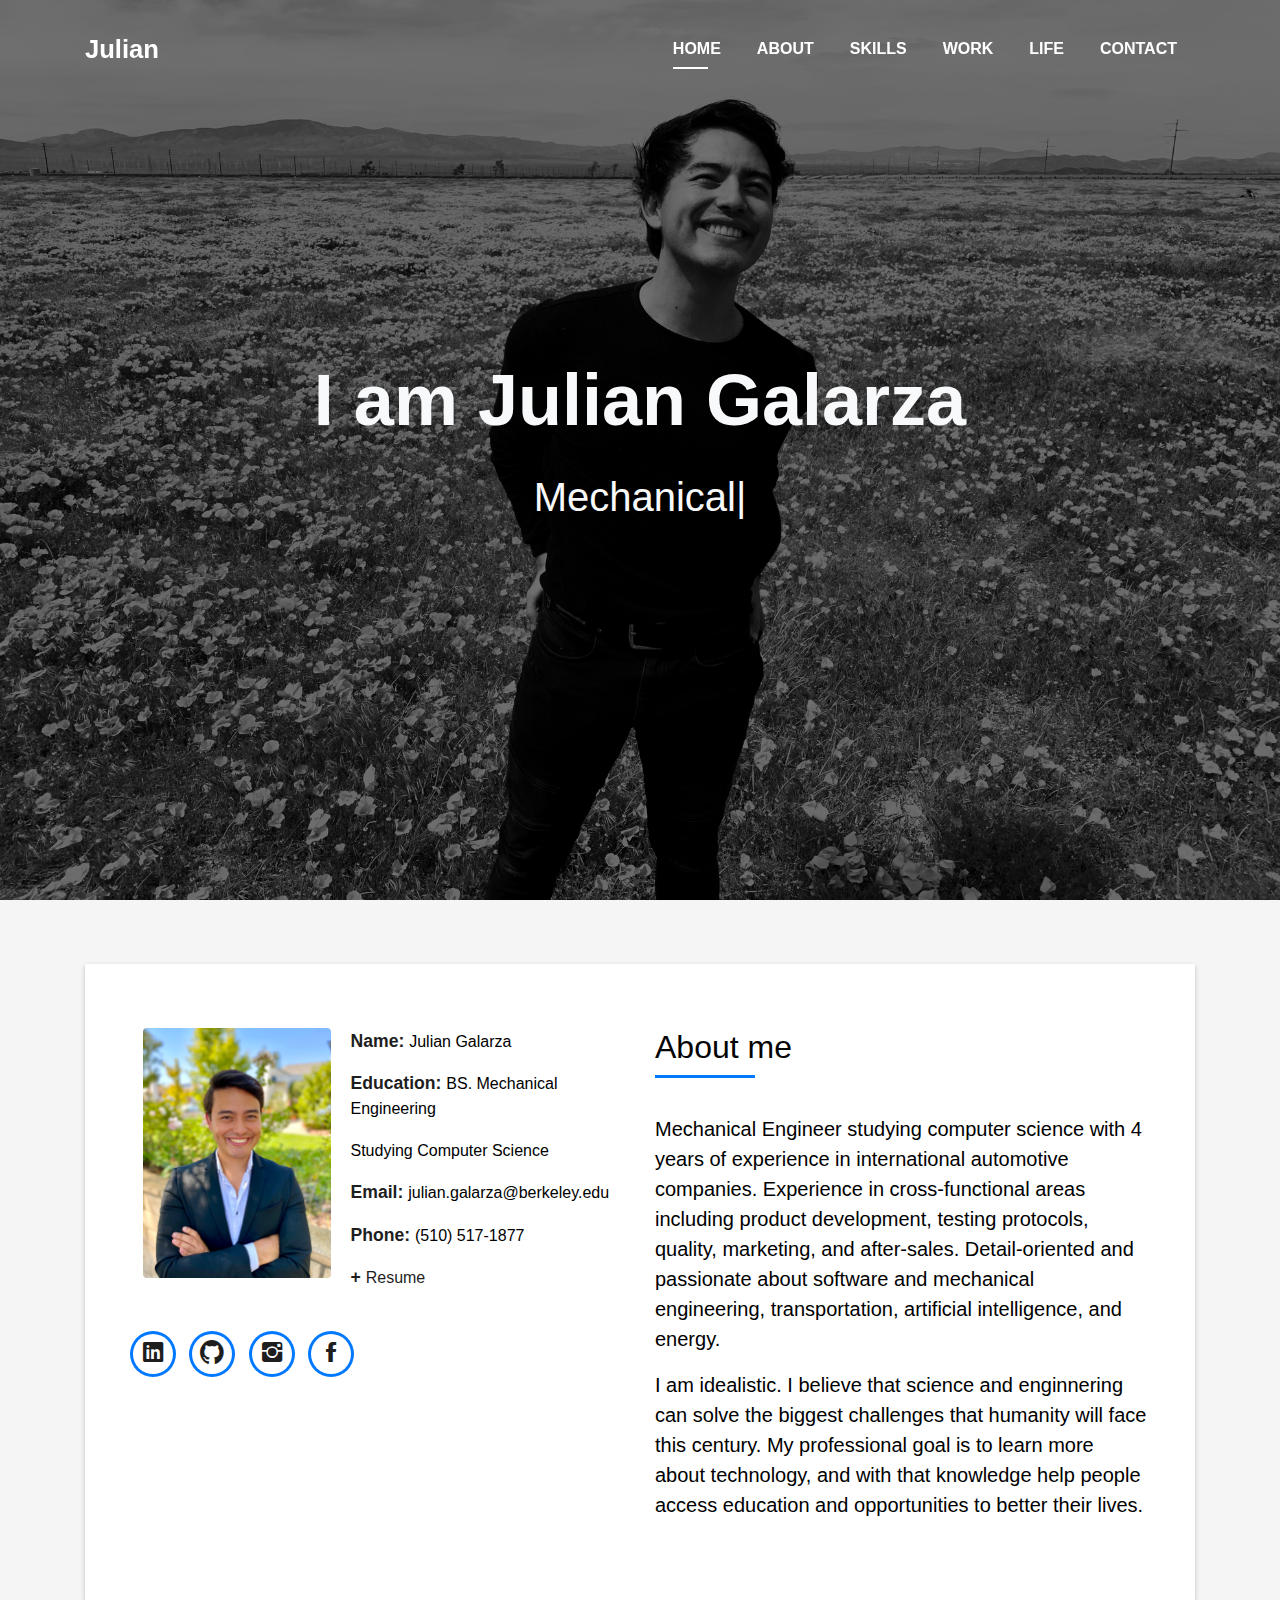
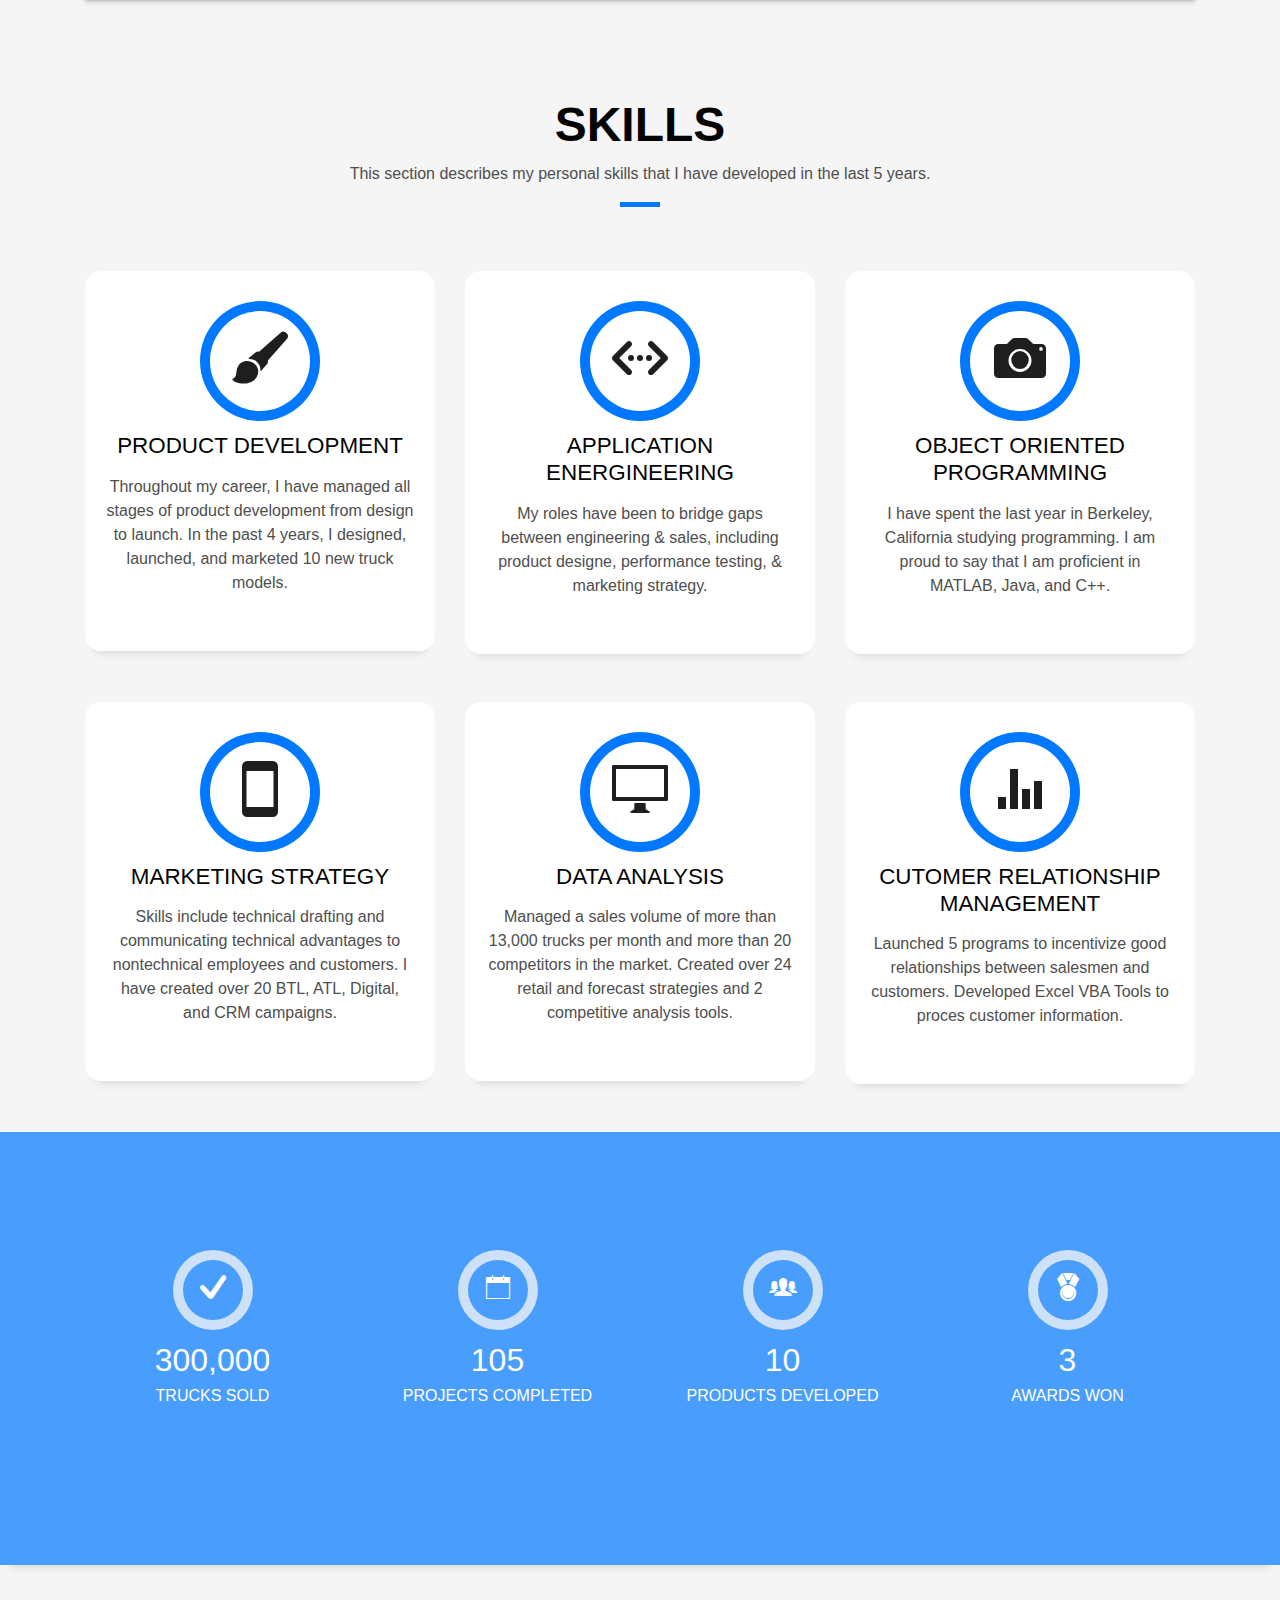
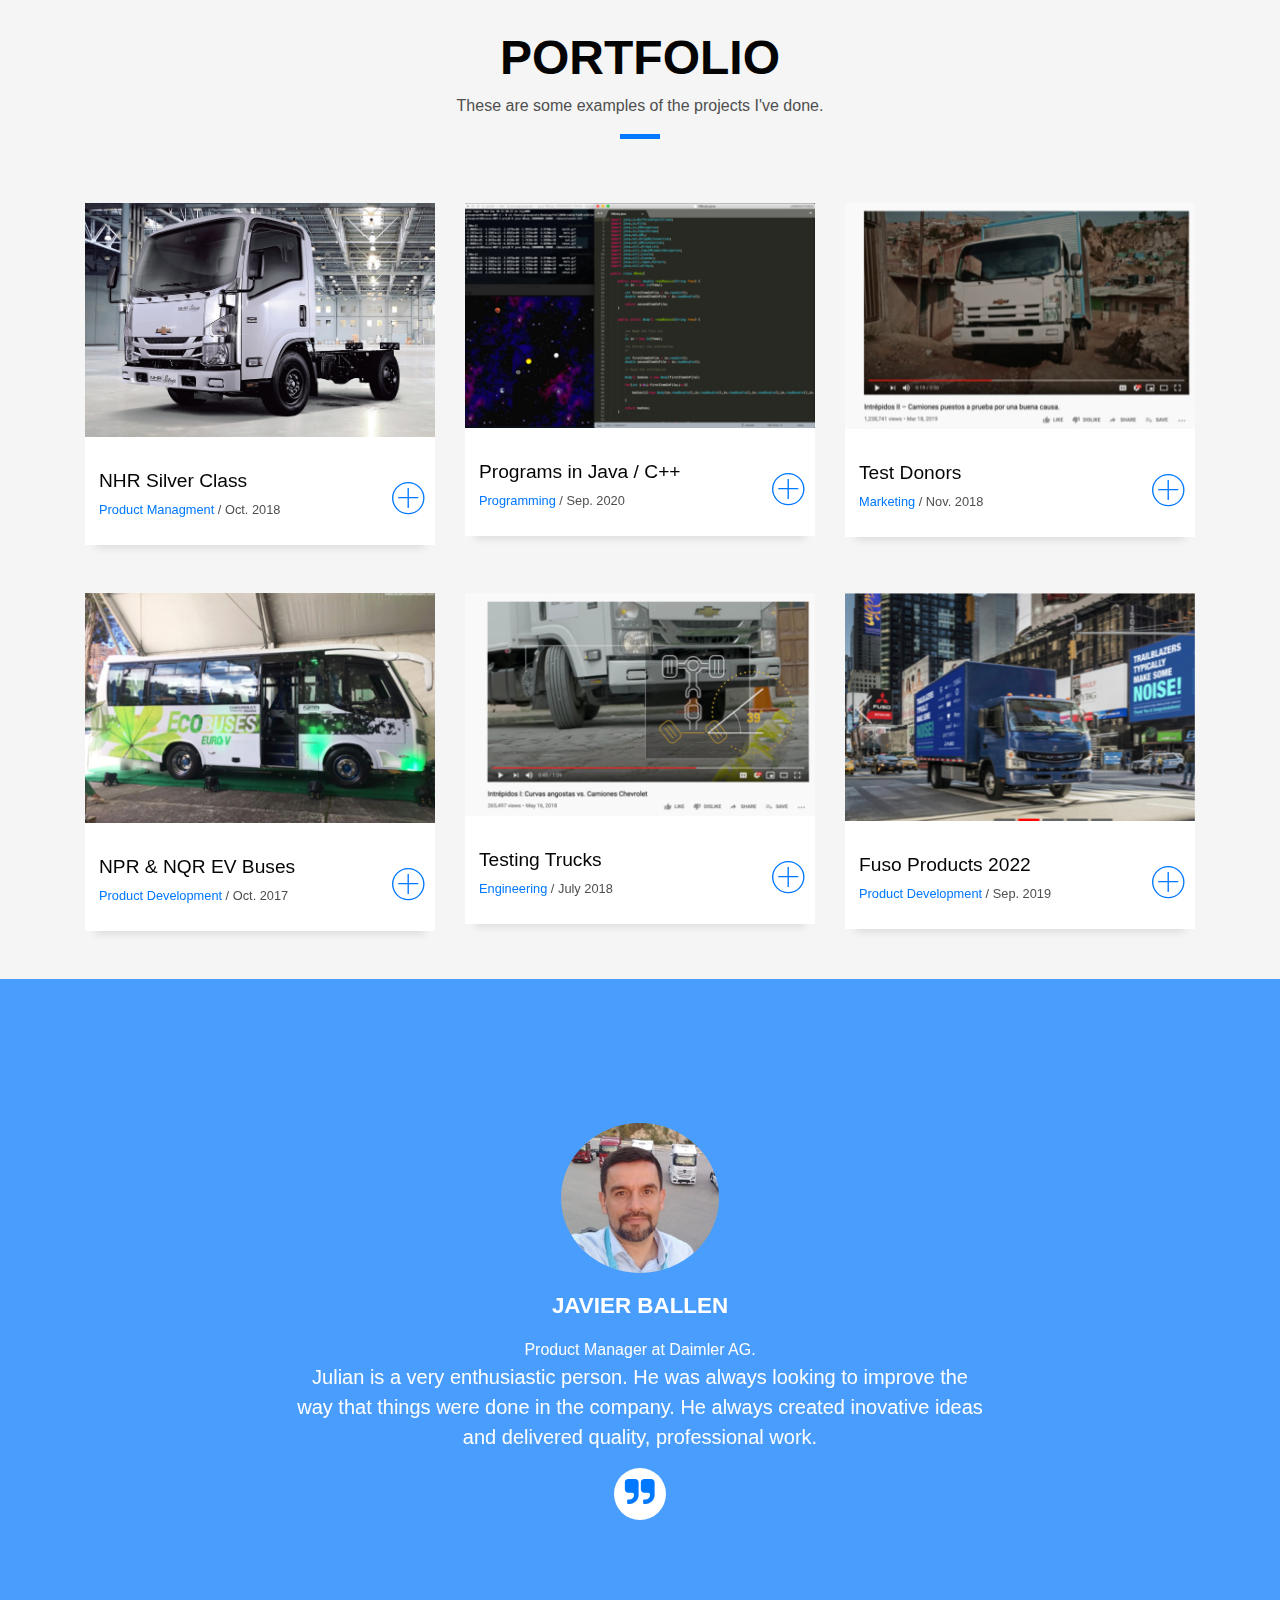
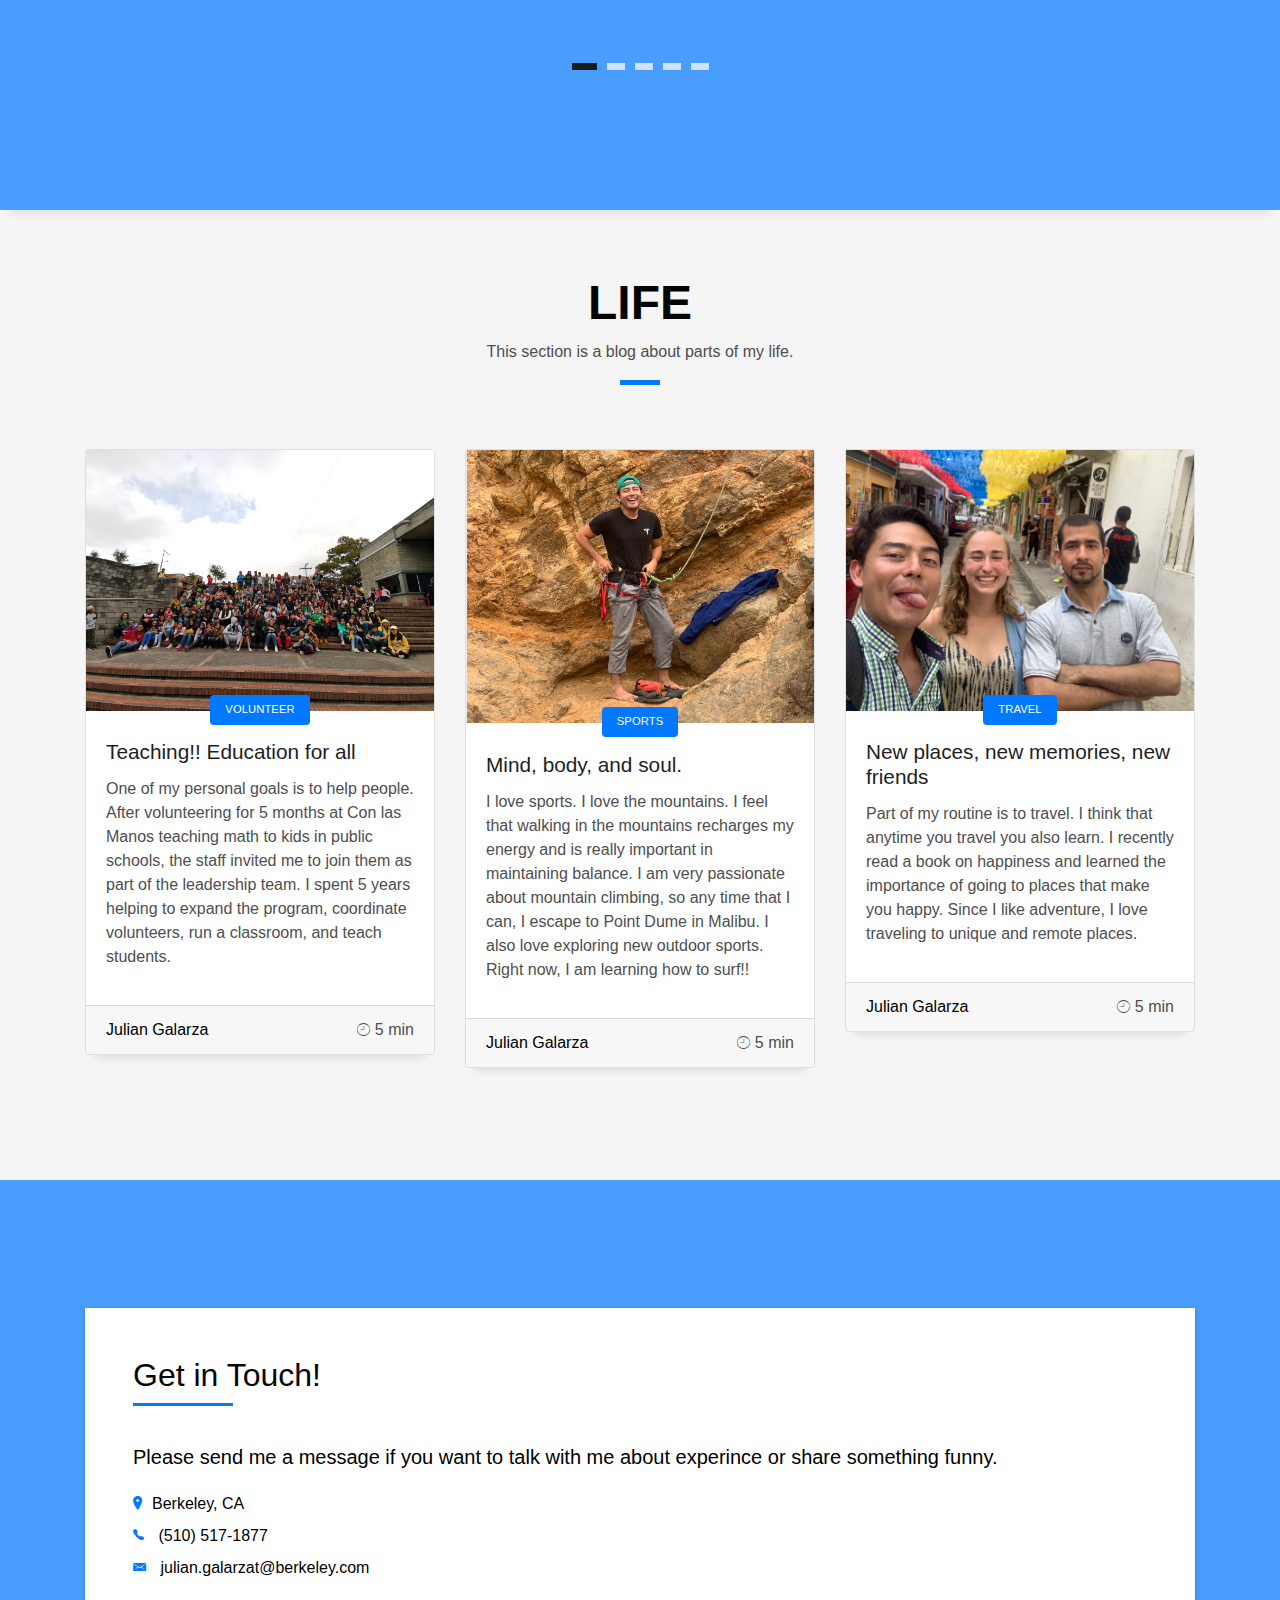
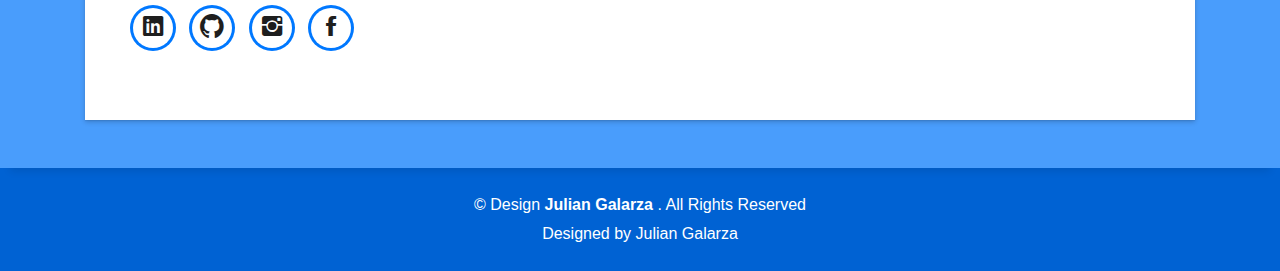
<file: index.html>
<!DOCTYPE html>
<html lang="en">

<head>
  <meta charset="utf-8">
  <meta content="width=device-width, initial-scale=1.0" name="viewport">

  <title>Julian Galarza</title>
  <meta content="" name="descriptison">
  <meta content="" name="keywords">

  <!-- Favicons -->
  <link href="assets/img/favicon.png" rel="icon">
  <link href="assets/img/apple-touch-icon.png" rel="apple-touch-icon">


  <!-- Vendor CSS Files -->
  <link href="assets/vendor/bootstrap/css/bootstrap.min.css" rel="stylesheet">
  <link href="assets/vendor/font-awesome/css/font-awesome.min.css" rel="stylesheet">
  <link href="assets/vendor/ionicons/css/ionicons.min.css" rel="stylesheet">
  <link href="assets/vendor/owl.carousel/assets/owl.carousel.min.css" rel="stylesheet">
  <link href="assets/vendor/venobox/venobox.css" rel="stylesheet">

  <!-- Template Main CSS File -->
  <link href="assets/css/style.css" rel="stylesheet">


</head>

<body id="page-top">

  <!-- ======= Header/ Navbar ======= -->
  <nav class="navbar navbar-b navbar-trans navbar-expand-md fixed-top" id="mainNav">
    <div class="container">
      <a class="navbar-brand js-scroll" href="#page-top">Julian</a>
      <button class="navbar-toggler collapsed" type="button" data-toggle="collapse" data-target="#navbarDefault" aria-controls="navbarDefault" aria-expanded="false" aria-label="Toggle navigation">
        <span></span>
        <span></span>
        <span></span>
      </button>
      <div class="navbar-collapse collapse justify-content-end" id="navbarDefault">
        <ul class="navbar-nav">
          <li class="nav-item">
            <a class="nav-link js-scroll active" href="index.html">Home</a>
          </li>
          <li class="nav-item">
            <a class="nav-link js-scroll" href="#about">About</a>
          </li>
          <li class="nav-item">
            <a class="nav-link js-scroll" href="#service">Skills</a>
          </li>
          <li class="nav-item">
            <a class="nav-link js-scroll" href="#work">Work</a>
          </li>
          <li class="nav-item">
            <a class="nav-link js-scroll" href="#blog">Life</a>
          </li>
          <li class="nav-item">
            <a class="nav-link js-scroll" href="#contact">Contact</a>
          </li>
        </ul>
      </div>
    </div>
  </nav>

  <!-- ======= Intro Section ======= -->
  <div id="home" class="intro route bg-image" style="background-image: url(assets/img/intro-bg.jpg)">
    <div class="overlay-itro"></div>
    <div class="intro-content display-table">
      <div class="table-cell">
        <div class="container">
          <!--<p class="display-6 color-d">Hello, world!</p>-->
          <h1 class="intro-title mb-4">I am Julian Galarza</h1>
          <p class="intro-subtitle"><span class="text-slider-items">Mechanical Engineering, Data Science Analyst, Product Managment, Application Engineering </span><strong class="text-slider"></strong></p>
          <!-- <p class="pt-3"><a class="btn btn-primary btn js-scroll px-4" href="#about" role="button">Learn More</a></p> -->
        </div>
      </div>
    </div>
  </div><!-- End Intro Section -->

  <main id="main">

    <!-- ======= About Section ======= -->
    <section id="about" class="about-mf sect-pt4 route">
      <div class="container">
        <div class="row">
          <div class="col-sm-12">
            <div class="box-shadow-full">
              <div class="row">
                <div class="col-md-6">
                  <div class="row">
                    <div class="col-sm-6 col-md-5">
                      <div class="about-img">
                        <img src="assets/img/profile.jpg" class="img-fluid rounded b-shadow-a" alt="">
                      </div>
                    </div>

                    <div class="col-sm-6 col-md-7">
                      <div class="about-info">
                        <p><span class="title-s">Name: </span> <span>Julian Galarza</span></p>
                        <p><span class="title-s">Education: </span> <span> BS. Mechanical Engineering </span></p>
                        <p><span class="title-s">           </span> <span> Studying Computer Science  </span></p>
                        <p><span class="title-s">Email: </span> <span>julian.galarza@berkeley.edu</span></p>
                        <p><span class="title-s">Phone: </span> <span>(510) 517-1877</span></p>
                        <p><span class="title-s">+ </span> <span><a href="https://drive.google.com/file/d/1xn-axnzr90tZC3TbX-TNs-j6NE36Glq1/view?usp=sharing">Resume</a></span></p>
                      </div>
                    </div>
                  </div>

                  <div class="socials">
                       <ul>
                        <li><a href="https://www.linkedin.com/in/julian-camilo-galarza/"><span class="ico-circle"><i class="ion-social-linkedin"></i></span></a></li>
                        <li><a href="https://github.com/juliankmilogg/juliankmilogg.github.io"><span class="ico-circle"><i class="ion-social-github"></i></span></a></li>
                        <li><a href="https://www.instagram.com/"><span class="ico-circle"><i class="ion-social-instagram"></i></span></a></li>
                        <li><a href="https://www.facebook.com/juliankmilogg"><span class="ico-circle"><i class="ion-social-facebook"></i></span></a></li>
                      </ul>
                    
        
                  </div>
                </div>
                <div class="col-md-6">
                  <div class="about-me pt-4 pt-md-0">
                    <div class="title-box-2">
                      <h5 class="title-left">
                        About me
                      </h5>
                    </div>
                    <p class="lead">
                      Mechanical Engineer studying computer science with 4 years of experience in international automotive companies. 
                      Experience in cross-functional areas including product development, testing protocols, quality, marketing, and after-sales. 
                      Detail-oriented and passionate about software and mechanical engineering, transportation, artificial intelligence, and energy.
                    </p>
                    <p class="lead">
                      I am idealistic. I believe that science and enginnering can solve the biggest challenges that humanity will face this century. 
                      My professional goal is to learn more about technology, and with that knowledge help people access education and opportunities to better their lives. 
                    </p>

                  </div>
                </div>
              </div>
            </div>
          </div>
        </div>
      </div>
    </section><!-- End About Section -->

    <!-- ======= Services Section ======= -->
    <section id="service" class="services-mf pt-5 route">
      <div class="container">
        <div class="row">
          <div class="col-sm-12">
            <div class="title-box text-center">
              <h3 class="title-a">
                skills
              </h3>
              <p class="subtitle-a">
                This section describes my personal skills that I have developed in the last 5 years.
              </p>
              <div class="line-mf"></div>
            </div>
          </div>
        </div>
        <div class="row">
          <div class="col-md-4">
            <div class="service-box">
              <div class="service-ico">
                <span class="ico-circle"><i class="ion-paintbrush"></i></span>
              </div>
              <div class="service-content">
                <h2 class="s-title">Product Development</h2>
                <p class="s-description text-center">
                  Throughout my career, I have managed all stages of product development from design to launch.
                  In the past 4 years, I designed, launched, and marketed 10 new truck models. 
                </p>
              </div>
            </div>
          </div>
          <div class="col-md-4">
            <div class="service-box">
              <div class="service-ico">
                <span class="ico-circle"><i class="ion-code-working"></i></span> 
              </div>
              <div class="service-content">
                <h2 class="s-title">Application Energineering</h2>
                <p class="s-description text-center">
                  My roles have been to bridge gaps between engineering & sales, including product designe, performance testing, & marketing strategy.
                  
                </p>
              </div>
            </div>
          </div>
          <div class="col-md-4">
            <div class="service-box">
              <div class="service-ico">
                <span class="ico-circle"><i class="ion-camera"></i></span>
              </div>
              <div class="service-content">
                <h2 class="s-title">Object Oriented Programming</h2>
                <p class="s-description text-center">
                  I have spent the last year in Berkeley, California studying programming. 
                  I am proud to say that I am proficient in MATLAB, Java, and C++. 
                 
                </p>
              </div>
            </div>
          </div>
          <div class="col-md-4">
            <div class="service-box">
              <div class="service-ico">
                <span class="ico-circle"><i class="ion-android-phone-portrait"></i></span>
              </div>
              <div class="service-content">
                <h2 class="s-title">Marketing Strategy</h2>
                <p class="s-description text-center">
                  Skills include technical drafting and communicating technical advantages to nontechnical employees and customers. 
                  I have created over 20 BTL, ATL, Digital, and CRM campaigns.
                  
                </p>
              </div>
            </div>
          </div>
          <div class="col-md-4">
            <div class="service-box">
              <div class="service-ico">
                <span class="ico-circle"><i class="ion-monitor"></i></span>
              </div>
              <div class="service-content">
                <h2 class="s-title">Data Analysis</h2>
                <p class="s-description text-center">
                  Managed a sales volume of more than 13,000 trucks per month and more than 20 competitors in the market. 
                  Created over 24 retail and forecast strategies and 2 competitive analysis tools.  
                </p>
              </div>
            </div>
          </div>
          <div class="col-md-4">
            <div class="service-box">
              <div class="service-ico">
                <span class="ico-circle"><i class="ion-stats-bars"></i></span>
              </div>
              <div class="service-content">
                <h2 class="s-title">Cutomer Relationship Management</h2>
                <p class="s-description text-center">
                  Launched 5 programs to incentivize good 
                  relationships between salesmen and customers. Developed Excel VBA Tools to proces customer information.
                </p>
              </div>
            </div>
          </div>
        </div>
      </div>
    </section><!-- End Services Section -->

    <!-- ======= Counter Section ======= -->
    <div class="section-counter paralax-mf bg-image" style="background-image: url(assets/img/counters-bg.jpg)">
      <div class="overlay-mf"></div>
      <div class="container">
        <div class="row">
          <div class="col-sm-3 col-lg-3">
            <div class="counter-box counter-box pt-4 pt-md-0">
              <div class="counter-ico">
                <span class="ico-circle"><i class="ion-checkmark-round"></i></span>
              </div>
              <div class="counter-num">
                <p class="counter">300,000</p>
                <span class="counter-text">TRUCKS SOLD</span>
              </div>
            </div>
          </div>
          <div class="col-sm-3 col-lg-3">
            <div class="counter-box pt-4 pt-md-0">
              <div class="counter-ico">
                <span class="ico-circle"><i class="ion-ios-calendar-outline"></i></span>
              </div>
              <div class="counter-num">
                <p class="counter">105</p>
                <span class="counter-text">PROJECTS COMPLETED</span>
              </div>
            </div>
          </div>
          <div class="col-sm-3 col-lg-3">
            <div class="counter-box pt-4 pt-md-0">
              <div class="counter-ico">
                <span class="ico-circle"><i class="ion-ios-people"></i></span>
              </div>
              <div class="counter-num">
                <p class="counter">10</p>
                <span class="counter-text">PRODUCTS DEVELOPED</span>
              </div>
            </div>
          </div>
          <div class="col-sm-3 col-lg-3">
            <div class="counter-box pt-4 pt-md-0">
              <div class="counter-ico">
                <span class="ico-circle"><i class="ion-ribbon-a"></i></span>
              </div>
              <div class="counter-num">
                <p class="counter">3</p>
                <span class="counter-text">AWARDS WON</span>
              </div>
            </div>
          </div>
        </div>
      </div>
    </div><!-- End Counter Section -->

    <!-- ======= Portfolio Section ======= -->
    <section id="work" class="portfolio-mf sect-pt4 route">
      <div class="container">
        <div class="row">
          <div class="col-sm-12">
            <div class="title-box text-center">
              <h3 class="title-a">
                Portfolio
              </h3>
              <p class="subtitle-a">
                These are some examples of the projects I've done.
              </p>
              <div class="line-mf"></div>
            </div>
          </div>
        </div>
        <div class="row">
          <div class="col-md-4">
            <div class="work-box">
              <a href="assets/img/work-1.jpg" data-gall="portfolioGallery" class="venobox">
                <div class="work-img">
                  <img src="assets/img/work-1.jpg" alt="" class="img-fluid">
                </div>
              </a>
              <div class="work-content">
                <div class="row">
                  <div class="col-sm-8">
                    <h2 class="w-title">NHR Silver Class</h2>
                    <div class="w-more">
                      <span class="w-ctegory">Product Managment</span> / <span class="w-date">Oct. 2018</span>
                    </div>
                  </div>
                  <div class="col-sm-4">
                    <div class="w-like">
                      <a href="portfolio-details-1.html"> <span class="ion-ios-plus-outline"></span></a>
                    </div>
                  </div>
                </div>
              </div>
            </div>
          </div>
          <div class="col-md-4">
            <div class="work-box">
              <a href="assets/img/work-4.jpg" data-gall="portfolioGallery" class="venobox">
                <div class="work-img">
                  <img src="assets/img/work-4.jpg" alt="" class="img-fluid">
                </div>
              </a>
              <div class="work-content">
                <div class="row">
                  <div class="col-sm-8">
                    <h2 class="w-title">Programs in Java / C++</h2>
                    <div class="w-more">
                      <span class="w-ctegory">Programming</span> / <span class="w-date">Sep. 2020</span>
                    </div>
                  </div>
                  <div class="col-sm-4">
                    <div class="w-like">
                      <a href="portfolio-details-4.html"> <span class="ion-ios-plus-outline"></span></a>
                    </div>
                  </div>
                </div>
              </div>
            </div>
          </div>
          <div class="col-md-4">
            <div class="work-box">
              <a href="assets/img/work-6.jpg" data-gall="portfolioGallery" class="venobox">
                <div class="work-img">
                  <img src="assets/img/work-6.jpg" alt="" class="img-fluid">
                </div>
              </a>
              <div class="work-content">
                <div class="row">
                  <div class="col-sm-8">
                    <h2 class="w-title">Test Donors</h2>
                    <div class="w-more">
                      <span class="w-ctegory">Marketing</span> / <span class="w-date">Nov. 2018</span>
                    </div>
                  </div>
                  <div class="col-sm-4">
                    <div class="w-like">
                      <a href="portfolio-details-6.html"> <span class="ion-ios-plus-outline"></span></a>
                    </div>
                  </div>
                </div>
              </div>
            </div>
          </div>
          <div class="col-md-4">
            <div class="work-box">
              <a href="assets/img/work-2.jpg" data-gall="portfolioGallery" class="venobox">
                <div class="work-img">
                  <img src="assets/img/work-2.jpg" alt="" class="img-fluid">
                </div>
              </a>
               <div class="work-content">
                <div class="row">
                  <div class="col-sm-8">
                    <h2 class="w-title">NPR & NQR EV Buses</h2>
                    <div class="w-more">
                      <span class="w-ctegory">Product Development</span> / <span class="w-date">Oct. 2017</span>
                    </div>
                  </div>
                  <div class="col-sm-4">
                    <div class="w-like">
                      <a href="portfolio-details-2.html"> <span class="ion-ios-plus-outline"></span></a>
                    </div>
                  </div>
                </div>
              </div>
            </div>
          </div>
          <div class="col-md-4">
            <div class="work-box">
              <a href="assets/img/work-5.jpg" data-gall="portfolioGallery" class="venobox">
                <div class="work-img">
                  <img src="assets/img/work-5.jpg" alt="" class="img-fluid">
                </div>
              </a>
              <div class="work-content">
                <div class="row">
                  <div class="col-sm-8">
                    <h2 class="w-title">Testing Trucks</h2>
                    <div class="w-more">
                      <span class="w-ctegory">Engineering</span> / <span class="w-date">July 2018</span>
                    </div>
                  </div>
                  <div class="col-sm-4">
                    <div class="w-like">
                      <a href="portfolio-details-5.html"> <span class="ion-ios-plus-outline"></span></a>
                    </div>
                  </div>
                </div>
              </div>
            </div>
          </div>
          <div class="col-md-4">
            <div class="work-box">
              <a href="assets/img/work-3.jpg" data-gall="portfolioGallery" class="venobox">
                <div class="work-img">
                  <img src="assets/img/work-3.jpg" alt="" class="img-fluid">
                </div>
              </a>
              <div class="work-content">
                <div class="row">
                  <div class="col-sm-8">
                    <h2 class="w-title">Fuso Products 2022</h2>
                    <div class="w-more">
                      <span class="w-ctegory">Product Development</span> / <span class="w-date">Sep. 2019</span>
                    </div>
                  </div>
                  <div class="col-sm-4">
                    <div class="w-like">
                      <a href="portfolio-details-3.html"> <span class="ion-ios-plus-outline"></span></a>
                    </div>
                  </div>
                </div>
              </div>
            </div>
          </div>
          
        </div>
      </div>
    </section><!-- End Portfolio Section -->

    <!-- ======= Testimonials Section ======= -->
    <div class="testimonials paralax-mf bg-image" style="background-image: url(assets/img/overlay-bg.jpg)">
      <div class="overlay-mf"></div>
      <div class="container">
        <div class="row">
          <div class="col-md-12">
            <div id="testimonial-mf" class="owl-carousel owl-theme">
              <div class="testimonial-box">
                <div class="author-test">
                  <img src="assets/img/testimonial-1.jpg" alt="" class="rounded-circle b-shadow-a">
                  <span class="author">Javier Ballen</span>
                  <span class="content-test">Product Manager at Daimler AG. </span>
                </div>
                <div class="content-test">
                  <p class="description lead">
                    Julian is a very enthusiastic person. He was always looking to improve the way that things were done in the company.
                   He always created inovative ideas and delivered quality, professional work.
                  </p>
                  <span class="comit"><i class="fa fa-quote-right"></i></span>
                </div>
                </div>
                <div class="testimonial-box">
                <div class="author-test">
                  <img src="assets/img/testimonial-2.jpg" alt="" class="rounded-circle b-shadow-a">
                  <span class="author">Felipe Colmenares</span>
                  <span class="content-test">CFO in Health Engineering Design </span>
                </div>
                <div class="content-test">
                  <p class="description lead">
                    Julián has worked as a business analyst in the transportation sector. He has a great ability to process and 
                    analyze data. He also has a unique ability to develop commercial offers that 
                    are adjusted to specific market opportunities. His capacity for integration and teamwork are shown both in his work experiences
                     and volunteer projects. He has a great ability to plan and execute projects and initiatives, both professional and social. He is 
                     an integral leader in any team he is on.
                  </p>
                  <span class="comit"><i class="fa fa-quote-right"></i></span>
                </div>
                </div>
                <div class="testimonial-box">
                <div class="author-test">
                  <img src="assets/img/testimonial-3.jpg" alt="" class="rounded-circle b-shadow-a">
                  <span class="author">Carlos Amaris</span>
                  <span class="content-test">Electric & Gas Engineer</span>
                </div>
                <div class="content-test">
                  <p class="description lead">
                    Julian is a committed and disciplined person. He always gives the best of himself and is an honest, responsible, 
                    curious person with very creative ideas.
                  </p>
                  <span class="comit"><i class="fa fa-quote-right"></i></span>
                </div>
                </div>
                <div class="testimonial-box">
                <div class="author-test">
                  <img src="assets/img/testimonial-4.jpg" alt="" class="rounded-circle b-shadow-a">
                  <span class="author">Camilo Carvajal</span>
                  <span class="content-test"> Retail Coordinator at General Motors</span>
                </div>
                <div class="content-test">
                  <p class="description lead">
                    Tireless worker and very creative! Julian is one of the smartest people I have met and is very hardworking. I can recommend him as a Mechanical Engineer, 
                    Programming Engineer, and Product Manager.
                  </p>
                  <span class="comit"><i class="fa fa-quote-right"></i></span>
                </div>
              </div>
              <div class="testimonial-box">
                <div class="author-test">
                  <img src="assets/img/testimonial-5.jpg" alt="" class="rounded-circle b-shadow-a">
                  <span class="author">Jessica Lamprea</span>
                  <span class="content-test">Product Coordinator at Daimler AG.</span>
                </div>
                <div class="content-test">
                  <p class="description lead">
                    Brilliant and Committed! I worked with Julian for around 6 months. However, in that time he achieved many differents goals within Fuso.
                    It was very impressive that in that time he developed all of the educational and marketing materials for the brand, including for future planned products. 
                  </p>
                  <span class="comit"><i class="fa fa-quote-right"></i></span>
                </div>
              </div>
            </div>
          </div>
        </div>
      </div>
    </div><!-- End Testimonials Section -->

    <!-- ======= Blog Section ======= -->
    <section id="blog" class="blog-mf sect-pt4 route">
      <div class="container">
        <div class="row">
          <div class="col-sm-12">
            <div class="title-box text-center">
              <h3 class="title-a">
                Life
              </h3>
              <p class="subtitle-a">
                This section is a blog about parts of my life.
              </p>
              <div class="line-mf"></div>
            </div>
          </div>
        </div>
        <div class="row">
          <div class="col-md-4">
            <div class="card card-blog">
              <div class="card-img">
                <a href="blog-single1.html"><img src="assets/img/fundacion.jpg" alt="" class="img-fluid"></a>
              </div>
              <div class="card-body">
                <div class="card-category-box">
                  <div class="card-category">
                    <h6 class="category">Volunteer</h6>
                  </div>
                </div>
                <h3 class="card-title"><a href="blog-single1.html">Teaching!! Education for all</a></h3>
                <p class="card-description">
                  One of my personal goals is to help people. After volunteering for 5 months at Con las Manos teaching math to kids in public schools,
                  the staff invited me to join them as part of the leadership team.
                  I spent 5 years helping to expand the program, coordinate volunteers, run a classroom, and teach students.
                </p>
              </div>
              <div class="card-footer">
                <div class="post-author">
                    <span class="author">Julian Galarza</span>
                  </a>
                </div>
                <div class="post-date">
                  <span class="ion-ios-clock-outline"></span> 5 min
                </div>
              </div>
            </div>
          </div>
          <div class="col-md-4">
            <div class="card card-blog">
              <div class="card-img">
                <a href="blog-single2.html"><img src="assets/img/sport8.jpg" alt="" class="img-fluid"></a>
              </div>
              <div class="card-body">
                <div class="card-category-box">
                  <div class="card-category">
                    <h6 class="category">Sports</h6>
                  </div>
                </div>
                <h3 class="card-title"><a href="blog-single2.html">Mind, body, and soul.</a></h3>
                <p class="card-description">
                  I love sports. I love the mountains. I feel that walking in the mountains recharges my energy 
                   and is really important in maintaining balance. I am very passionate about mountain climbing, so 
                  any time that I can, I escape to Point Dume in Malibu. I also love exploring new outdoor sports.
                  Right now, I am learning how to surf!!
                </p>
              </div>
              <div class="card-footer">
                <div class="post-author">
                    <span class="author">Julian Galarza</span>
                  </a>
                </div>
                <div class="post-date">
                  <span class="ion-ios-clock-outline"></span> 5 min
                </div>
              </div>
            </div>
          </div>
          <div class="col-md-4">
            <div class="card card-blog">
              <div class="card-img">
                <a href="blog-single3.html"><img src="assets/img/travel.jpg" alt="" class="img-fluid"></a>
              </div>
              <div class="card-body">
                <div class="card-category-box">
                  <div class="card-category">
                    <h6 class="category">Travel</h6>
                  </div>
                </div>
                <h3 class="card-title"><a href="blog-single3.html">New places, new memories, new friends</a></h3>
                <p class="card-description">
                 Part of my routine is to travel. I think that anytime you travel you also learn.
                 I recently read a book on happiness and learned the importance of going to places that make you happy. 
                 Since I like adventure, I love traveling to unique and remote places.
                </p>
              </div>
              <div class="card-footer">
                <div class="post-author">
                    <span class="author">Julian Galarza</span>
                  </a>
                </div>
                <div class="post-date">
                  <span class="ion-ios-clock-outline"></span> 5 min
                </div>
              </div>
            </div>
          </div>
        </div>
      </div>
    </section><!-- End Blog Section -->

    <!-- ======= Contact Section ======= -->
    <section class="paralax-mf footer-paralax bg-image sect-mt4 route" style="background-image: url(assets/img/overlay-bg.jpg)">
      <div class="overlay-mf"></div>
      <div class="container">
        <div class="row">
          <div class="col-sm-12">
            <div class="contact-mf">
              <div id="contact" class="box-shadow-full">

                    <div class="title-box-2 pt-4 pt-md-0">
                      <h5 class="title-left">
                        Get in Touch!
                      </h5>
                    </div>
                    <div class="more-info">
                      <p class="lead">
                        Please send me a message if you want to talk with me about experince or share something funny. 
                      </p>
                      <ul class="list-ico">
                        <li><span class="ion-ios-location"></span>Berkeley, CA</li>
                        <li><span class="ion-ios-telephone"></span> (510) 517-1877</li>
                        <li><span class="ion-email"></span> julian.galarzat@berkeley.com</li>
                      </ul>
                    </div>
                    <div class="socials">
                      <ul>
                        <li><a href="https://www.linkedin.com/in/julian-camilo-galarza/"><span class="ico-circle"><i class="ion-social-linkedin"></i></span></a></li>
                        <li><a href="https://github.com/juliankmilogg/juliankmilogg.github.io"><span class="ico-circle"><i class="ion-social-github"></i></span></a></li>
                        <li><a href="https://www.instagram.com/"><span class="ico-circle"><i class="ion-social-instagram"></i></span></a></li>
                        <li><a href="https://www.facebook.com/juliankmilogg"><span class="ico-circle"><i class="ion-social-facebook"></i></span></a></li>
                      </ul>
                    </div>
                  </div>
                </div>
              </div>
            </div>
          </div>
        </div>
      </div>
    </section><!-- End Contact Section -->

  </main><!-- End #main -->

  <!-- ======= Footer ======= -->
  <footer>
    <div class="container">
      <div class="row">
        <div class="col-sm-12">
          <div class="copyright-box">
            <p class="copyright">&copy; Design <strong>Julian Galarza </strong>. All Rights Reserved</p>
            <div class="credits">
              Designed by Julian Galarza</a>
            </div>
          </div>
        </div>
      </div>
    </div>
  </footer><!-- End  Footer -->

  <a href="#" class="back-to-top"><i class="fa fa-chevron-up"></i></a>
  <div id="preloader"></div>

  <!-- Vendor JS Files -->
  <script src="assets/vendor/jquery/jquery.min.js"></script>
  <script src="assets/vendor/bootstrap/js/bootstrap.bundle.min.js"></script>
  <script src="assets/vendor/jquery.easing/jquery.easing.min.js"></script>
  <script src="assets/vendor/php-email-form/validate.js"></script>
  <script src="assets/vendor/waypoints/jquery.waypoints.min.js"></script>
  <script src="assets/vendor/counterup/jquery.counterup.min.js"></script>
  <script src="assets/vendor/owl.carousel/owl.carousel.min.js"></script>
  <script src="assets/vendor/typed.js/typed.min.js"></script>
  <script src="assets/vendor/venobox/venobox.min.js"></script>

  <!-- Template Main JS File -->
  <script src="assets/js/main.js"></script>

</body>

</html>
</file>
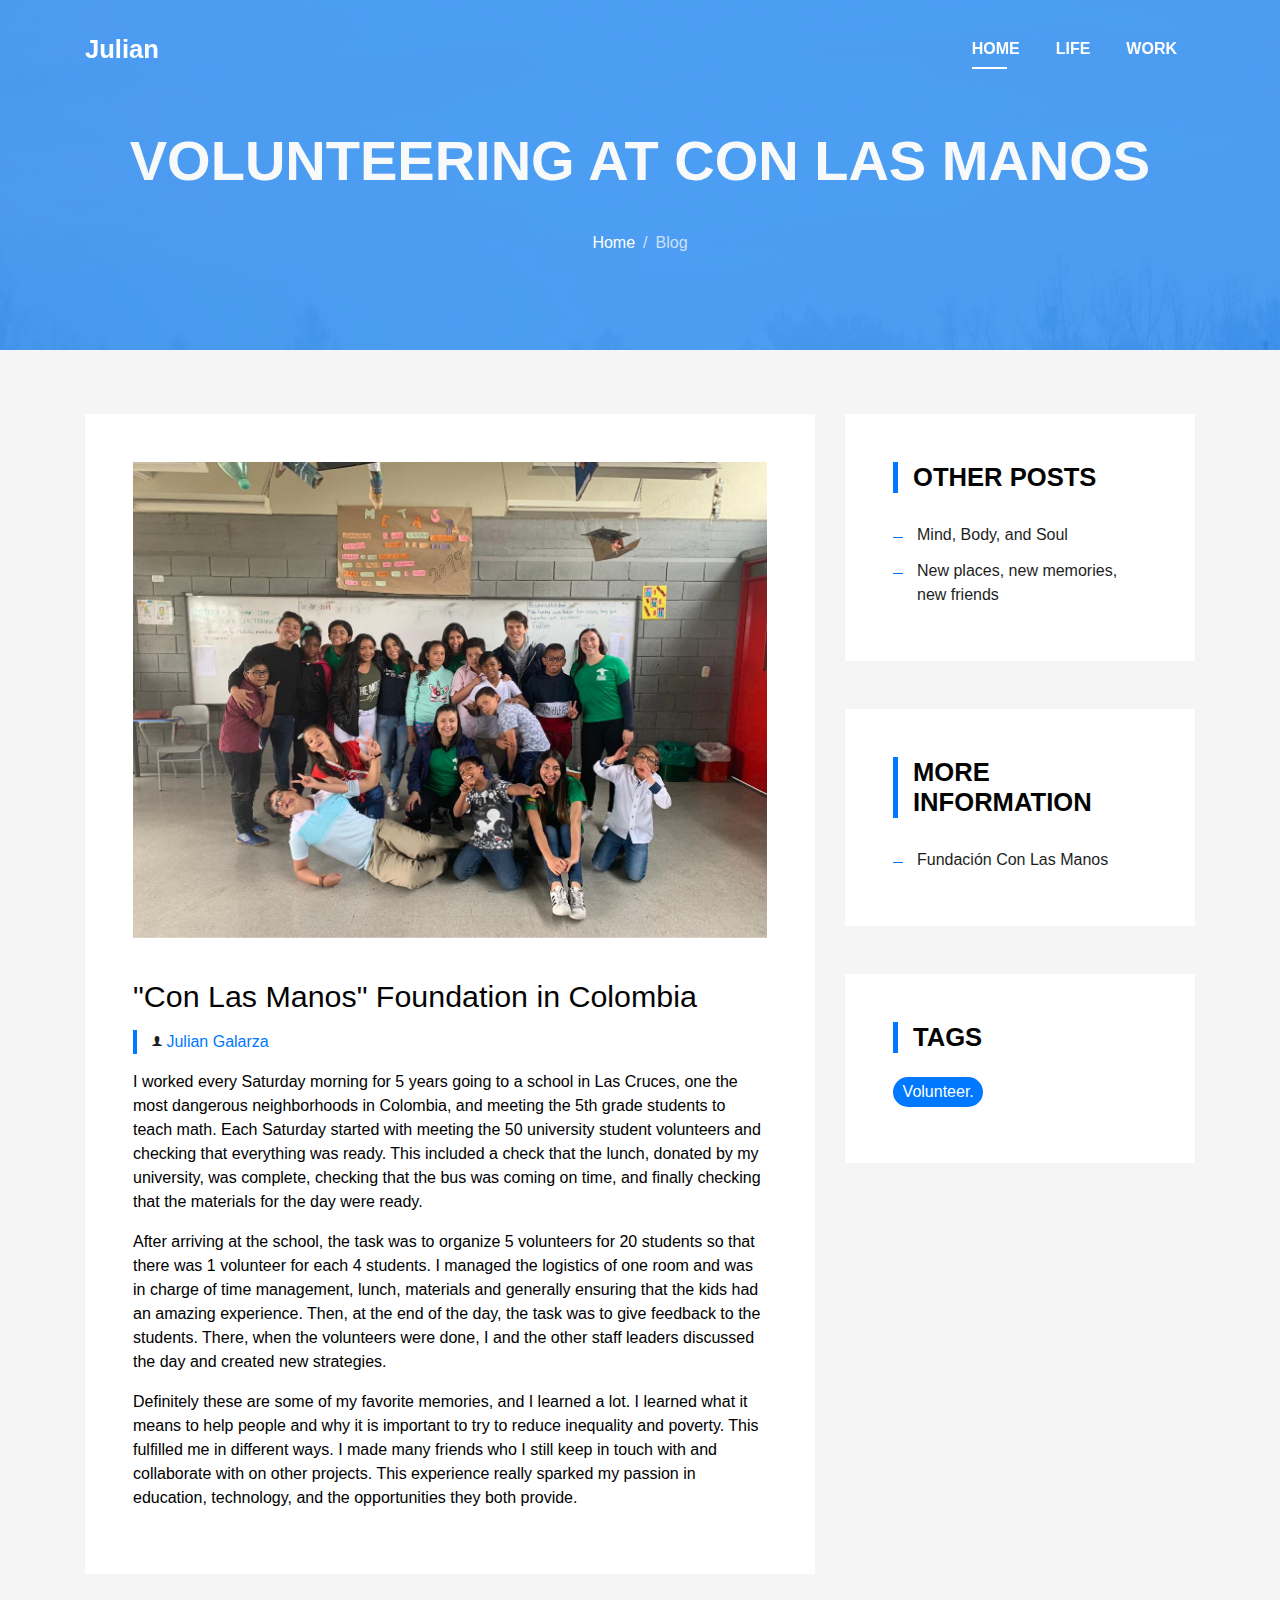
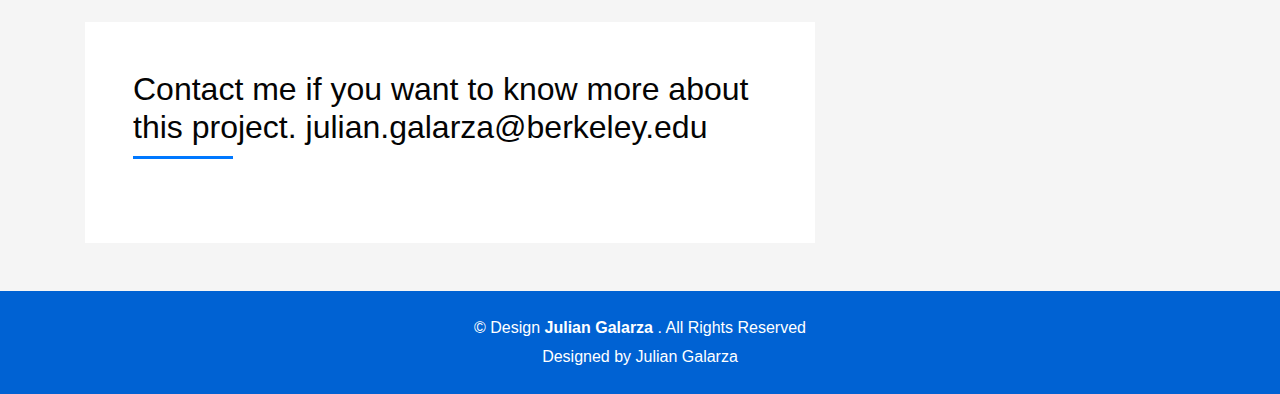
<file: blog-single1.html>
<!DOCTYPE html>
<html lang="en">

<head>
  <meta charset="utf-8">
  <meta content="width=device-width, initial-scale=1.0" name="viewport">

  <title>Con Las Manos - Julian Galarza</title>
  <meta content="" name="descriptison">
  <meta content="" name="keywords">

  <!-- Favicons -->
  <link href="assets/img/favicon.png" rel="icon">
  <link href="assets/img/apple-touch-icon.png" rel="apple-touch-icon">

  <!-- Vendor CSS Files -->
  <link href="assets/vendor/bootstrap/css/bootstrap.min.css" rel="stylesheet">
  <link href="assets/vendor/font-awesome/css/font-awesome.min.css" rel="stylesheet">
  <link href="assets/vendor/ionicons/css/ionicons.min.css" rel="stylesheet">
  <link href="assets/vendor/owl.carousel/assets/owl.carousel.min.css" rel="stylesheet">
  <link href="assets/vendor/venobox/venobox.css" rel="stylesheet">

  <!-- Template Main CSS File -->
  <link href="assets/css/style.css" rel="stylesheet">

</head>

<body id="page-top">

  <!-- ======= Header/ Navbar ======= -->
  <nav class="navbar navbar-b navbar-trans navbar-expand-md fixed-top" id="mainNav">
    <div class="container">
      <a class="navbar-brand js-scroll" href="#page-top">Julian</a>
      <button class="navbar-toggler collapsed" type="button" data-toggle="collapse" data-target="#navbarDefault" aria-controls="navbarDefault" aria-expanded="false" aria-label="Toggle navigation">
        <span></span>
        <span></span>
        <span></span>
      </button>
      <div class="navbar-collapse collapse justify-content-end" id="navbarDefault">
        <ul class="navbar-nav">
          <li class="nav-item">
            <a class="nav-link js-scroll active" href="index.html">Home</a>
          </li>
          <li class="nav-item">
            <a class="nav-link js-scroll" href="index.html#blog">Life</a>
          </li>
          <li class="nav-item">
            <a class="nav-link js-scroll" href="index.html#work">Work</a>
          </li>
        </ul>
      </div>
    </div>
  </nav>

  <div class="intro intro-single route bg-image" style="background-image: url(assets/img/overlay-bg.jpg)">
    <div class="overlay-mf"></div>
    <div class="intro-content display-table">
      <div class="table-cell">
        <div class="container">
          <h2 class="intro-title mb-4">Volunteering at Con Las Manos</h2>
          <ol class="breadcrumb d-flex justify-content-center">
            <li class="breadcrumb-item">
              <a href="index.html">Home</a>
            </li>
            <li class="breadcrumb-item active">Blog</li>
          </ol>
        </div>
      </div>
    </div>
  </div>

  <main id="main">

    <!-- ======= Blog Single Section ======= -->
    <section class="blog-wrapper sect-pt4" id="blog">
      <div class="container">
        <div class="row">
          <div class="col-md-8">
            <div class="post-box">
              <div class="owl-carousel portfolio-details-carousel">
               <img src="assets/img/fundacion5.jpg" class="img-fluid" alt="">
               <img src="assets/img/fundacion7.jpg" class="img-fluid" alt="">
               <img src="assets/img/fundacion4.jpg" class="img-fluid" alt="">
               <img src="assets/img/fundacion1.jpg" class="img-fluid" alt="">
               <img src="assets/img/fundacion6.jpg" class="img-fluid" alt="">
              </div>
              <div class="post-meta">
                <h1 class="article-title">"Con Las Manos" Foundation in Colombia</h1>
                <ul>
                  <li>
                    <span class="ion-ios-person"></span>
                    <a>Julian Galarza</a>
                  </li>
                  
                 
                </ul>
              </div>
              <div class="article-content">
                <p>
                  I worked every Saturday morning for 5 years going to a school in Las Cruces, one the most dangerous neighborhoods in Colombia, and meeting the 5th grade students to teach math. 
                  Each Saturday started with meeting the 50 university student volunteers and checking that everything was ready. This included a check that the lunch, donated by my university, was complete, checking that the bus was coming on time, and finally checking that the materials for the day were ready. 
                </p>
                <p>
                 After arriving at the school, the task was to organize 5 volunteers for 20 students so that there was 1 volunteer for each 4 students. 
                 I managed the logistics of one room and was in charge of time management, lunch, materials and generally ensuring that the kids had an amazing experience. 
                 Then, at the end of the day, the task was to give feedback to the students. There, when the volunteers were done, I and the other staff leaders discussed the day and created new strategies. 
                </p>
                <p>
                  Definitely these are some of my favorite memories, and I learned a lot. 
                  I learned what it means to help people and why it is important to try to reduce inequality and poverty. 
                  This fulfilled me in different ways. I made many friends who I still keep in touch with and collaborate with on other projects. 
                  This experience really sparked my passion in education, technology, and the opportunities they both provide.  
                
                </p>
              </div>
            
            </div>
            <div class="form-comments">
              <div class="title-box-2">
                <h3 class="title-left">
                  Contact me if you want to know more about this project. 
                  julian.galarza@berkeley.edu
                </h3>
              
                </div>
              </form>
            </div>
          </div>
          <div class="col-md-4">
            <div class="widget-sidebar">
              <h5 class="sidebar-title">Other Posts</h5>
              <div class="sidebar-content">
                <ul class="list-sidebar">
                  <li>
                    <a href="blog-single2.html">Mind, Body, and Soul</a>
                  </li>
                  <li>
                    <a href="blog-single3.html">New places, new memories, new friends</a>
                  </li>
                </ul>
              </div>
            </div>
            <div class="widget-sidebar">
              <h5 class="sidebar-title">More Information</h5>
              <div class="sidebar-content">
                <ul class="list-sidebar">
                  <li>
                    <a href="https://conlasmanos.com.co/">Fundación Con Las Manos</a>
                  </li>
                </ul>
              </div>
            </div>
            <div class="widget-sidebar widget-tags">
              <h5 class="sidebar-title">Tags</h5>
              <div class="sidebar-content">
                <ul>
                  <li>
                    <a href="#">Volunteer.</a>
                  </li>
                  
                </ul>
              </div>
            </div>
          </div>
        </div>
      </div>
    </section><!-- End Blog Single Section -->

  </main><!-- End #main -->

  <!-- ======= Footer ======= -->
  <footer>
    <div class="container">
      <div class="row">
        <div class="col-sm-12">
          <div class="copyright-box">
            <p class="copyright">&copy; Design <strong>Julian Galarza </strong>. All Rights Reserved</p>
            <div class="credits">
              Designed by Julian Galarza</a>
            </div>
          </div>
        </div>
      </div>
    </div>
  </footer><!-- End  Footer -->

  <a href="#" class="back-to-top"><i class="fa fa-chevron-up"></i></a>
  <div id="preloader"></div>

  <!-- Vendor JS Files -->
  <script src="assets/vendor/jquery/jquery.min.js"></script>
  <script src="assets/vendor/bootstrap/js/bootstrap.bundle.min.js"></script>
  <script src="assets/vendor/jquery.easing/jquery.easing.min.js"></script>
  <script src="assets/vendor/php-email-form/validate.js"></script>
  <script src="assets/vendor/waypoints/jquery.waypoints.min.js"></script>
  <script src="assets/vendor/counterup/jquery.counterup.min.js"></script>
  <script src="assets/vendor/owl.carousel/owl.carousel.min.js"></script>
  <script src="assets/vendor/typed.js/typed.min.js"></script>
  <script src="assets/vendor/venobox/venobox.min.js"></script>

  <!-- Template Main JS File -->
  <script src="assets/js/main.js"></script>

</body>

</html>
</file>
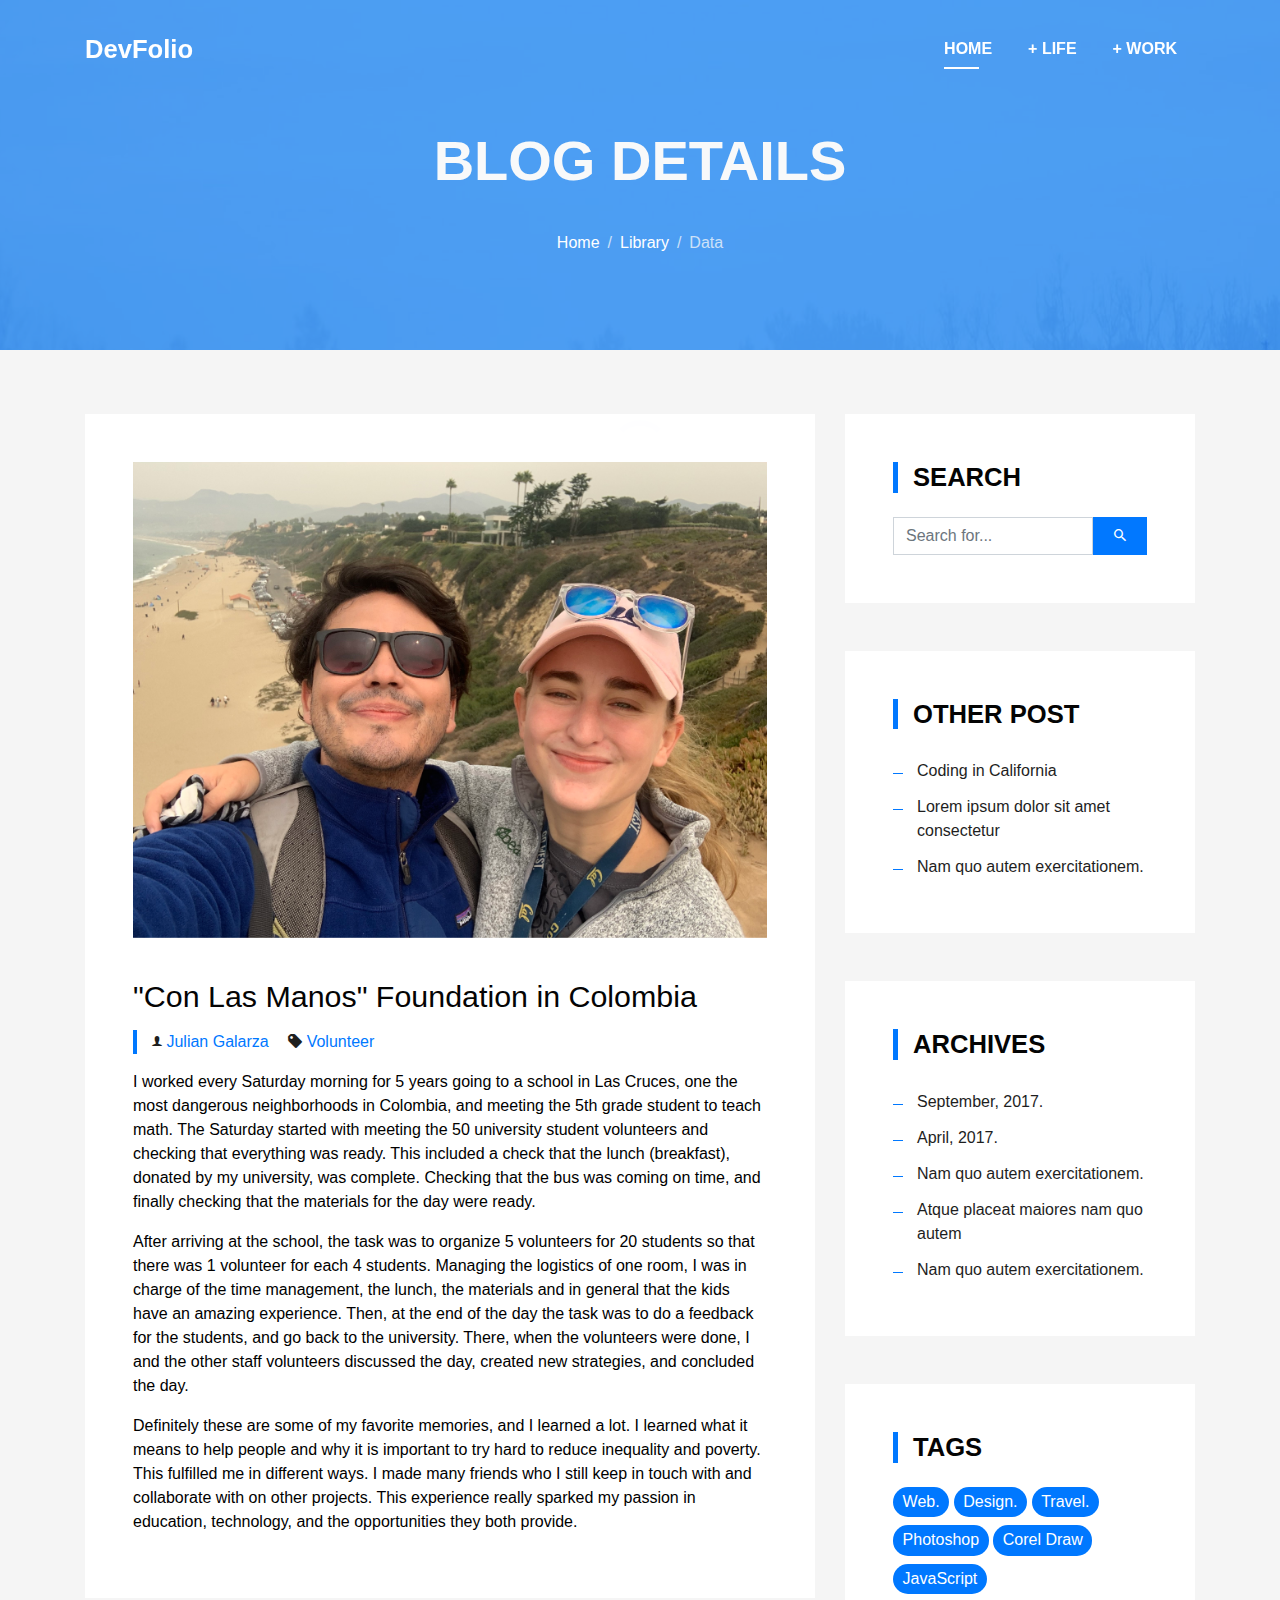
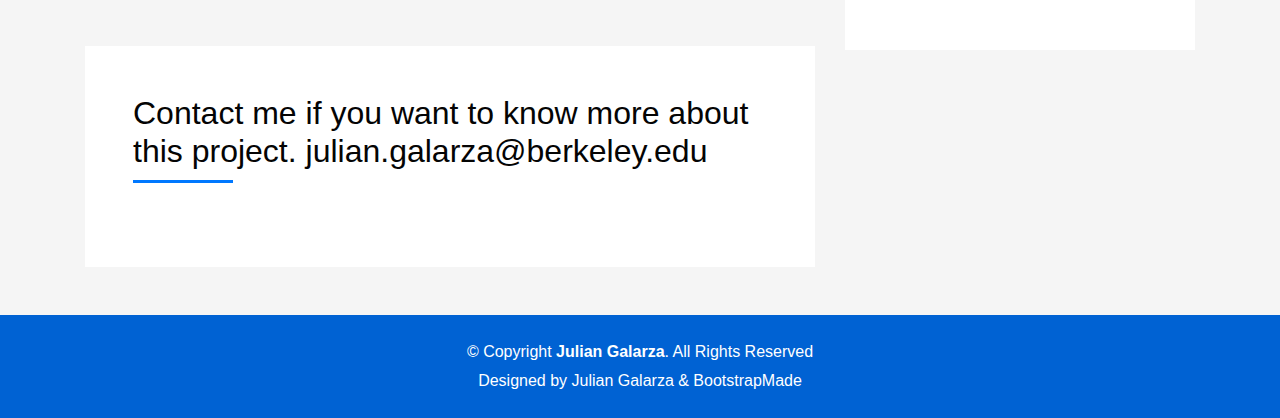
<file: blog-single3.html>
<!DOCTYPE html>
<html lang="en">

<head>
  <meta charset="utf-8">
  <meta content="width=device-width, initial-scale=1.0" name="viewport">

  <title>DevFolio Bootstrap Portfolio Template - Blog Single</title>
  <meta content="" name="descriptison">
  <meta content="" name="keywords">

  <!-- Favicons -->
  <link href="assets/img/favicon.png" rel="icon">
  <link href="assets/img/apple-touch-icon.png" rel="apple-touch-icon">

  <!-- Vendor CSS Files -->
  <link href="assets/vendor/bootstrap/css/bootstrap.min.css" rel="stylesheet">
  <link href="assets/vendor/font-awesome/css/font-awesome.min.css" rel="stylesheet">
  <link href="assets/vendor/ionicons/css/ionicons.min.css" rel="stylesheet">
  <link href="assets/vendor/owl.carousel/assets/owl.carousel.min.css" rel="stylesheet">
  <link href="assets/vendor/venobox/venobox.css" rel="stylesheet">

  <!-- Template Main CSS File -->
  <link href="assets/css/style.css" rel="stylesheet">

  <!-- =======================================================
  * Template Name: DevFolio - v2.3.0
  * Template URL: https://bootstrapmade.com/devfolio-bootstrap-portfolio-html-template/
  * Author: BootstrapMade.com
  * License: https://bootstrapmade.com/license/
  ======================================================== -->
</head>

<body id="page-top">

  <!-- ======= Header/ Navbar ======= -->
  <nav class="navbar navbar-b navbar-trans navbar-expand-md fixed-top" id="mainNav">
    <div class="container">
      <a class="navbar-brand js-scroll" href="#page-top">DevFolio</a>
      <button class="navbar-toggler collapsed" type="button" data-toggle="collapse" data-target="#navbarDefault" aria-controls="navbarDefault" aria-expanded="false" aria-label="Toggle navigation">
        <span></span>
        <span></span>
        <span></span>
      </button>
      <div class="navbar-collapse collapse justify-content-end" id="navbarDefault">
        <ul class="navbar-nav">
          <li class="nav-item">
            <a class="nav-link js-scroll active" href="index.html">Home</a>
          </li>
          <li class="nav-item">
            <a class="nav-link js-scroll" href="blog-single1.html">+ Life</a>
          </li>
          <li class="nav-item">
            <a class="nav-link js-scroll" href="portfolio-details-1.html">+ Work</a>
          </li>
        </ul>
      </div>
    </div>
  </nav>

  <div class="intro intro-single route bg-image" style="background-image: url(assets/img/overlay-bg.jpg)">
    <div class="overlay-mf"></div>
    <div class="intro-content display-table">
      <div class="table-cell">
        <div class="container">
          <h2 class="intro-title mb-4">Blog Details</h2>
          <ol class="breadcrumb d-flex justify-content-center">
            <li class="breadcrumb-item">
              <a href="#">Home</a>
            </li>
            <li class="breadcrumb-item">
              <a href="#">Library</a>
            </li>
            <li class="breadcrumb-item active">Data</li>
          </ol>
        </div>
      </div>
    </div>
  </div>

  <main id="main">

    <!-- ======= Blog Single Section ======= -->
    <section class="blog-wrapper sect-pt4" id="blog">
      <div class="container">
        <div class="row">
          <div class="col-md-8">
            <div class="post-box">
              <div class="owl-carousel portfolio-details-carousel">
               <img src="assets/img/travel1.jpg" class="img-fluid" alt="">
               <img src="assets/img/travel2.jpg" class="img-fluid" alt="">
               <img src="assets/img/travel.jpg" class="img-fluid" alt="">
               <img src="assets/img/travel5.jpg" class="img-fluid" alt="">
              </div>
              <div class="post-meta">
                <h1 class="article-title">"Con Las Manos" Foundation in Colombia</h1>
                <ul>
                  <li>
                    <span class="ion-ios-person"></span>
                    <a href="#">Julian Galarza</a>
                  </li>
                  <li>
                    <span class="ion-pricetag"></span>
                    <a href="#">Volunteer</a>
                  </li>
                 
                </ul>
              </div>
              <div class="article-content">
                <p>
                  I worked every Saturday morning for 5 years going to a school in Las Cruces, one the most dangerous neighborhoods in Colombia, and meeting the 5th grade student to teach math. The Saturday started with meeting the 50 university student volunteers and checking that everything was ready. This included a check that the lunch (breakfast), donated by my university, was complete. Checking that the bus was coming on time, and finally checking that the materials for the day were ready. 
                </p>
                <p>
                 After arriving at the school, the task was to organize 5 volunteers for 20 students so that there was 1 volunteer for each 4 students. Managing the logistics of one room, I was in charge of the time management, the lunch, the materials and in general that the kids have an amazing experience. Then, at the end of the day the task was to do a feedback for the students, and go back to the university. There, when the volunteers were done, I and the other staff volunteers discussed the day, created new strategies, and concluded the day. 
                </p>
                <p>
                  Definitely these are some of my favorite memories, and I learned a lot. I learned what it means to help people and why it  is important to try hard to reduce inequality and poverty. This fulfilled me in different ways. I made many friends who I still keep in touch with and collaborate with on other projects. This experience really sparked my passion in education, technology, and the opportunities they both provide.  
                
              
                </p>
              </div>
            
            </div>
            <div class="form-comments">
              <div class="title-box-2">
                <h3 class="title-left">
                  Contact me if you want to know more about this project. 
                  julian.galarza@berkeley.edu
                </h3>
              
                </div>
              </form>
            </div>
          </div>
          <div class="col-md-4">
            <div class="widget-sidebar sidebar-search">
              <h5 class="sidebar-title">Search</h5>
              <div class="sidebar-content">
                <form>
                  <div class="input-group">
                    <input type="text" class="form-control" placeholder="Search for..." aria-label="Search for...">
                    <span class="input-group-btn">
                      <button class="btn btn-secondary btn-search" type="button">
                        <span class="ion-android-search"></span>
                      </button>
                    </span>
                  </div>
                </form>
              </div>
            </div>
            <div class="widget-sidebar">
              <h5 class="sidebar-title">Other Post</h5>
              <div class="sidebar-content">
                <ul class="list-sidebar">
                  <li>
                    <a href="#">Coding in California</a>
                  </li>
                  <li>
                    <a href="#">Lorem ipsum dolor sit amet consectetur</a>
                  </li>
                  <li>
                    <a href="#">Nam quo autem exercitationem.</a>
                  </li>
                </ul>
              </div>
            </div>
            <div class="widget-sidebar">
              <h5 class="sidebar-title">Archives</h5>
              <div class="sidebar-content">
                <ul class="list-sidebar">
                  <li>
                    <a href="#">September, 2017.</a>
                  </li>
                  <li>
                    <a href="#">April, 2017.</a>
                  </li>
                  <li>
                    <a href="#">Nam quo autem exercitationem.</a>
                  </li>
                  <li>
                    <a href="#">Atque placeat maiores nam quo autem</a>
                  </li>
                  <li>
                    <a href="#">Nam quo autem exercitationem.</a>
                  </li>
                </ul>
              </div>
            </div>
            <div class="widget-sidebar widget-tags">
              <h5 class="sidebar-title">Tags</h5>
              <div class="sidebar-content">
                <ul>
                  <li>
                    <a href="#">Web.</a>
                  </li>
                  <li>
                    <a href="#">Design.</a>
                  </li>
                  <li>
                    <a href="#">Travel.</a>
                  </li>
                  <li>
                    <a href="#">Photoshop</a>
                  </li>
                  <li>
                    <a href="#">Corel Draw</a>
                  </li>
                  <li>
                    <a href="#">JavaScript</a>
                  </li>
                </ul>
              </div>
            </div>
          </div>
        </div>
      </div>
    </section><!-- End Blog Single Section -->

  </main><!-- End #main -->

  <!-- ======= Footer ======= -->
  <footer>
    <div class="container">
      <div class="row">
        <div class="col-sm-12">
          <div class="copyright-box">
            <p class="copyright">&copy; Copyright <strong>Julian Galarza</strong>. All Rights Reserved</p>
            <div class="credits">
              <!--
              All the links in the footer should remain intact.
              You can delete the links only if you purchased the pro version.
              Licensing information: https://bootstrapmade.com/license/
              Purchase the pro version with working PHP/AJAX contact form: https://bootstrapmade.com/buy/?theme=DevFolio
            -->
              Designed by <a href="https://bootstrapmade.com/">Julian Galarza & BootstrapMade</a>
            </div>
          </div>
        </div>
      </div>
    </div>
  </footer><!-- End  Footer -->

  <a href="#" class="back-to-top"><i class="fa fa-chevron-up"></i></a>
  <div id="preloader"></div>

  <!-- Vendor JS Files -->
  <script src="assets/vendor/jquery/jquery.min.js"></script>
  <script src="assets/vendor/bootstrap/js/bootstrap.bundle.min.js"></script>
  <script src="assets/vendor/jquery.easing/jquery.easing.min.js"></script>
  <script src="assets/vendor/php-email-form/validate.js"></script>
  <script src="assets/vendor/waypoints/jquery.waypoints.min.js"></script>
  <script src="assets/vendor/counterup/jquery.counterup.min.js"></script>
  <script src="assets/vendor/owl.carousel/owl.carousel.min.js"></script>
  <script src="assets/vendor/typed.js/typed.min.js"></script>
  <script src="assets/vendor/venobox/venobox.min.js"></script>

  <!-- Template Main JS File -->
  <script src="assets/js/main.js"></script>

</body>

</html>
</file>
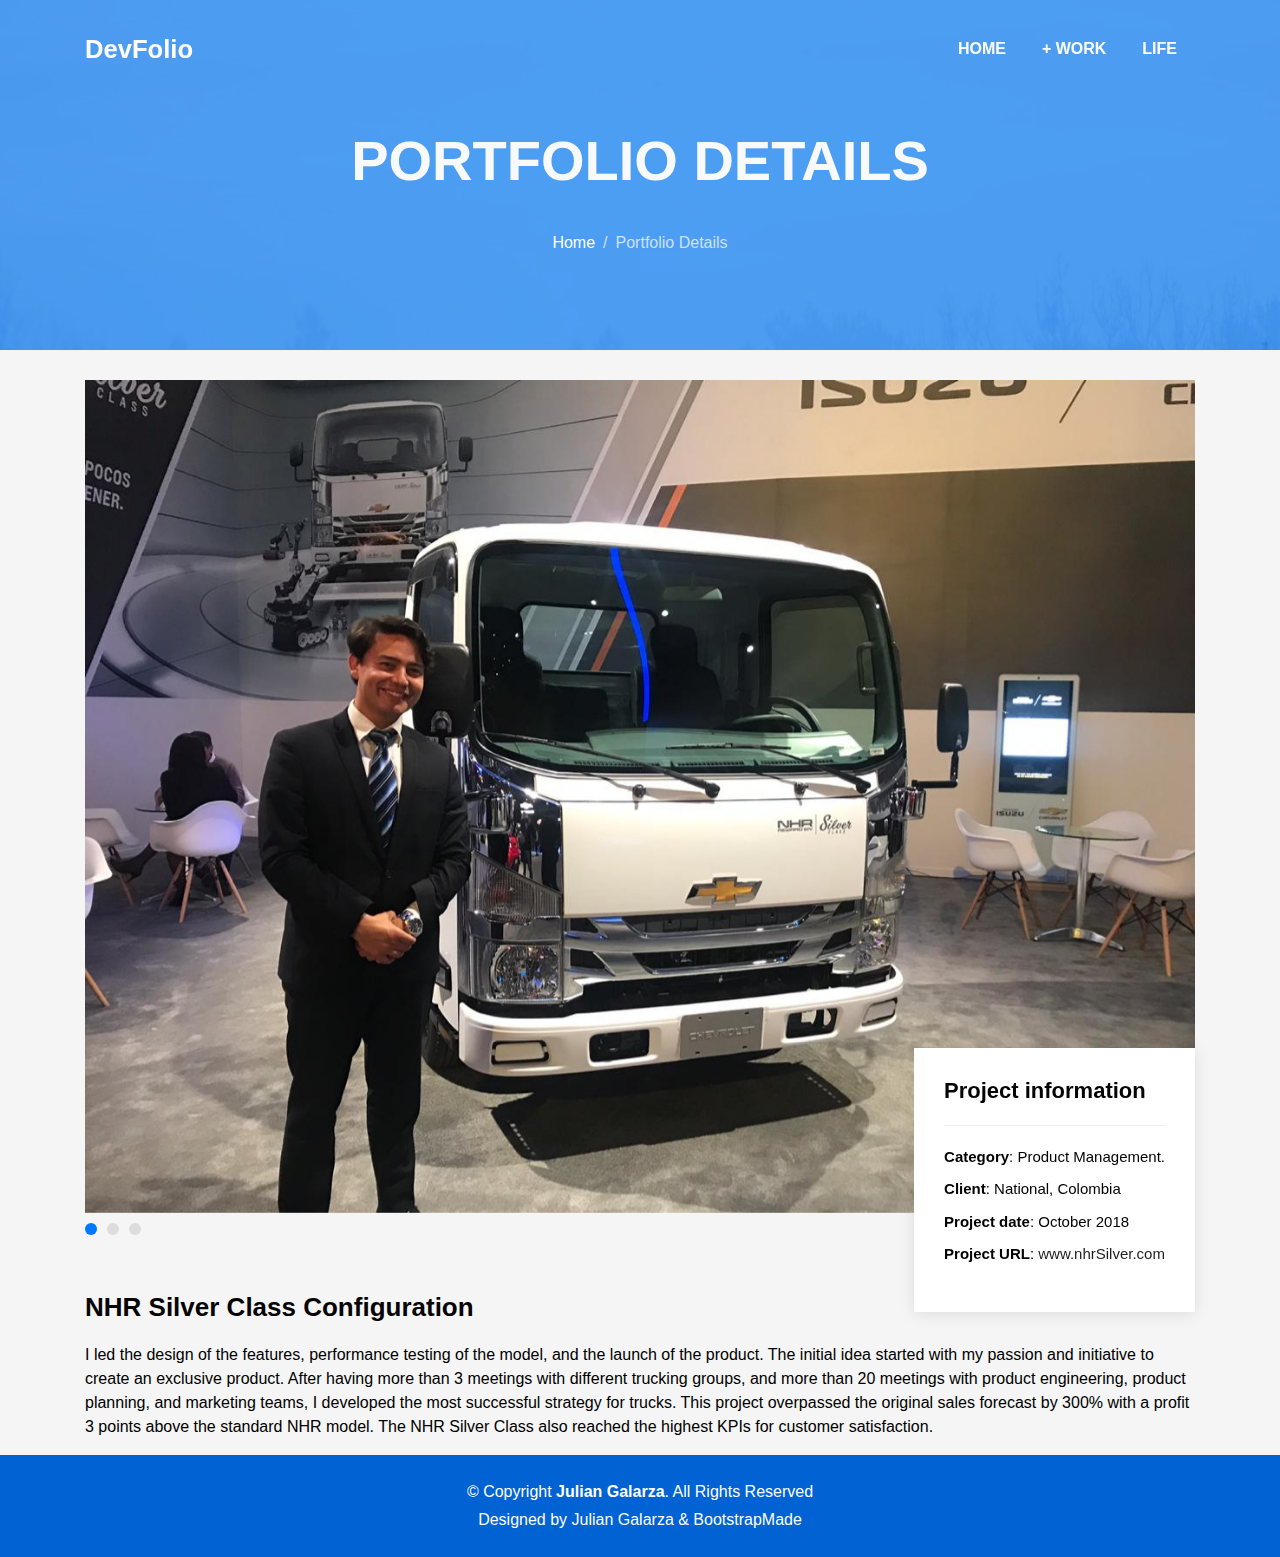
<file: portfolio-details-1.html>
<!DOCTYPE html>
<html lang="en">

<head>
  <meta charset="utf-8">
  <meta content="width=device-width, initial-scale=1.0" name="viewport">

  <title>DevFolio Bootstrap Portfolio Template - Portfolio Details</title>
  <meta content="" name="descriptison">
  <meta content="" name="keywords">

  <!-- Favicons -->
  <link href="assets/img/favicon.png" rel="icon">
  <link href="assets/img/apple-touch-icon.png" rel="apple-touch-icon">

  <!-- Vendor CSS Files -->
  <link href="assets/vendor/bootstrap/css/bootstrap.min.css" rel="stylesheet">
  <link href="assets/vendor/font-awesome/css/font-awesome.min.css" rel="stylesheet">
  <link href="assets/vendor/ionicons/css/ionicons.min.css" rel="stylesheet">
  <link href="assets/vendor/owl.carousel/assets/owl.carousel.min.css" rel="stylesheet">
  <link href="assets/vendor/venobox/venobox.css" rel="stylesheet">

  <!-- Template Main CSS File -->
  <link href="assets/css/style.css" rel="stylesheet">

  <!-- =======================================================
  * Template Name: DevFolio - v2.3.0
  * Template URL: https://bootstrapmade.com/devfolio-bootstrap-portfolio-html-template/
  * Author: BootstrapMade.com
  * License: https://bootstrapmade.com/license/
  ======================================================== -->
</head>

<body id="page-top">

  <!-- ======= Header/ Navbar ======= -->
  <nav class="navbar navbar-b navbar-trans navbar-expand-md fixed-top" id="mainNav">
    <div class="container">
      <a class="navbar-brand js-scroll" href="#page-top">DevFolio</a>
      <button class="navbar-toggler collapsed" type="button" data-toggle="collapse" data-target="#navbarDefault" aria-controls="navbarDefault" aria-expanded="false" aria-label="Toggle navigation">
        <span></span>
        <span></span>
        <span></span>
      </button>
      <div class="navbar-collapse collapse justify-content-end" id="navbarDefault">
        <ul class="navbar-nav">
          <li class="nav-item">
            <a class="nav-link js-scroll active" href="index.html">Home</a>
          </li>
          <li class="nav-item">
            <a class="nav-link js-scroll" href="portfolio-details-2.html">+ Work</a>
          </li>
          <li class="nav-item">
            <a class="nav-link js-scroll" href="blog-single1.html">Life</a>
          </li>
          </li>
        </ul>
      </div>
    </div>
  </nav>

  <div class="intro intro-single route bg-image" style="background-image: url(assets/img/overlay-bg.jpg)">
    <div class="overlay-mf"></div>
    <div class="intro-content display-table">
      <div class="table-cell">
        <div class="container">
          <h2 class="intro-title mb-4">Portfolio Details</h2>
          <ol class="breadcrumb d-flex justify-content-center">
            <li class="breadcrumb-item">
              <a href="#">Home</a>
            </li>
            <li class="breadcrumb-item active">Portfolio Details</li>
          </ol>
        </div>
      </div>
    </div>
  </div>

  <main id="main">

    <!-- ======= Portfolio Details Section ======= -->
    <section class="portfolio-details">
      <div class="container">

        <div class="portfolio-details-container">

          <div class="owl-carousel portfolio-details-carousel">
            <img src="assets/img/porfolio-nhr-1.jpg" class="img-fluid" alt="">
            <img src="assets/img/porfolio-nhr-2.jpg" class="img-fluid" alt="">
            <img src="assets/img/porfolio-nhr-5.jpg" class="img-fluid" alt="">
          </div>

          <div class="portfolio-info">
            <h3>Project information</h3>
            <ul>
              <li><strong>Category</strong>: Product Management.</li>
              <li><strong>Client</strong>: National, Colombia </li>
              <li><strong>Project date</strong>: October 2018</li>
              <li><strong>Project URL</strong>: <a href="https://www.youtube.com/watch?v=ChPGxCOronY&t=3s">www.nhrSilver.com</a></li>
            </ul>
          </div>

        </div>

        <div class="portfolio-description">
          <h2>NHR Silver Class Configuration</h2>
          <p>
           I led the design of the features, performance testing of the model, and the 
           launch of the product. The initial idea started with my passion and initiative to create an exclusive product. 
           After having more than 3 meetings with different trucking groups, and more than 20 meetings with product engineering, product planning, 
           and marketing teams, I developed the most successful strategy for trucks. This project overpassed the original sales forecast by 300% with a
            profit 3 points above the standard NHR model. The NHR Silver Class also reached the highest KPIs for customer satisfaction.
        </div>
      </div>
    </section><!-- End Portfolio Details Section -->

  </main><!-- End #main -->

  <!-- ======= Footer ======= -->
  <footer>
    <div class="container">
      <div class="row">
        <div class="col-sm-12">
          <div class="copyright-box">
            <p class="copyright">&copy; Copyright <strong>Julian Galarza</strong>. All Rights Reserved</p>
            <div class="credits">
              <!--
              All the links in the footer should remain intact.
              You can delete the links only if you purchased the pro version.
              Licensing information: https://bootstrapmade.com/license/
              Purchase the pro version with working PHP/AJAX contact form: https://bootstrapmade.com/buy/?theme=DevFolio
            -->
              Designed by <a href="https://bootstrapmade.com/">Julian Galarza & BootstrapMade</a>
            </div>
          </div>
        </div>
      </div>
    </div>
  </footer><!-- End  Footer -->

  <a href="#" class="back-to-top"><i class="fa fa-chevron-up"></i></a>
  <div id="preloader"></div>

  <!-- Vendor JS Files -->
  <script src="assets/vendor/jquery/jquery.min.js"></script>
  <script src="assets/vendor/bootstrap/js/bootstrap.bundle.min.js"></script>
  <script src="assets/vendor/jquery.easing/jquery.easing.min.js"></script>
  <script src="assets/vendor/php-email-form/validate.js"></script>
  <script src="assets/vendor/waypoints/jquery.waypoints.min.js"></script>
  <script src="assets/vendor/counterup/jquery.counterup.min.js"></script>
  <script src="assets/vendor/owl.carousel/owl.carousel.min.js"></script>
  <script src="assets/vendor/typed.js/typed.min.js"></script>
  <script src="assets/vendor/venobox/venobox.min.js"></script>

  <!-- Template Main JS File -->
  <script src="assets/js/main.js"></script>

</body>

</html>
</file>
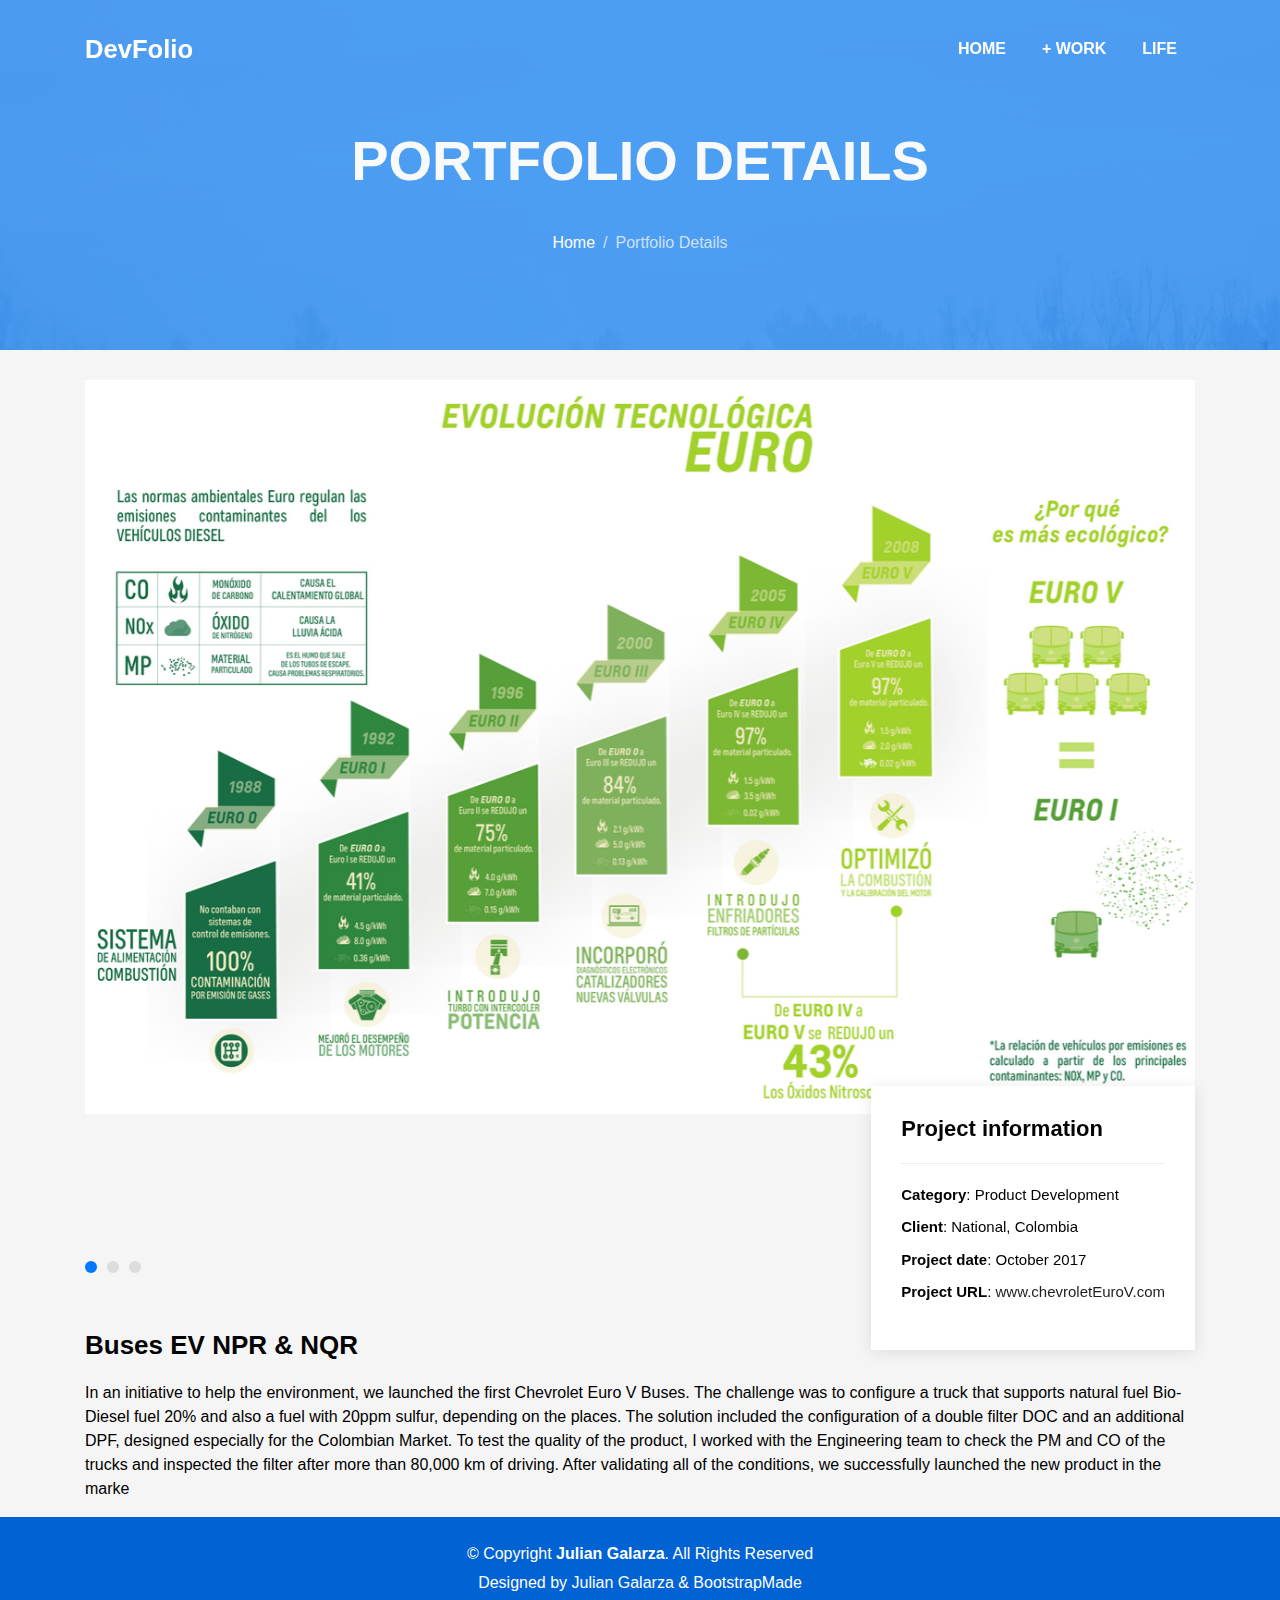
<file: portfolio-details-2.html>
<!DOCTYPE html>
<html lang="en">

<head>
  <meta charset="utf-8">
  <meta content="width=device-width, initial-scale=1.0" name="viewport">

  <title>DevFolio Bootstrap Portfolio Template - Portfolio Details</title>
  <meta content="" name="descriptison">
  <meta content="" name="keywords">

  <!-- Favicons -->
  <link href="assets/img/favicon.png" rel="icon">
  <link href="assets/img/apple-touch-icon.png" rel="apple-touch-icon">

  <!-- Vendor CSS Files -->
  <link href="assets/vendor/bootstrap/css/bootstrap.min.css" rel="stylesheet">
  <link href="assets/vendor/font-awesome/css/font-awesome.min.css" rel="stylesheet">
  <link href="assets/vendor/ionicons/css/ionicons.min.css" rel="stylesheet">
  <link href="assets/vendor/owl.carousel/assets/owl.carousel.min.css" rel="stylesheet">
  <link href="assets/vendor/venobox/venobox.css" rel="stylesheet">

  <!-- Template Main CSS File -->
  <link href="assets/css/style.css" rel="stylesheet">

  <!-- =======================================================
  * Template Name: DevFolio - v2.3.0
  * Template URL: https://bootstrapmade.com/devfolio-bootstrap-portfolio-html-template/
  * Author: BootstrapMade.com
  * License: https://bootstrapmade.com/license/
  ======================================================== -->
</head>

<body id="page-top">

  <!-- ======= Header/ Navbar ======= -->
  <nav class="navbar navbar-b navbar-trans navbar-expand-md fixed-top" id="mainNav">
    <div class="container">
      <a class="navbar-brand js-scroll" href="#page-top">DevFolio</a>
      <button class="navbar-toggler collapsed" type="button" data-toggle="collapse" data-target="#navbarDefault" aria-controls="navbarDefault" aria-expanded="false" aria-label="Toggle navigation">
        <span></span>
        <span></span>
        <span></span>
      </button>
      <div class="navbar-collapse collapse justify-content-end" id="navbarDefault">
        <ul class="navbar-nav">
          <li class="nav-item">
            <a class="nav-link js-scroll active" href="index.html">Home</a>
          </li>
          <li class="nav-item">
            <a class="nav-link js-scroll" href="portfolio-details-3.html">+ Work</a>
          </li>
          <li class="nav-item">
            <a class="nav-link js-scroll" href="blog-single1.html">Life</a>
          </li>
        </ul>
      </div>
    </div>
  </nav>

  <div class="intro intro-single route bg-image" style="background-image: url(assets/img/overlay-bg.jpg)">
    <div class="overlay-mf"></div>
    <div class="intro-content display-table">
      <div class="table-cell">
        <div class="container">
          <h2 class="intro-title mb-4">Portfolio Details</h2>
          <ol class="breadcrumb d-flex justify-content-center">
            <li class="breadcrumb-item">
              <a href="#">Home</a>
            </li>
            <li class="breadcrumb-item active">Portfolio Details</li>
          </ol>
        </div>
      </div>
    </div>
  </div>

  <main id="main">

    <!-- ======= Portfolio Details Section ======= -->
    <section class="portfolio-details">
      <div class="container">

        <div class="portfolio-details-container">

          <div class="owl-carousel portfolio-details-carousel">
            <img src="assets/img/euro5-2.jpg" class="img-fluid" alt="">
            <img src="assets/img/euro5-4.jpg" class="img-fluid" alt="">
            <img src="assets/img/euro5-1.jpg" class="img-fluid" alt="">
          </div>

          <div class="portfolio-info">
            <h3>Project information</h3>
            <ul>
              <li><strong>Category</strong>: Product Development</li>
              <li><strong>Client</strong>: National, Colombia</li>
              <li><strong>Project date</strong>: October 2017</li>
              <li><strong>Project URL</strong>: <a href="https://media.chevrolet.com/media/me/en/cadillac/news/news_archive.detail.html/content/Pages/news/co/es/2017/july/0707-buses.html">www.chevroletEuroV.com</a></li>
            </ul>
          </div>

        </div>

        <div class="portfolio-description">
          <h2>Buses EV NPR & NQR</h2>
          <p>
            In an initiative to help the environment, we launched the first Chevrolet Euro V Buses. 
            The challenge was to configure a truck that supports natural fuel Bio-Diesel fuel 20% and also a fuel with 20ppm sulfur,
             depending on the places. The solution included the configuration of a double filter  DOC and an additional DPF, designed 
             especially for the Colombian Market. To test the quality of the product, I worked with the Engineering team to check the PM 
             and CO of the trucks and inspected the filter after more than 80,000 km of driving. After validating all of the conditions, 
             we successfully launched the new product in the marke
          </p>
        </div>
      </div>
    </section><!-- End Portfolio Details Section -->

  </main><!-- End #main -->

  <!-- ======= Footer ======= -->
  <footer>
    <div class="container">
      <div class="row">
        <div class="col-sm-12">
          <div class="copyright-box">
            <p class="copyright">&copy; Copyright <strong>Julian Galarza</strong>. All Rights Reserved</p>
            <div class="credits">
              <!--
              All the links in the footer should remain intact.
              You can delete the links only if you purchased the pro version.
              Licensing information: https://bootstrapmade.com/license/
              Purchase the pro version with working PHP/AJAX contact form: https://bootstrapmade.com/buy/?theme=DevFolio
            -->
              Designed by <a href="https://bootstrapmade.com/">Julian Galarza & BootstrapMade</a>
            </div>
          </div>
        </div>
      </div>
    </div>
  </footer><!-- End  Footer -->

  <a href="#" class="back-to-top"><i class="fa fa-chevron-up"></i></a>
  <div id="preloader"></div>

  <!-- Vendor JS Files -->
  <script src="assets/vendor/jquery/jquery.min.js"></script>
  <script src="assets/vendor/bootstrap/js/bootstrap.bundle.min.js"></script>
  <script src="assets/vendor/jquery.easing/jquery.easing.min.js"></script>
  <script src="assets/vendor/php-email-form/validate.js"></script>
  <script src="assets/vendor/waypoints/jquery.waypoints.min.js"></script>
  <script src="assets/vendor/counterup/jquery.counterup.min.js"></script>
  <script src="assets/vendor/owl.carousel/owl.carousel.min.js"></script>
  <script src="assets/vendor/typed.js/typed.min.js"></script>
  <script src="assets/vendor/venobox/venobox.min.js"></script>

  <!-- Template Main JS File -->
  <script src="assets/js/main.js"></script>

</body>

</html>
</file>
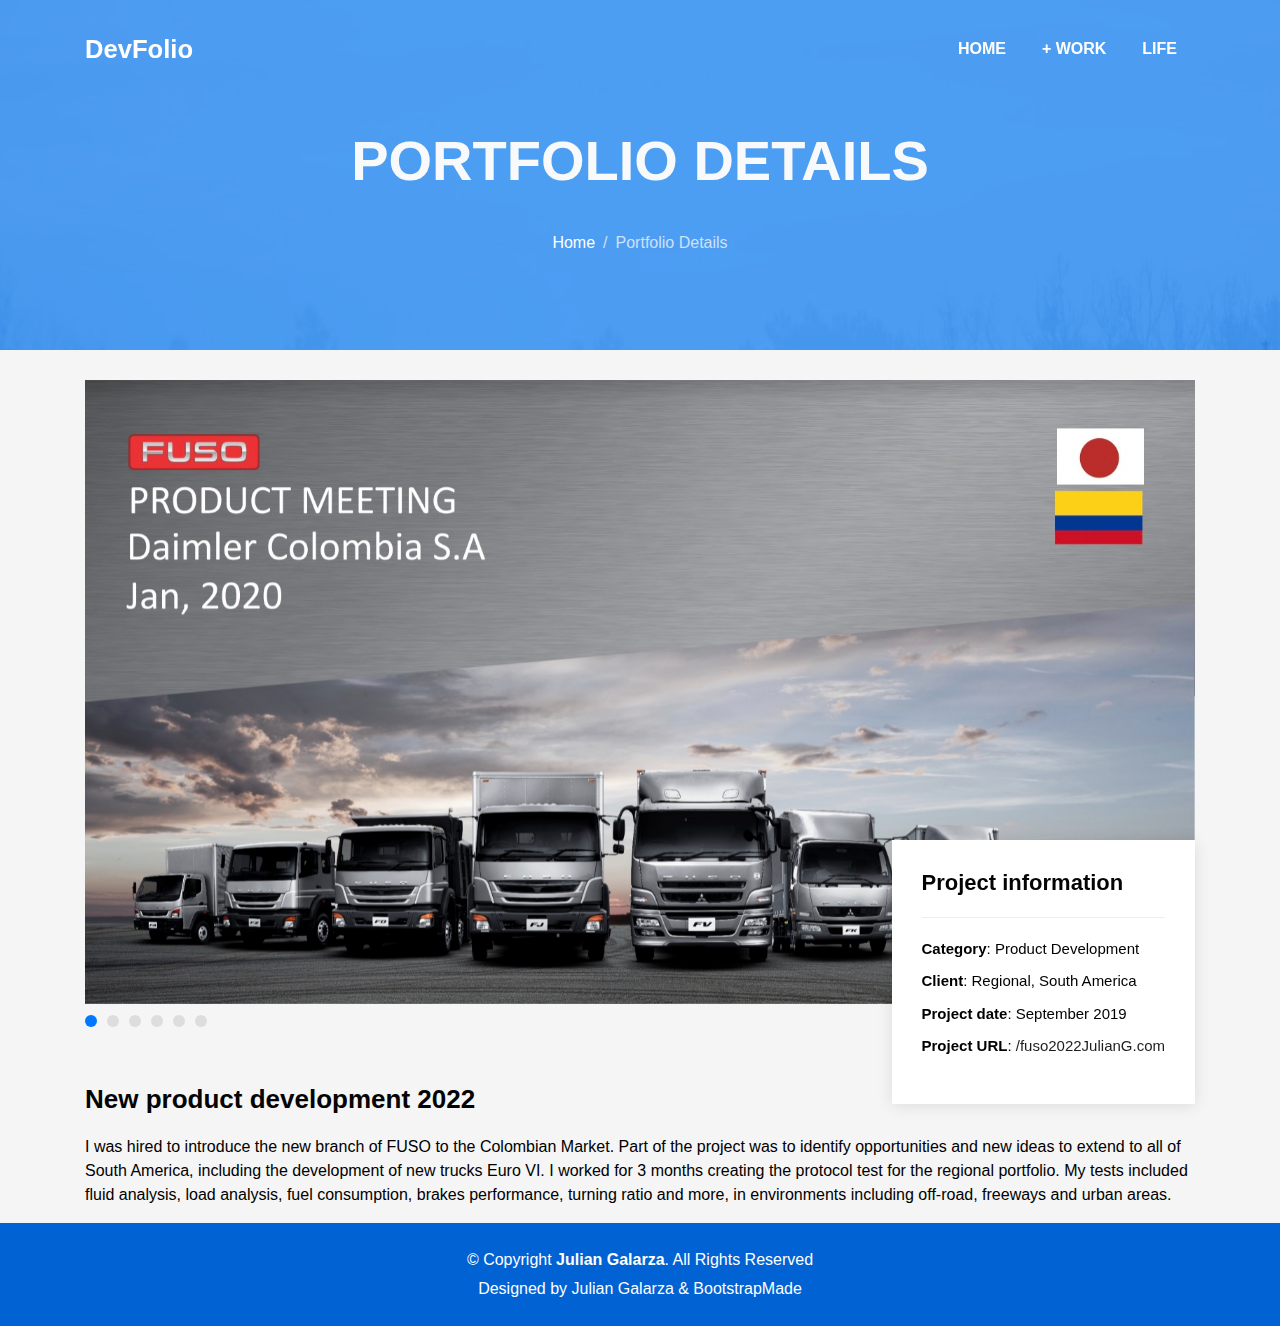
<file: portfolio-details-3.html>
<!DOCTYPE html>
<html lang="en">

<head>
  <meta charset="utf-8">
  <meta content="width=device-width, initial-scale=1.0" name="viewport">

  <title>DevFolio Bootstrap Portfolio Template - Portfolio Details</title>
  <meta content="" name="descriptison">
  <meta content="" name="keywords">

  <!-- Favicons -->
  <link href="assets/img/favicon.png" rel="icon">
  <link href="assets/img/apple-touch-icon.png" rel="apple-touch-icon">

  <!-- Vendor CSS Files -->
  <link href="assets/vendor/bootstrap/css/bootstrap.min.css" rel="stylesheet">
  <link href="assets/vendor/font-awesome/css/font-awesome.min.css" rel="stylesheet">
  <link href="assets/vendor/ionicons/css/ionicons.min.css" rel="stylesheet">
  <link href="assets/vendor/owl.carousel/assets/owl.carousel.min.css" rel="stylesheet">
  <link href="assets/vendor/venobox/venobox.css" rel="stylesheet">

  <!-- Template Main CSS File -->
  <link href="assets/css/style.css" rel="stylesheet">

  <!-- =======================================================
  * Template Name: DevFolio - v2.3.0
  * Template URL: https://bootstrapmade.com/devfolio-bootstrap-portfolio-html-template/
  * Author: BootstrapMade.com
  * License: https://bootstrapmade.com/license/
  ======================================================== -->
</head>

<body id="page-top">

  <!-- ======= Header/ Navbar ======= -->
  <nav class="navbar navbar-b navbar-trans navbar-expand-md fixed-top" id="mainNav">
    <div class="container">
      <a class="navbar-brand js-scroll" href="#page-top">DevFolio</a>
      <button class="navbar-toggler collapsed" type="button" data-toggle="collapse" data-target="#navbarDefault" aria-controls="navbarDefault" aria-expanded="false" aria-label="Toggle navigation">
        <span></span>
        <span></span>
        <span></span>
      </button>
      <div class="navbar-collapse collapse justify-content-end" id="navbarDefault">
        <ul class="navbar-nav">
          <li class="nav-item">
            <a class="nav-link js-scroll active" href="index.html">Home</a>
          </li>
          <li class="nav-item">
            <a class="nav-link js-scroll" href="portfolio-details-4.html"> + Work</a>
          </li>
          <li class="nav-item">
            <a class="nav-link js-scroll" href="blog-single1.html">Life</a>
          </li>
        </ul>
      </div>
    </div>
  </nav>

  <div class="intro intro-single route bg-image" style="background-image: url(assets/img/overlay-bg.jpg)">
    <div class="overlay-mf"></div>
    <div class="intro-content display-table">
      <div class="table-cell">
        <div class="container">
          <h2 class="intro-title mb-4">Portfolio Details</h2>
          <ol class="breadcrumb d-flex justify-content-center">
            <li class="breadcrumb-item">
              <a href="#">Home</a>
            </li>
            <li class="breadcrumb-item active">Portfolio Details</li>
          </ol>
        </div>
      </div>
    </div>
  </div>

  <main id="main">

    <!-- ======= Portfolio Details Section ======= -->
    <section class="portfolio-details">
      <div class="container">

        <div class="portfolio-details-container">

          <div class="owl-carousel portfolio-details-carousel">
            <img src="assets/img/fuso2.jpg" class="img-fluid" alt="">
            <img src="assets/img/fuso3.jpg" class="img-fluid" alt="">
            <img src="assets/img/fuso4.jpg" class="img-fluid" alt="">
            <img src="assets/img/fuso5.jpg" class="img-fluid" alt="">
            <img src="assets/img/fuso6.jpg" class="img-fluid" alt="">
            <img src="assets/img/fuso7.jpg" class="img-fluid" alt="">
          </div>

          <div class="portfolio-info">
            <h3>Project information</h3>
            <ul>
              <li><strong>Category</strong>: Product Development</li>
              <li><strong>Client</strong>: Regional, South America </li>
              <li><strong>Project date</strong>: September 2019</li>
              <li><strong>Project URL</strong>: <a href="https://drive.google.com/file/d/1dIoLf7RgPDwdNuK6TfxesUmA4oCteOpo/view">/fuso2022JulianG.com</a></li>
            </ul>
          </div>

        </div>

        <div class="portfolio-description">
          <h2>New product development 2022</h2>
          <p>
            I was hired to introduce the new branch of FUSO to the Colombian Market. Part of the project was to identify opportunities and new ideas to extend to all of South America, including the development of new trucks Euro VI. I worked for 3 months creating the protocol test for the regional portfolio. My tests included fluid analysis, load analysis, fuel consumption, brakes performance, turning ratio and more, in environments including off-road, freeways and urban areas.
          </p>
        </div>
      </div>
    </section><!-- End Portfolio Details Section -->

  </main><!-- End #main -->

  <!-- ======= Footer ======= -->
  <footer>
    <div class="container">
      <div class="row">
        <div class="col-sm-12">
          <div class="copyright-box">
            <p class="copyright">&copy; Copyright <strong>Julian Galarza</strong>. All Rights Reserved</p>
            <div class="credits">
              <!--
              All the links in the footer should remain intact.
              You can delete the links only if you purchased the pro version.
              Licensing information: https://bootstrapmade.com/license/
              Purchase the pro version with working PHP/AJAX contact form: https://bootstrapmade.com/buy/?theme=DevFolio
            -->
              Designed by <a href="https://bootstrapmade.com/">Julian Galarza & BootstrapMade</a>
            </div>
          </div>
        </div>
      </div>
    </div>
  </footer><!-- End  Footer -->

  <a href="#" class="back-to-top"><i class="fa fa-chevron-up"></i></a>
  <div id="preloader"></div>

  <!-- Vendor JS Files -->
  <script src="assets/vendor/jquery/jquery.min.js"></script>
  <script src="assets/vendor/bootstrap/js/bootstrap.bundle.min.js"></script>
  <script src="assets/vendor/jquery.easing/jquery.easing.min.js"></script>
  <script src="assets/vendor/php-email-form/validate.js"></script>
  <script src="assets/vendor/waypoints/jquery.waypoints.min.js"></script>
  <script src="assets/vendor/counterup/jquery.counterup.min.js"></script>
  <script src="assets/vendor/owl.carousel/owl.carousel.min.js"></script>
  <script src="assets/vendor/typed.js/typed.min.js"></script>
  <script src="assets/vendor/venobox/venobox.min.js"></script>

  <!-- Template Main JS File -->
  <script src="assets/js/main.js"></script>

</body>

</html>
</file>
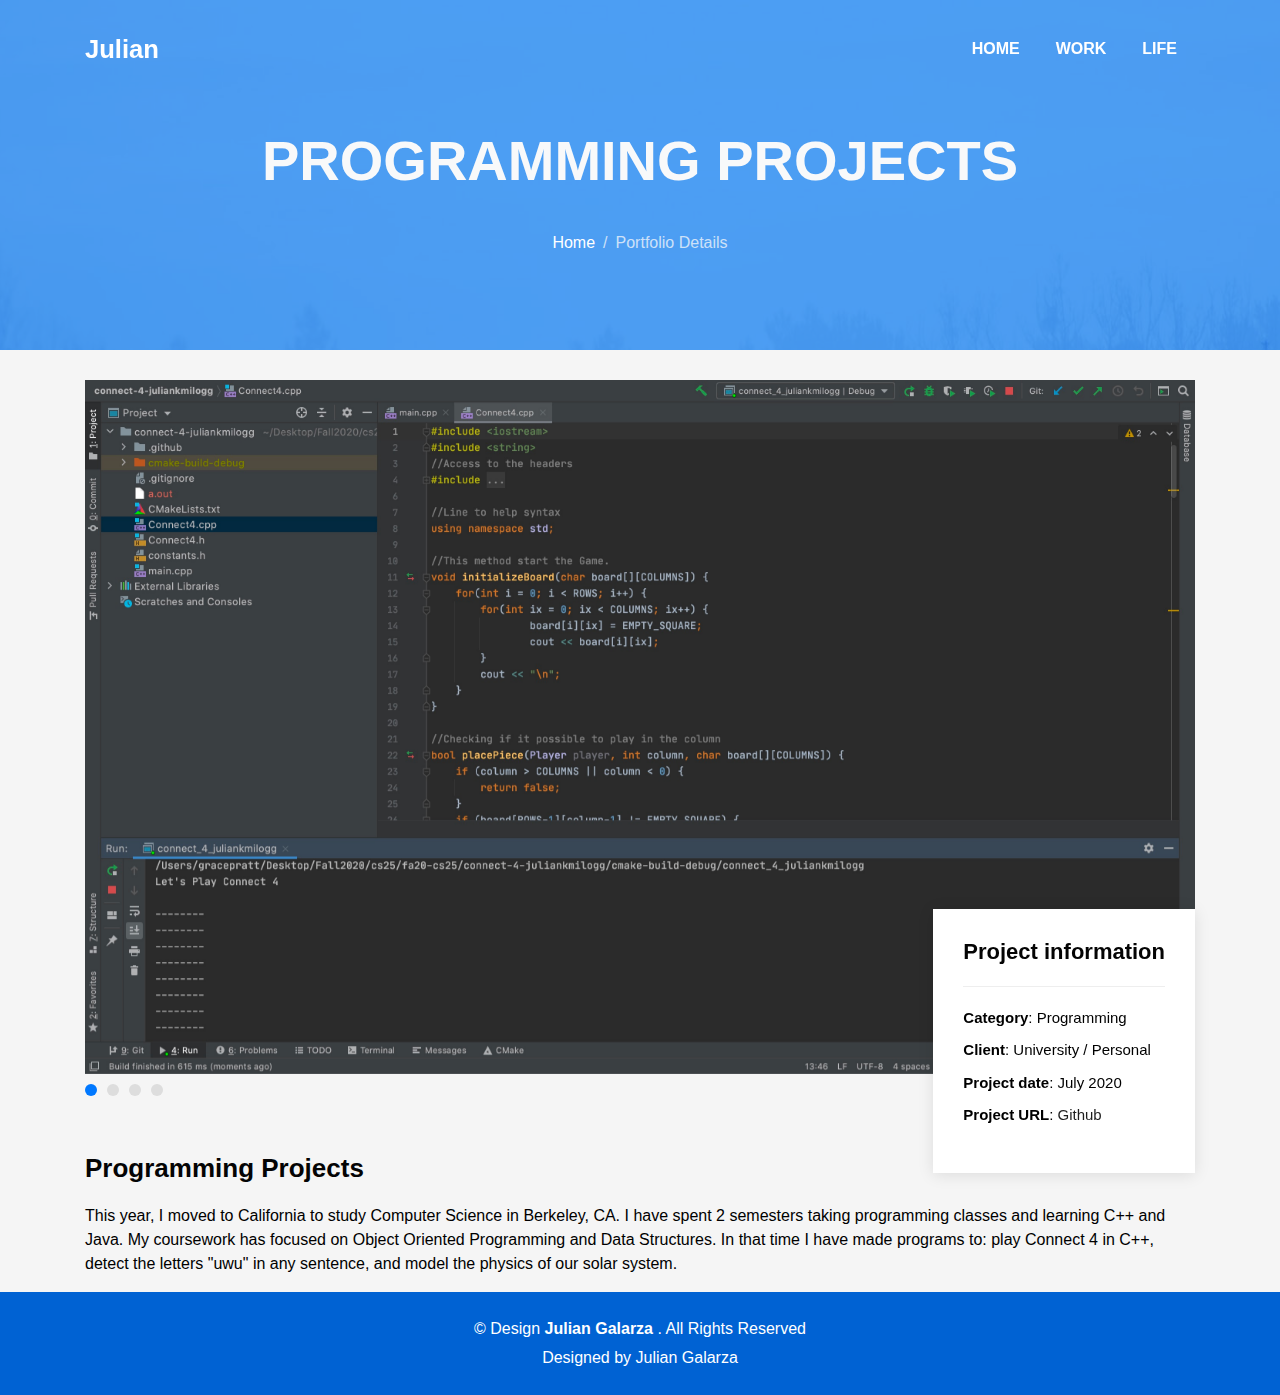
<file: portfolio-details-4.html>
<!DOCTYPE html>
<html lang="en">

<head>
  <meta charset="utf-8">
  <meta content="width=device-width, initial-scale=1.0" name="viewport">

  <title>Programming Projects - Julian Galarza</title>
  <meta content="" name="descriptison">
  <meta content="" name="keywords">

  <!-- Favicons -->
  <link href="assets/img/favicon.png" rel="icon">
  <link href="assets/img/apple-touch-icon.png" rel="apple-touch-icon">

  <!-- Vendor CSS Files -->
  <link href="assets/vendor/bootstrap/css/bootstrap.min.css" rel="stylesheet">
  <link href="assets/vendor/font-awesome/css/font-awesome.min.css" rel="stylesheet">
  <link href="assets/vendor/ionicons/css/ionicons.min.css" rel="stylesheet">
  <link href="assets/vendor/owl.carousel/assets/owl.carousel.min.css" rel="stylesheet">
  <link href="assets/vendor/venobox/venobox.css" rel="stylesheet">

  <!-- Template Main CSS File -->
  <link href="assets/css/style.css" rel="stylesheet">

</head>

<body id="page-top">

  <!-- ======= Header/ Navbar ======= -->
  <nav class="navbar navbar-b navbar-trans navbar-expand-md fixed-top" id="mainNav">
    <div class="container">
      <a class="navbar-brand js-scroll" href="#page-top">Julian</a>
      <button class="navbar-toggler collapsed" type="button" data-toggle="collapse" data-target="#navbarDefault" aria-controls="navbarDefault" aria-expanded="false" aria-label="Toggle navigation">
        <span></span>
        <span></span>
        <span></span>
      </button>
      <div class="navbar-collapse collapse justify-content-end" id="navbarDefault">
        <ul class="navbar-nav">
          <li class="nav-item">
            <a class="nav-link js-scroll active" href="index.html">Home</a>
          </li>
          <li class="nav-item">
            <a class="nav-link js-scroll" href="index.html#work">Work</a>
          </li>
          <li class="nav-item">
            <a class="nav-link js-scroll" href="index.html#blog">Life</a>
          </li>
        </ul>
      </div>
    </div>
  </nav>

  <div class="intro intro-single route bg-image" style="background-image: url(assets/img/overlay-bg.jpg)">
    <div class="overlay-mf"></div>
    <div class="intro-content display-table">
      <div class="table-cell">
        <div class="container">
          <h2 class="intro-title mb-4">Programming Projects</h2>
          <ol class="breadcrumb d-flex justify-content-center">
            <li class="breadcrumb-item">
              <a href="index.html">Home</a>
            </li>
            <li class="breadcrumb-item active">Portfolio Details</li>
          </ol>
        </div>
      </div>
    </div>
  </div>

  <main id="main">

    <!-- ======= Portfolio Details Section ======= -->
    <section class="portfolio-details">
      <div class="container">

        <div class="portfolio-details-container">

          <div class="owl-carousel portfolio-details-carousel">
            <img src="assets/img/programming1.jpg" class="img-fluid" alt="">
            <img src="assets/img/programming2.jpg" class="img-fluid" alt="">
            <img src="assets/img/programming3.jpg" class="img-fluid" alt="">
            <img src="assets/img/programming4.jpg" class="img-fluid" alt="">
          </div>

          <div class="portfolio-info">
            <h3>Project information</h3>
            <ul>
              <li><strong>Category</strong>: Programming </li>
              <li><strong>Client</strong>: University / Personal</li>
              <li><strong>Project date</strong>: July 2020</li>
              <li><strong>Project URL</strong>: <a href="https://github.com/juliankmilogg/juliankmilogg.github.io">Github</a></li>
            </ul>
          </div>

        </div>

        <div class="portfolio-description">
          <h2>Programming Projects </h2>
          <p>
           This year, I moved to California to study Computer Science in Berkeley, CA.
           I have spent 2 semesters taking programming classes and learning C++ and Java. 
           My coursework has focused on Object Oriented Programming and Data Structures.
           In that time I have made programs to: play Connect 4 in C++, detect the letters "uwu" in any sentence, and model the physics of our solar system. 
          </p>
        </div>
      </div>
    </section><!-- End Portfolio Details Section -->

  </main><!-- End #main -->

  <!-- ======= Footer ======= -->
  <footer>
    <div class="container">
      <div class="row">
        <div class="col-sm-12">
          <div class="copyright-box">
            <p class="copyright">&copy; Design <strong>Julian Galarza </strong>. All Rights Reserved</p>
            <div class="credits">
              Designed by Julian Galarza</a>
            </div>
          </div>
        </div>
      </div>
    </div>
  </footer><!-- End  Footer -->

  <a href="#" class="back-to-top"><i class="fa fa-chevron-up"></i></a>
  <div id="preloader"></div>

  <!-- Vendor JS Files -->
  <script src="assets/vendor/jquery/jquery.min.js"></script>
  <script src="assets/vendor/bootstrap/js/bootstrap.bundle.min.js"></script>
  <script src="assets/vendor/jquery.easing/jquery.easing.min.js"></script>
  <script src="assets/vendor/php-email-form/validate.js"></script>
  <script src="assets/vendor/waypoints/jquery.waypoints.min.js"></script>
  <script src="assets/vendor/counterup/jquery.counterup.min.js"></script>
  <script src="assets/vendor/owl.carousel/owl.carousel.min.js"></script>
  <script src="assets/vendor/typed.js/typed.min.js"></script>
  <script src="assets/vendor/venobox/venobox.min.js"></script>

  <!-- Template Main JS File -->
  <script src="assets/js/main.js"></script>

</body>

</html>
</file>
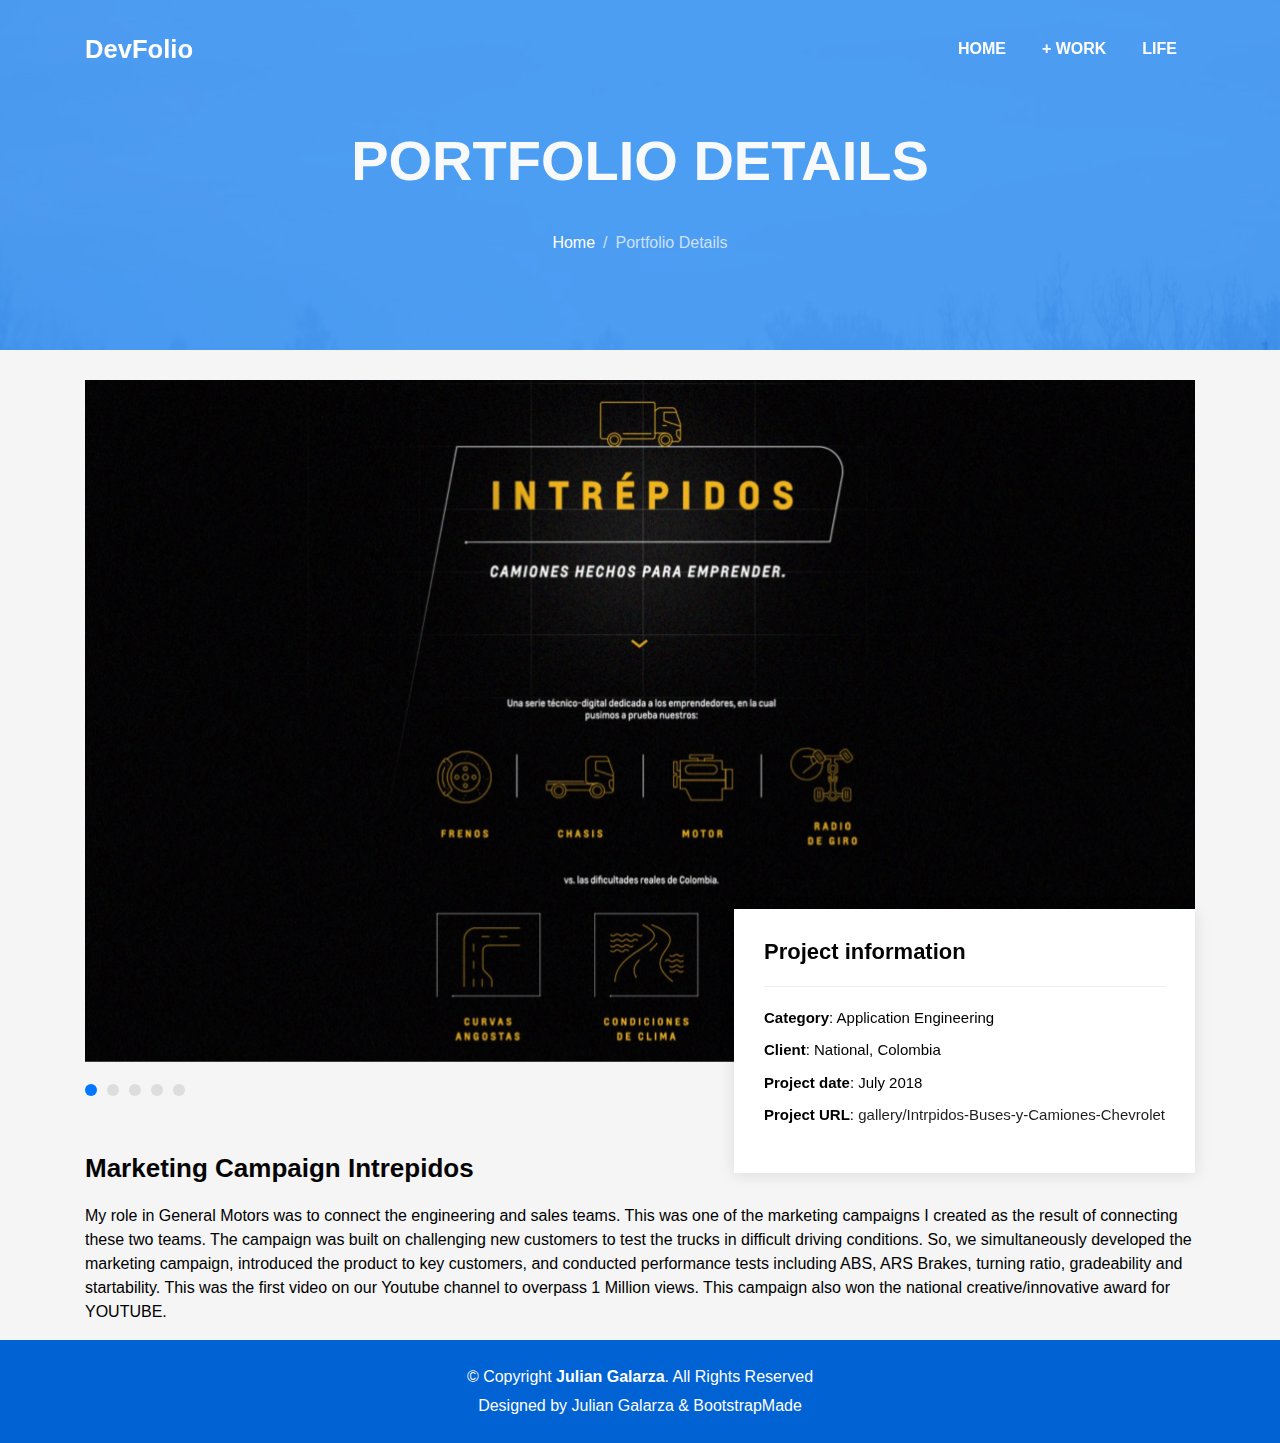
<file: portfolio-details-5.html>
<!DOCTYPE html>
<html lang="en">

<head>
  <meta charset="utf-8">
  <meta content="width=device-width, initial-scale=1.0" name="viewport">

  <title>DevFolio Bootstrap Portfolio Template - Portfolio Details</title>
  <meta content="" name="descriptison">
  <meta content="" name="keywords">

  <!-- Favicons -->
  <link href="assets/img/favicon.png" rel="icon">
  <link href="assets/img/apple-touch-icon.png" rel="apple-touch-icon">

  <!-- Vendor CSS Files -->
  <link href="assets/vendor/bootstrap/css/bootstrap.min.css" rel="stylesheet">
  <link href="assets/vendor/font-awesome/css/font-awesome.min.css" rel="stylesheet">
  <link href="assets/vendor/ionicons/css/ionicons.min.css" rel="stylesheet">
  <link href="assets/vendor/owl.carousel/assets/owl.carousel.min.css" rel="stylesheet">
  <link href="assets/vendor/venobox/venobox.css" rel="stylesheet">

  <!-- Template Main CSS File -->
  <link href="assets/css/style.css" rel="stylesheet">

  <!-- =======================================================
  * Template Name: DevFolio - v2.3.0
  * Template URL: https://bootstrapmade.com/devfolio-bootstrap-portfolio-html-template/
  * Author: BootstrapMade.com
  * License: https://bootstrapmade.com/license/
  ======================================================== -->
</head>

<body id="page-top">

  <!-- ======= Header/ Navbar ======= -->
  <nav class="navbar navbar-b navbar-trans navbar-expand-md fixed-top" id="mainNav">
    <div class="container">
      <a class="navbar-brand js-scroll" href="#page-top">DevFolio</a>
      <button class="navbar-toggler collapsed" type="button" data-toggle="collapse" data-target="#navbarDefault" aria-controls="navbarDefault" aria-expanded="false" aria-label="Toggle navigation">
        <span></span>
        <span></span>
        <span></span>
      </button>
      <div class="navbar-collapse collapse justify-content-end" id="navbarDefault">
        <ul class="navbar-nav">
          <li class="nav-item">
            <a class="nav-link js-scroll active" href="index.html">Home</a>
          </li>
          <li class="nav-item">
            <a class="nav-link js-scroll" href="portfolio-details-6.html">+ Work</a>
          </li>
          <li class="nav-item">
            <a class="nav-link js-scroll" href="blog-single1.html">Life</a>
          </li>
        </ul>
      </div>
    </div>
  </nav>

  <div class="intro intro-single route bg-image" style="background-image: url(assets/img/overlay-bg.jpg)">
    <div class="overlay-mf"></div>
    <div class="intro-content display-table">
      <div class="table-cell">
        <div class="container">
          <h2 class="intro-title mb-4">Portfolio Details</h2>
          <ol class="breadcrumb d-flex justify-content-center">
            <li class="breadcrumb-item">
              <a href="#">Home</a>
            </li>
            <li class="breadcrumb-item active">Portfolio Details</li>
          </ol>
        </div>
      </div>
    </div>
  </div>

  <main id="main">

    <!-- ======= Portfolio Details Section ======= -->
    <section class="portfolio-details">
      <div class="container">

        <div class="portfolio-details-container">

          <div class="owl-carousel portfolio-details-carousel">
            <img src="assets/img/intrepidos1.jpg" class="img-fluid" alt="">
            <img src="assets/img/intrepidos2.jpg" class="img-fluid" alt="">
            <img src="assets/img/intrepidos3.jpg" class="img-fluid" alt="">
            <img src="assets/img/intrepidos4.jpg" class="img-fluid" alt="">
            <img src="assets/img/intrepidos5.jpg" class="img-fluid" alt="">
          </div>

          <div class="portfolio-info">
            <h3>Project information</h3>
            <ul>
              <li><strong>Category</strong>: Application Engineering </li>
              <li><strong>Client</strong>: National, Colombia</li>
              <li><strong>Project date</strong>: July 2018</li>
              <li><strong>Project URL</strong>: <a href="https://www.behance.net/gallery/76229903/Intrpidos-Buses-y-Camiones-Chevrolet">gallery/Intrpidos-Buses-y-Camiones-Chevrolet</a></li>
            </ul>
          </div>

        </div>

        <div class="portfolio-description">
          <h2>Marketing Campaign Intrepidos</h2>
          <p>
            My role in General Motors was to connect the engineering and sales teams. This was one of the marketing campaigns I created as the result of connecting these two teams. The campaign was built on challenging new customers to test the trucks in difficult driving conditions. So, we simultaneously developed the marketing campaign, introduced the product to key customers, and conducted performance tests including ABS, ARS Brakes, turning ratio, gradeability and startability. This was the first video on our Youtube channel to overpass  1 Million views. This campaign also won the national creative/innovative award for YOUTUBE.
          </p>
        </div>
      </div>
    </section><!-- End Portfolio Details Section -->

  </main><!-- End #main -->

  <!-- ======= Footer ======= -->
  <footer>
    <div class="container">
      <div class="row">
        <div class="col-sm-12">
          <div class="copyright-box">
            <p class="copyright">&copy; Copyright <strong>Julian Galarza</strong>. All Rights Reserved</p>
            <div class="credits">
              <!--
              All the links in the footer should remain intact.
              You can delete the links only if you purchased the pro version.
              Licensing information: https://bootstrapmade.com/license/
              Purchase the pro version with working PHP/AJAX contact form: https://bootstrapmade.com/buy/?theme=DevFolio
            -->
              Designed by <a href="https://bootstrapmade.com/">Julian Galarza & BootstrapMade</a>
            </div>
          </div>
        </div>
      </div>
    </div>
  </footer><!-- End  Footer -->

  <a href="#" class="back-to-top"><i class="fa fa-chevron-up"></i></a>
  <div id="preloader"></div>

  <!-- Vendor JS Files -->
  <script src="assets/vendor/jquery/jquery.min.js"></script>
  <script src="assets/vendor/bootstrap/js/bootstrap.bundle.min.js"></script>
  <script src="assets/vendor/jquery.easing/jquery.easing.min.js"></script>
  <script src="assets/vendor/php-email-form/validate.js"></script>
  <script src="assets/vendor/waypoints/jquery.waypoints.min.js"></script>
  <script src="assets/vendor/counterup/jquery.counterup.min.js"></script>
  <script src="assets/vendor/owl.carousel/owl.carousel.min.js"></script>
  <script src="assets/vendor/typed.js/typed.min.js"></script>
  <script src="assets/vendor/venobox/venobox.min.js"></script>

  <!-- Template Main JS File -->
  <script src="assets/js/main.js"></script>

</body>

</html>
</file>
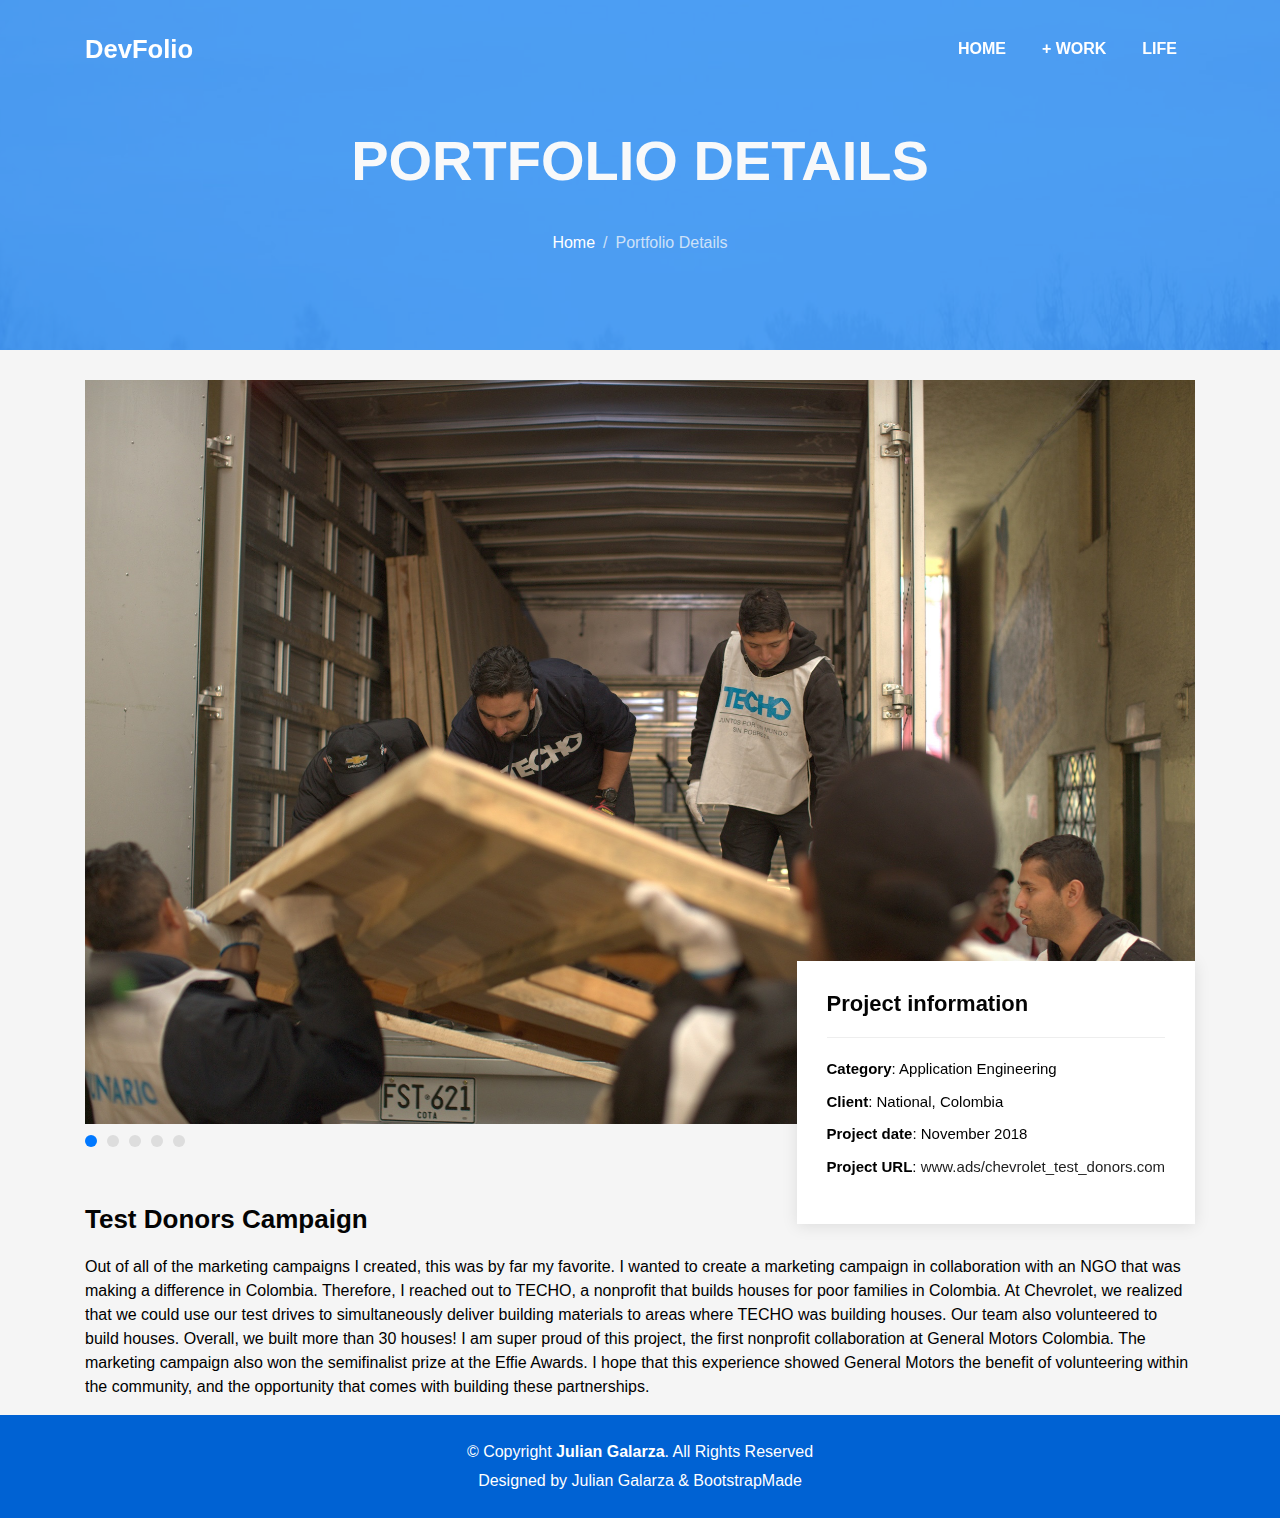
<file: portfolio-details-6.html>
<!DOCTYPE html>
<html lang="en">

<head>
  <meta charset="utf-8">
  <meta content="width=device-width, initial-scale=1.0" name="viewport">

  <title>DevFolio Bootstrap Portfolio Template - Portfolio Details</title>
  <meta content="" name="descriptison">
  <meta content="" name="keywords">

  <!-- Favicons -->
  <link href="assets/img/favicon.png" rel="icon">
  <link href="assets/img/apple-touch-icon.png" rel="apple-touch-icon">

  <!-- Vendor CSS Files -->
  <link href="assets/vendor/bootstrap/css/bootstrap.min.css" rel="stylesheet">
  <link href="assets/vendor/font-awesome/css/font-awesome.min.css" rel="stylesheet">
  <link href="assets/vendor/ionicons/css/ionicons.min.css" rel="stylesheet">
  <link href="assets/vendor/owl.carousel/assets/owl.carousel.min.css" rel="stylesheet">
  <link href="assets/vendor/venobox/venobox.css" rel="stylesheet">

  <!-- Template Main CSS File -->
  <link href="assets/css/style.css" rel="stylesheet">

  <!-- =======================================================
  * Template Name: DevFolio - v2.3.0
  * Template URL: https://bootstrapmade.com/devfolio-bootstrap-portfolio-html-template/
  * Author: BootstrapMade.com
  * License: https://bootstrapmade.com/license/
  ======================================================== -->
</head>

<body id="page-top">

  <!-- ======= Header/ Navbar ======= -->
  <nav class="navbar navbar-b navbar-trans navbar-expand-md fixed-top" id="mainNav">
    <div class="container">
      <a class="navbar-brand js-scroll" href="#page-top">DevFolio</a>
      <button class="navbar-toggler collapsed" type="button" data-toggle="collapse" data-target="#navbarDefault" aria-controls="navbarDefault" aria-expanded="false" aria-label="Toggle navigation">
        <span></span>
        <span></span>
        <span></span>
      </button>
      <div class="navbar-collapse collapse justify-content-end" id="navbarDefault">
        <ul class="navbar-nav">
          <li class="nav-item">
            <a class="nav-link js-scroll active" href="index.html">Home</a>
          </li>
          <li class="nav-item">
            <a class="nav-link js-scroll" href="portfolio-details-1.html"> + Work</a>
          </li>
          <li class="nav-item">
            <a class="nav-link js-scroll" href="blog-single1.html">Life</a>
          </li>
        </ul>
      </div>
    </div>
  </nav>

  <div class="intro intro-single route bg-image" style="background-image: url(assets/img/overlay-bg.jpg)">
    <div class="overlay-mf"></div>
    <div class="intro-content display-table">
      <div class="table-cell">
        <div class="container">
          <h2 class="intro-title mb-4">Portfolio Details</h2>
          <ol class="breadcrumb d-flex justify-content-center">
            <li class="breadcrumb-item">
              <a href="#">Home</a>
            </li>
            <li class="breadcrumb-item active">Portfolio Details</li>
          </ol>
        </div>
      </div>
    </div>
  </div>

  <main id="main">

    <!-- ======= Portfolio Details Section ======= -->
    <section class="portfolio-details">
      <div class="container">

        <div class="portfolio-details-container">

          <div class="owl-carousel portfolio-details-carousel">
            <img src="assets/img/donner1.jpg" class="img-fluid" alt="">
            <img src="assets/img/donner2.jpg" class="img-fluid" alt="">
            <img src="assets/img/donner3.jpg" class="img-fluid" alt="">
            <img src="assets/img/donner4.jpg" class="img-fluid" alt="">
            <img src="assets/img/donner5.jpg" class="img-fluid" alt="">
          </div>

          <div class="portfolio-info">
            <h3>Project information</h3>
            <ul>
              <li><strong>Category</strong>: Application Engineering</li>
              <li><strong>Client</strong>: National, Colombia</li>
              <li><strong>Project date</strong>: November 2018</li>
              <li><strong>Project URL</strong>: <a href="https://www.adsoftheworld.com/media/experiential/chevrolet_test_donors">www.ads/chevrolet_test_donors.com</a></li>
            </ul>
          </div>

        </div>

        <div class="portfolio-description">
          <h2>Test Donors Campaign</h2>
          <p>
            Out of all of the marketing campaigns I created, this was by far my favorite. I wanted to create a marketing campaign in collaboration with an NGO that was making a difference in Colombia. Therefore, I reached out to TECHO, a nonprofit that builds houses for poor families in Colombia. At Chevrolet, we realized that we could use our test drives to simultaneously deliver building materials to areas where TECHO was building houses. Our team also volunteered to build houses. Overall, we built more than 30 houses! I am super proud of this project, the first nonprofit collaboration at General Motors Colombia. The marketing campaign also won the semifinalist prize at the Effie Awards. I hope that this experience showed General Motors the benefit of volunteering within the community, and the opportunity that comes with building these partnerships.
          </p>
        </div>
      </div>
    </section><!-- End Portfolio Details Section -->

  </main><!-- End #main -->

  <!-- ======= Footer ======= -->
  <footer>
    <div class="container">
      <div class="row">
        <div class="col-sm-12">
          <div class="copyright-box">
            <p class="copyright">&copy; Copyright <strong>Julian Galarza</strong>. All Rights Reserved</p>
            <div class="credits">
              <!--
              All the links in the footer should remain intact.
              You can delete the links only if you purchased the pro version.
              Licensing information: https://bootstrapmade.com/license/
              Purchase the pro version with working PHP/AJAX contact form: https://bootstrapmade.com/buy/?theme=DevFolio
            -->
              Designed by <a href="https://bootstrapmade.com/">Julian Galarza & BootstrapMade</a>
            </div>
          </div>
        </div>
      </div>
    </div>
  </footer><!-- End  Footer -->

  <a href="#" class="back-to-top"><i class="fa fa-chevron-up"></i></a>
  <div id="preloader"></div>

  <!-- Vendor JS Files -->
  <script src="assets/vendor/jquery/jquery.min.js"></script>
  <script src="assets/vendor/bootstrap/js/bootstrap.bundle.min.js"></script>
  <script src="assets/vendor/jquery.easing/jquery.easing.min.js"></script>
  <script src="assets/vendor/php-email-form/validate.js"></script>
  <script src="assets/vendor/waypoints/jquery.waypoints.min.js"></script>
  <script src="assets/vendor/counterup/jquery.counterup.min.js"></script>
  <script src="assets/vendor/owl.carousel/owl.carousel.min.js"></script>
  <script src="assets/vendor/typed.js/typed.min.js"></script>
  <script src="assets/vendor/venobox/venobox.min.js"></script>

  <!-- Template Main JS File -->
  <script src="assets/js/main.js"></script>

</body>

</html>
</file>
<file: assets/vendor/venobox/venobox.css>
/* ------ venobox.css --------*/
.vbox-overlay *, .vbox-overlay *:before, .vbox-overlay *:after{
    -webkit-backface-visibility: hidden;
    -webkit-box-sizing:border-box;
    -moz-box-sizing:border-box;
    box-sizing:border-box;
}
.vbox-overlay * { 
    -webkit-backface-visibility: visible;
    backface-visibility: visible;
}
.vbox-overlay{
    display: -webkit-flex;
    display: flex;
    -webkit-flex-direction: column;
    flex-direction: column;
    -webkit-justify-content: center;
    justify-content: center;
    -webkit-align-items: center;
    align-items: center;
    position: fixed;
    left: 0;
    top: 0;
    bottom: 0;
    right: 0;
    z-index: 999999;
}

/* ----- navigation ----- */
.vbox-title{
    width: 100%;
    height: 40px;
    float: left;
    text-align: center;
    line-height: 28px;
    font-size: 12px;
    padding: 6px 50px;
    overflow: hidden;
    position: fixed;
    display: none;
    left: 0;
    z-index: 89;
}
.vbox-close{
    cursor: pointer;
    position: fixed;
    top: -1px;
    right: 0;
    width: 50px;
    height: 40px;
    padding: 6px;
    display: block;
    background-position:10px center;
    overflow: hidden;
    font-size: 24px;
    line-height: 1;
    text-align: center;
    z-index: 99;
}
.vbox-left{
    cursor: pointer;
    position: fixed;
    left: 0;
    height: 40px;
    overflow: hidden;
    line-height: 28px;
    font-size: 12px;
    z-index: 99;
    display: flex;
    align-items:center;
}
.vbox-num{
    display: inline-block;
    margin: 6px 0 6px 15px;
}
/* ----- Social share ----- */
.vbox-share{
    line-height: 28px;
    font-size: 12px;
    overflow: hidden;
    position: fixed;
    left: 0;
    z-index: 98;
    display: flex;
    align-items:center;
    justify-content: center;
    width: 100%;
    text-align: center;
}
.vbox-share svg{
    max-height: 28px;
    width: 28px;
    z-index: 10;
    margin-left: 12px;
    margin-top: 6px;
    margin-bottom: 6px;
    vertical-align: middle;
}


/* ----- navigation ARROWS ----- */
.vbox-next, .vbox-prev{
    position: fixed;
    top: 50%;
    margin-top: -15px;
    overflow: hidden;
    cursor: pointer;
    display: block;
    width: 45px;
    height: 45px;
    z-index: 99;
}
.vbox-next span, .vbox-prev span{
    position: relative;
    width: 20px;
    height: 20px;
    border: 2px solid transparent;
    border-top-color: #B6B6B6;
    border-right-color: #B6B6B6;
    text-indent: -100px;
    position: absolute;
    top: 8px;
    display: block;
}
.vbox-prev{
    left: 15px;
}
.vbox-next{
    right: 15px;
}
.vbox-prev span{
    left: 10px;
    -ms-transform: rotate(-135deg);
    -webkit-transform: rotate(-135deg);
    transform: rotate(-135deg);
}
.vbox-next span{
    -ms-transform: rotate(45deg);
    -webkit-transform: rotate(45deg);
    transform: rotate(45deg);
    right: 10px;
}
/* ------- inline window ------ */
.vbox-inline{
    width: 420px;
    height: 315px;
    height: 70vh;
    padding: 10px;
    background: #fff;
    margin: 0 auto;
    overflow: auto;
    text-align: left;
}
/* ------- Video & iFrames window ------ */
.venoframe{
    max-width: 100%;
    width: 100%;
    border: none;
    width: 100%;
    height: 260px;
    height: 70vh;
}
.venoframe.vbvid{
    height: 260px;
}
@media (min-width: 768px) {
    .venoframe, .vbox-inline{
        width: 90%;
        height: 360px;
        height: 70vh;
    }
    .venoframe.vbvid{
        width: 640px;
        height: 360px;
    }
}
@media (min-width: 992px) {
    .venoframe, .vbox-inline{
        max-width: 1200px;
        width: 80%;
        height: 540px;
        height: 70vh;
    }
    .venoframe.vbvid{
        width: 960px;
        height: 540px;
    }
}
/* 
Please do NOT edit this part! 
or at least read this note: http://i.imgur.com/7C0ws9e.gif
*/
.vbox-open{
    overflow: hidden;
}
.vbox-container{
    position: absolute;
    left: 0;
    right: 0;
    top: 0;
    bottom: 0;
    overflow-x: hidden;
    overflow-y: scroll;
    overflow-scrolling: touch;
    -webkit-overflow-scrolling: touch;
    z-index: 20;
    max-height: 100%;

}

.vbox-content{
    text-align: center;
    float: left;
    width: 100%;
    position: relative;
    overflow: hidden;
    padding: 20px 4%;
}
.vbox-container img{
    max-width: 100%;
    height: auto;
}
.vbox-figlio{
    box-shadow: 0 0 12px rgba(0,0,0,0.19), 0 6px 6px rgba(0,0,0,0.23);
    max-width: 100%;
    text-align: initial;
}
img.vbox-figlio{
    -webkit-user-select: none;
-khtml-user-select: none;
-moz-user-select: none;
-o-user-select: none;
user-select: none;
}
.vbox-content.swipe-left{
    margin-left: -200px !important;
}
.vbox-content.swipe-right{
    margin-left: 200px !important;
}
.vbox-animated{
    webkit-transition: margin 300ms ease-out;
    transition: margin 300ms ease-out;
}

/* ---------- preloader ----------
 * SPINKIT 
 * http://tobiasahlin.com/spinkit/
-------------------------------- */
.sk-double-bounce,.sk-rotating-plane{width:40px;height:40px;margin:40px auto}.sk-rotating-plane{background-color:#333;-webkit-animation:sk-rotatePlane 1.2s infinite ease-in-out;animation:sk-rotatePlane 1.2s infinite ease-in-out}@-webkit-keyframes sk-rotatePlane{0%{-webkit-transform:perspective(120px) rotateX(0) rotateY(0);transform:perspective(120px) rotateX(0) rotateY(0)}50%{-webkit-transform:perspective(120px) rotateX(-180.1deg) rotateY(0);transform:perspective(120px) rotateX(-180.1deg) rotateY(0)}100%{-webkit-transform:perspective(120px) rotateX(-180deg) rotateY(-179.9deg);transform:perspective(120px) rotateX(-180deg) rotateY(-179.9deg)}}@keyframes sk-rotatePlane{0%{-webkit-transform:perspective(120px) rotateX(0) rotateY(0);transform:perspective(120px) rotateX(0) rotateY(0)}50%{-webkit-transform:perspective(120px) rotateX(-180.1deg) rotateY(0);transform:perspective(120px) rotateX(-180.1deg) rotateY(0)}100%{-webkit-transform:perspective(120px) rotateX(-180deg) rotateY(-179.9deg);transform:perspective(120px) rotateX(-180deg) rotateY(-179.9deg)}}.sk-double-bounce{position:relative}.sk-double-bounce .sk-child{width:100%;height:100%;border-radius:50%;background-color:#333;opacity:.6;position:absolute;top:0;left:0;-webkit-animation:sk-doubleBounce 2s infinite ease-in-out;animation:sk-doubleBounce 2s infinite ease-in-out}.sk-chasing-dots .sk-child,.sk-spinner-pulse,.sk-three-bounce .sk-child{background-color:#333;border-radius:100%}.sk-double-bounce .sk-double-bounce2{-webkit-animation-delay:-1s;animation-delay:-1s}@-webkit-keyframes sk-doubleBounce{0%,100%{-webkit-transform:scale(0);transform:scale(0)}50%{-webkit-transform:scale(1);transform:scale(1)}}@keyframes sk-doubleBounce{0%,100%{-webkit-transform:scale(0);transform:scale(0)}50%{-webkit-transform:scale(1);transform:scale(1)}}.sk-wave{margin:40px auto;width:50px;height:40px;text-align:center;font-size:10px}.sk-wave .sk-rect{background-color:#333;height:100%;width:6px;display:inline-block;-webkit-animation:sk-waveStretchDelay 1.2s infinite ease-in-out;animation:sk-waveStretchDelay 1.2s infinite ease-in-out}.sk-wave .sk-rect1{-webkit-animation-delay:-1.2s;animation-delay:-1.2s}.sk-wave .sk-rect2{-webkit-animation-delay:-1.1s;animation-delay:-1.1s}.sk-wave .sk-rect3{-webkit-animation-delay:-1s;animation-delay:-1s}.sk-wave .sk-rect4{-webkit-animation-delay:-.9s;animation-delay:-.9s}.sk-wave .sk-rect5{-webkit-animation-delay:-.8s;animation-delay:-.8s}@-webkit-keyframes sk-waveStretchDelay{0%,100%,40%{-webkit-transform:scaleY(.4);transform:scaleY(.4)}20%{-webkit-transform:scaleY(1);transform:scaleY(1)}}@keyframes sk-waveStretchDelay{0%,100%,40%{-webkit-transform:scaleY(.4);transform:scaleY(.4)}20%{-webkit-transform:scaleY(1);transform:scaleY(1)}}.sk-wandering-cubes{margin:40px auto;width:40px;height:40px;position:relative}.sk-wandering-cubes .sk-cube{background-color:#333;width:10px;height:10px;position:absolute;top:0;left:0;-webkit-animation:sk-wanderingCube 1.8s ease-in-out -1.8s infinite both;animation:sk-wanderingCube 1.8s ease-in-out -1.8s infinite both}.sk-chasing-dots,.sk-spinner-pulse{width:40px;height:40px;margin:40px auto}.sk-wandering-cubes .sk-cube2{-webkit-animation-delay:-.9s;animation-delay:-.9s}@-webkit-keyframes sk-wanderingCube{0%{-webkit-transform:rotate(0);transform:rotate(0)}25%{-webkit-transform:translateX(30px) rotate(-90deg) scale(.5);transform:translateX(30px) rotate(-90deg) scale(.5)}50%{-webkit-transform:translateX(30px) translateY(30px) rotate(-179deg);transform:translateX(30px) translateY(30px) rotate(-179deg)}50.1%{-webkit-transform:translateX(30px) translateY(30px) rotate(-180deg);transform:translateX(30px) translateY(30px) rotate(-180deg)}75%{-webkit-transform:translateX(0) translateY(30px) rotate(-270deg) scale(.5);transform:translateX(0) translateY(30px) rotate(-270deg) scale(.5)}100%{-webkit-transform:rotate(-360deg);transform:rotate(-360deg)}}@keyframes sk-wanderingCube{0%{-webkit-transform:rotate(0);transform:rotate(0)}25%{-webkit-transform:translateX(30px) rotate(-90deg) scale(.5);transform:translateX(30px) rotate(-90deg) scale(.5)}50%{-webkit-transform:translateX(30px) translateY(30px) rotate(-179deg);transform:translateX(30px) translateY(30px) rotate(-179deg)}50.1%{-webkit-transform:translateX(30px) translateY(30px) rotate(-180deg);transform:translateX(30px) translateY(30px) rotate(-180deg)}75%{-webkit-transform:translateX(0) translateY(30px) rotate(-270deg) scale(.5);transform:translateX(0) translateY(30px) rotate(-270deg) scale(.5)}100%{-webkit-transform:rotate(-360deg);transform:rotate(-360deg)}}.sk-spinner-pulse{-webkit-animation:sk-pulseScaleOut 1s infinite ease-in-out;animation:sk-pulseScaleOut 1s infinite ease-in-out}@-webkit-keyframes sk-pulseScaleOut{0%{-webkit-transform:scale(0);transform:scale(0)}100%{-webkit-transform:scale(1);transform:scale(1);opacity:0}}@keyframes sk-pulseScaleOut{0%{-webkit-transform:scale(0);transform:scale(0)}100%{-webkit-transform:scale(1);transform:scale(1);opacity:0}}.sk-chasing-dots{position:relative;text-align:center;-webkit-animation:sk-chasingDotsRotate 2s infinite linear;animation:sk-chasingDotsRotate 2s infinite linear}.sk-chasing-dots .sk-child{width:60%;height:60%;display:inline-block;position:absolute;top:0;-webkit-animation:sk-chasingDotsBounce 2s infinite ease-in-out;animation:sk-chasingDotsBounce 2s infinite ease-in-out}.sk-chasing-dots .sk-dot2{top:auto;bottom:0;-webkit-animation-delay:-1s;animation-delay:-1s}@-webkit-keyframes sk-chasingDotsRotate{100%{-webkit-transform:rotate(360deg);transform:rotate(360deg)}}@keyframes sk-chasingDotsRotate{100%{-webkit-transform:rotate(360deg);transform:rotate(360deg)}}@-webkit-keyframes sk-chasingDotsBounce{0%,100%{-webkit-transform:scale(0);transform:scale(0)}50%{-webkit-transform:scale(1);transform:scale(1)}}@keyframes sk-chasingDotsBounce{0%,100%{-webkit-transform:scale(0);transform:scale(0)}50%{-webkit-transform:scale(1);transform:scale(1)}}.sk-three-bounce{margin:40px auto;width:80px;text-align:center}.sk-three-bounce .sk-child{width:20px;height:20px;display:inline-block;-webkit-animation:sk-three-bounce 1.4s ease-in-out 0s infinite both;animation:sk-three-bounce 1.4s ease-in-out 0s infinite both}.sk-circle .sk-child:before,.sk-fading-circle .sk-circle:before{display:block;border-radius:100%;content:'';background-color:#333}.sk-three-bounce .sk-bounce1{-webkit-animation-delay:-.32s;animation-delay:-.32s}.sk-three-bounce .sk-bounce2{-webkit-animation-delay:-.16s;animation-delay:-.16s}@-webkit-keyframes sk-three-bounce{0%,100%,80%{-webkit-transform:scale(0);transform:scale(0)}40%{-webkit-transform:scale(1);transform:scale(1)}}@keyframes sk-three-bounce{0%,100%,80%{-webkit-transform:scale(0);transform:scale(0)}40%{-webkit-transform:scale(1);transform:scale(1)}}.sk-circle{margin:40px auto;width:40px;height:40px;position:relative}.sk-circle .sk-child{width:100%;height:100%;position:absolute;left:0;top:0}.sk-circle .sk-child:before{margin:0 auto;width:15%;height:15%;-webkit-animation:sk-circleBounceDelay 1.2s infinite ease-in-out both;animation:sk-circleBounceDelay 1.2s infinite ease-in-out both}.sk-circle .sk-circle2{-webkit-transform:rotate(30deg);-ms-transform:rotate(30deg);transform:rotate(30deg)}.sk-circle .sk-circle3{-webkit-transform:rotate(60deg);-ms-transform:rotate(60deg);transform:rotate(60deg)}.sk-circle .sk-circle4{-webkit-transform:rotate(90deg);-ms-transform:rotate(90deg);transform:rotate(90deg)}.sk-circle .sk-circle5{-webkit-transform:rotate(120deg);-ms-transform:rotate(120deg);transform:rotate(120deg)}.sk-circle .sk-circle6{-webkit-transform:rotate(150deg);-ms-transform:rotate(150deg);transform:rotate(150deg)}.sk-circle .sk-circle7{-webkit-transform:rotate(180deg);-ms-transform:rotate(180deg);transform:rotate(180deg)}.sk-circle .sk-circle8{-webkit-transform:rotate(210deg);-ms-transform:rotate(210deg);transform:rotate(210deg)}.sk-circle .sk-circle9{-webkit-transform:rotate(240deg);-ms-transform:rotate(240deg);transform:rotate(240deg)}.sk-circle .sk-circle10{-webkit-transform:rotate(270deg);-ms-transform:rotate(270deg);transform:rotate(270deg)}.sk-circle .sk-circle11{-webkit-transform:rotate(300deg);-ms-transform:rotate(300deg);transform:rotate(300deg)}.sk-circle .sk-circle12{-webkit-transform:rotate(330deg);-ms-transform:rotate(330deg);transform:rotate(330deg)}.sk-circle .sk-circle2:before{-webkit-animation-delay:-1.1s;animation-delay:-1.1s}.sk-circle .sk-circle3:before{-webkit-animation-delay:-1s;animation-delay:-1s}.sk-circle .sk-circle4:before{-webkit-animation-delay:-.9s;animation-delay:-.9s}.sk-circle .sk-circle5:before{-webkit-animation-delay:-.8s;animation-delay:-.8s}.sk-circle .sk-circle6:before{-webkit-animation-delay:-.7s;animation-delay:-.7s}.sk-circle .sk-circle7:before{-webkit-animation-delay:-.6s;animation-delay:-.6s}.sk-circle .sk-circle8:before{-webkit-animation-delay:-.5s;animation-delay:-.5s}.sk-circle .sk-circle9:before{-webkit-animation-delay:-.4s;animation-delay:-.4s}.sk-circle .sk-circle10:before{-webkit-animation-delay:-.3s;animation-delay:-.3s}.sk-circle .sk-circle11:before{-webkit-animation-delay:-.2s;animation-delay:-.2s}.sk-circle .sk-circle12:before{-webkit-animation-delay:-.1s;animation-delay:-.1s}@-webkit-keyframes sk-circleBounceDelay{0%,100%,80%{-webkit-transform:scale(0);transform:scale(0)}40%{-webkit-transform:scale(1);transform:scale(1)}}@keyframes sk-circleBounceDelay{0%,100%,80%{-webkit-transform:scale(0);transform:scale(0)}40%{-webkit-transform:scale(1);transform:scale(1)}}.sk-cube-grid{width:40px;height:40px;margin:40px auto}.sk-cube-grid .sk-cube{width:33.33%;height:33.33%;background-color:#333;float:left;-webkit-animation:sk-cubeGridScaleDelay 1.3s infinite ease-in-out;animation:sk-cubeGridScaleDelay 1.3s infinite ease-in-out}.sk-cube-grid .sk-cube1{-webkit-animation-delay:.2s;animation-delay:.2s}.sk-cube-grid .sk-cube2{-webkit-animation-delay:.3s;animation-delay:.3s}.sk-cube-grid .sk-cube3{-webkit-animation-delay:.4s;animation-delay:.4s}.sk-cube-grid .sk-cube4{-webkit-animation-delay:.1s;animation-delay:.1s}.sk-cube-grid .sk-cube5{-webkit-animation-delay:.2s;animation-delay:.2s}.sk-cube-grid .sk-cube6{-webkit-animation-delay:.3s;animation-delay:.3s}.sk-cube-grid .sk-cube7{-webkit-animation-delay:0ms;animation-delay:0ms}.sk-cube-grid .sk-cube8{-webkit-animation-delay:.1s;animation-delay:.1s}.sk-cube-grid .sk-cube9{-webkit-animation-delay:.2s;animation-delay:.2s}@-webkit-keyframes sk-cubeGridScaleDelay{0%,100%,70%{-webkit-transform:scale3D(1,1,1);transform:scale3D(1,1,1)}35%{-webkit-transform:scale3D(0,0,1);transform:scale3D(0,0,1)}}@keyframes sk-cubeGridScaleDelay{0%,100%,70%{-webkit-transform:scale3D(1,1,1);transform:scale3D(1,1,1)}35%{-webkit-transform:scale3D(0,0,1);transform:scale3D(0,0,1)}}.sk-fading-circle{margin:40px auto;width:40px;height:40px;position:relative}.sk-fading-circle .sk-circle{width:100%;height:100%;position:absolute;left:0;top:0}.sk-fading-circle .sk-circle:before{margin:0 auto;width:15%;height:15%;-webkit-animation:sk-circleFadeDelay 1.2s infinite ease-in-out both;animation:sk-circleFadeDelay 1.2s infinite ease-in-out both}.sk-fading-circle .sk-circle2{-webkit-transform:rotate(30deg);-ms-transform:rotate(30deg);transform:rotate(30deg)}.sk-fading-circle .sk-circle3{-webkit-transform:rotate(60deg);-ms-transform:rotate(60deg);transform:rotate(60deg)}.sk-fading-circle .sk-circle4{-webkit-transform:rotate(90deg);-ms-transform:rotate(90deg);transform:rotate(90deg)}.sk-fading-circle .sk-circle5{-webkit-transform:rotate(120deg);-ms-transform:rotate(120deg);transform:rotate(120deg)}.sk-fading-circle .sk-circle6{-webkit-transform:rotate(150deg);-ms-transform:rotate(150deg);transform:rotate(150deg)}.sk-fading-circle .sk-circle7{-webkit-transform:rotate(180deg);-ms-transform:rotate(180deg);transform:rotate(180deg)}.sk-fading-circle .sk-circle8{-webkit-transform:rotate(210deg);-ms-transform:rotate(210deg);transform:rotate(210deg)}.sk-fading-circle .sk-circle9{-webkit-transform:rotate(240deg);-ms-transform:rotate(240deg);transform:rotate(240deg)}.sk-fading-circle .sk-circle10{-webkit-transform:rotate(270deg);-ms-transform:rotate(270deg);transform:rotate(270deg)}.sk-fading-circle .sk-circle11{-webkit-transform:rotate(300deg);-ms-transform:rotate(300deg);transform:rotate(300deg)}.sk-fading-circle .sk-circle12{-webkit-transform:rotate(330deg);-ms-transform:rotate(330deg);transform:rotate(330deg)}.sk-fading-circle .sk-circle2:before{-webkit-animation-delay:-1.1s;animation-delay:-1.1s}.sk-fading-circle .sk-circle3:before{-webkit-animation-delay:-1s;animation-delay:-1s}.sk-fading-circle .sk-circle4:before{-webkit-animation-delay:-.9s;animation-delay:-.9s}.sk-fading-circle .sk-circle5:before{-webkit-animation-delay:-.8s;animation-delay:-.8s}.sk-fading-circle .sk-circle6:before{-webkit-animation-delay:-.7s;animation-delay:-.7s}.sk-fading-circle .sk-circle7:before{-webkit-animation-delay:-.6s;animation-delay:-.6s}.sk-fading-circle .sk-circle8:before{-webkit-animation-delay:-.5s;animation-delay:-.5s}.sk-fading-circle .sk-circle9:before{-webkit-animation-delay:-.4s;animation-delay:-.4s}.sk-fading-circle .sk-circle10:before{-webkit-animation-delay:-.3s;animation-delay:-.3s}.sk-fading-circle .sk-circle11:before{-webkit-animation-delay:-.2s;animation-delay:-.2s}.sk-fading-circle .sk-circle12:before{-webkit-animation-delay:-.1s;animation-delay:-.1s}@-webkit-keyframes sk-circleFadeDelay{0%,100%,39%{opacity:0}40%{opacity:1}}@keyframes sk-circleFadeDelay{0%,100%,39%{opacity:0}40%{opacity:1}}.sk-folding-cube{margin:40px auto;width:40px;height:40px;position:relative;-webkit-transform:rotateZ(45deg);transform:rotateZ(45deg)}.sk-folding-cube .sk-cube{float:left;width:50%;height:50%;position:relative;-webkit-transform:scale(1.1);-ms-transform:scale(1.1);transform:scale(1.1)}.sk-folding-cube .sk-cube:before{content:'';position:absolute;top:0;left:0;width:100%;height:100%;background-color:#333;-webkit-animation:sk-foldCubeAngle 2.4s infinite linear both;animation:sk-foldCubeAngle 2.4s infinite linear both;-webkit-transform-origin:100% 100%;-ms-transform-origin:100% 100%;transform-origin:100% 100%}.sk-folding-cube .sk-cube2{-webkit-transform:scale(1.1) rotateZ(90deg);transform:scale(1.1) rotateZ(90deg)}.sk-folding-cube .sk-cube3{-webkit-transform:scale(1.1) rotateZ(180deg);transform:scale(1.1) rotateZ(180deg)}.sk-folding-cube .sk-cube4{-webkit-transform:scale(1.1) rotateZ(270deg);transform:scale(1.1) rotateZ(270deg)}.sk-folding-cube .sk-cube2:before{-webkit-animation-delay:.3s;animation-delay:.3s}.sk-folding-cube .sk-cube3:before{-webkit-animation-delay:.6s;animation-delay:.6s}.sk-folding-cube .sk-cube4:before{-webkit-animation-delay:.9s;animation-delay:.9s}@-webkit-keyframes sk-foldCubeAngle{0%,10%{-webkit-transform:perspective(140px) rotateX(-180deg);transform:perspective(140px) rotateX(-180deg);opacity:0}25%,75%{-webkit-transform:perspective(140px) rotateX(0);transform:perspective(140px) rotateX(0);opacity:1}100%,90%{-webkit-transform:perspective(140px) rotateY(180deg);transform:perspective(140px) rotateY(180deg);opacity:0}}@keyframes sk-foldCubeAngle{0%,10%{-webkit-transform:perspective(140px) rotateX(-180deg);transform:perspective(140px) rotateX(-180deg);opacity:0}25%,75%{-webkit-transform:perspective(140px) rotateX(0);transform:perspective(140px) rotateX(0);opacity:1}100%,90%{-webkit-transform:perspective(140px) rotateY(180deg);transform:perspective(140px) rotateY(180deg);opacity:0}}
</file>
<file: assets/css/style.css>
/**
* Template Name: DevFolio - v2.3.0
* Template URL: https://bootstrapmade.com/devfolio-bootstrap-portfolio-html-template/
* Author: BootstrapMade.com
* License: https://bootstrapmade.com/license/
*/

/*--------------------------------------------------------------
# General
--------------------------------------------------------------*/
body {
  background-color: #f5f5f5;
  color: #000000;
}

h1,
h2,
h3,
h4,
h5,
h6 {
  color: #040404;
}

a {
  color: #1e1e1e;
  transition: all 0.5s ease-in-out;
}

a:hover {
  color: #0078ff;
  text-decoration: none;
  transition: all 0.5s ease-in-out;
}

.p-r {
  position: relative;
}

.color-a {
  color: #0078ff;
}

.color-d {
  color: #f5f5f5;
}

.color-text-a {
  color: #4e4e4e;
}

.box-shadow, .paralax-mf, .service-box, .work-box, .card-blog {
  box-shadow: 0 13px 8px -10px rgba(0, 0, 0, 0.1);
}

.box-shadow-a, .button:hover {
  box-shadow: 0 0 0 4px #cde1f8;
}

.display-5 {
  font-size: 2.5rem;
  font-weight: 300;
  line-height: 1.1;
}

.display-6 {
  font-size: 2rem;
  font-weight: 300;
  line-height: 1.1;
}

.avatar {
  width: 32px;
  height: 32px;
  margin-right: 4px;
  overflow: hidden;
}

.bg-image {
  background-repeat: no-repeat;
  background-attachment: fixed;
  background-size: cover;
  background-position: center center;
}

@media (max-width: 1024px) {
  .bg-image {
    background-attachment: scroll;
  }
}

.overlay-mf {
  background-color: #0078ff;
}

.overlay-mf {
  position: absolute;
  top: 0;
  left: 0px;
  padding: 0;
  height: 100%;
  width: 100%;
  opacity: .7;
}

.paralax-mf {
  position: relative;
  padding: 8rem 0;
}

.display-table {
  width: 100%;
  height: 100%;
  display: table;
}

.table-cell {
  display: table-cell;
  vertical-align: middle;
}

/*--/ Sections /--*/
.sect-4 {
  padding: 4rem 0;
}

.sect-pt4 {
  padding-top: 4rem;
}

.sect-mt4 {
  margin-top: 4rem;
}

/*--/ Title s /--*/
.title-s {
  font-weight: 600;
  color: #1e1e1e;
  font-size: 1.1rem;
}

/*--/ Title A /--*/
.title-box {
  margin-bottom: 4rem;
}

.title-a {
  font-size: 3rem;
  font-weight: bold;
  text-transform: uppercase;
}

.subtitle-a {
  color: #4e4e4e;
}

.line-mf {
  width: 40px;
  height: 5px;
  background-color: #0078ff;
  margin: 0 auto;
}

/*--/ Title Left /--*/
.title-box-2 {
  margin-bottom: 3rem;
}

.title-left {
  font-size: 2rem;
  position: relative;
}

.title-left:before {
  content: '';
  position: absolute;
  height: 3px;
  background-color: #0078ff;
  width: 100px;
  bottom: -12px;
}

/*------/ Box /------*/
.box-pl2 {
  padding-left: 2rem;
}

.box-shadow-full {
  padding: 3rem 1.25rem;
  position: relative;
  background-color: #fff;
  margin-bottom: 3rem;
  z-index: 2;
  box-shadow: 0 1px 1px 0 rgba(0, 0, 0, 0.06), 0 2px 5px 0 rgba(0, 0, 0, 0.2);
}

@media (min-width: 768px) {
  .box-shadow-full {
    padding: 3rem;
  }
}

/*------/ Socials /------*/
.socials {
  padding: 1.5rem 0;
}

.socials ul li {
  display: inline-block;
}

.socials .ico-circle {
  height: 40px;
  width: 40px;
  font-size: 1.7rem;
  border-radius: 50%;
  line-height: 1.4;
  margin: 0 15px 0 0;
  box-shadow: 0 0 0 3px #0078ff;
  transition: all 500ms ease;
}

.socials .ico-circle:hover {
  background-color: #0078ff;
  color: #fff;
  box-shadow: 0 0 0 3px #cde1f8;
  transition: all 500ms ease;
}

/*------/ Ul resect /------*/
.ul-resect, .socials ul, .list-ico, .blog-wrapper .post-meta ul, .box-comments .list-comments, .widget-sidebar .list-sidebar, .widget-tags ul {
  list-style: none;
  padding-left: 0;
  margin-bottom: 0;
}

.list-ico {
  line-height: 2;
}

.list-ico span {
  color: #0078ff;
  margin-right: 10px;
}

/*------/ Ico Circle /------*/
.ico-circle {
  height: 100px;
  width: 100px;
  font-size: 2rem;
  border-radius: 50%;
  line-height: 1.55;
  margin: 0 auto;
  text-align: center;
  box-shadow: 0 0 0 10px #0078ff;
  display: block;
}

/*------/ Owl Carousel /------*/
.owl-theme .owl-dots {
  text-align: center;
  margin-top: 18px;
}

.owl-theme .owl-dots .owl-dot {
  display: inline-block;
}

.owl-theme .owl-dots .owl-dot span {
  width: 18px;
  height: 7px;
  margin: 5px 5px;
  background: #cde1f8;
  border: 0px solid #cde1f8;
  display: block;
  transition: all 0.6s ease-in-out;
  cursor: pointer;
}

.owl-theme .owl-dots .owl-dot:hover span {
  background-color: #cde1f8;
}

.owl-theme .owl-dots .owl-dot.active span {
  background-color: #1B1B1B;
  width: 25px;
}

/*--/ Scrolltop s /--*/
.scrolltop-mf {
  position: relative;
  display: none;
}

.scrolltop-mf span {
  z-index: 999;
  position: fixed;
  width: 42px;
  height: 42px;
  background-color: #0078ff;
  opacity: .7;
  font-size: 1.6rem;
  line-height: 1.5;
  text-align: center;
  color: #fff;
  top: auto;
  left: auto;
  right: 30px;
  bottom: 50px;
  cursor: pointer;
  border-radius: 50%;
}

/*------/ Back to top button /------*/
.back-to-top {
  position: fixed;
  display: none;
  background: #0078ff;
  color: #fff;
  width: 44px;
  height: 44px;
  text-align: center;
  line-height: 1;
  font-size: 16px;
  border-radius: 50%;
  right: 15px;
  bottom: 15px;
  transition: background 0.5s;
  z-index: 11;
}

.back-to-top i {
  padding-top: 12px;
  color: #fff;
}

@media (max-width: 768px) {
  .back-to-top {
    bottom: 15px;
  }
}

/*------/ Prelaoder /------*/
#preloader {
  position: fixed;
  top: 0;
  left: 0;
  right: 0;
  bottom: 0;
  z-index: 9999;
  overflow: hidden;
  background: #fff;
}

#preloader:before {
  content: "";
  position: fixed;
  top: calc(50% - 30px);
  left: calc(50% - 30px);
  border: 6px solid #f2f2f2;
  border-top: 6px solid #0078ff;
  border-radius: 50%;
  width: 60px;
  height: 60px;
  -webkit-animation: animate-preloader 1s linear infinite;
  animation: animate-preloader 1s linear infinite;
}

@-webkit-keyframes animate-preloader {
  0% {
    transform: rotate(0deg);
  }
  100% {
    transform: rotate(360deg);
  }
}

@keyframes animate-preloader {
  0% {
    transform: rotate(0deg);
  }
  100% {
    transform: rotate(360deg);
  }
}

/*------/ Button /------*/
.button {
  display: inline-block;
  padding: .3rem .6rem;
  text-align: center;
  vertical-align: middle;
  -webkit-user-select: none;
  -moz-user-select: none;
  -ms-user-select: none;
  user-select: none;
  font-size: 1rem;
  border-radius: .3rem;
  border: 1px solid transparent;
  transition: all 500ms ease;
  cursor: pointer;
}

.button:focus {
  outline: 0;
}

.button:hover {
  background-color: #0062d3;
  color: #fff;
  transition: all 500ms ease;
}

.button-a {
  background-color: #0078ff;
  color: #fff;
  border-color: #cde1f8;
}

.button-big {
  padding: .9rem 2.3rem;
  font-size: 1.2rem;
}

.button-rouded {
  border-radius: 5rem;
}

.btn-lg {
  padding: .5rem 1rem;
  font-size: 1.25rem;
  line-height: 1.5;
  border-radius: .3rem;
}

/*--------------------------------------------------------------
# Nav Bar
--------------------------------------------------------------*/
.navbar-b {
  transition: all .5s ease-in-out;
  background-color: transparent;
  padding-top: 1.563rem;
  padding-bottom: 1.563rem;
}

.navbar-b.navbar-reduce {
  box-shadow: 0px 6px 9px 0px rgba(0, 0, 0, 0.06);
}

.navbar-b.navbar-trans .nav-item, .navbar-b.navbar-reduce .nav-item {
  position: relative;
  padding-right: 10px;
  padding-left: 0;
}

@media (min-width: 768px) {
  .navbar-b.navbar-trans .nav-item, .navbar-b.navbar-reduce .nav-item {
    padding-left: 10px;
  }
}

.navbar-b.navbar-trans .nav-link, .navbar-b.navbar-reduce .nav-link {
  color: #fff;
  text-transform: uppercase;
  font-weight: 600;
}

.navbar-b.navbar-trans .nav-link:before, .navbar-b.navbar-reduce .nav-link:before {
  content: '';
  position: absolute;
  margin-left: 0px;
  width: 0%;
  bottom: 0;
  left: 0;
  height: 2px;
  transition: all 500ms ease;
}

@media (min-width: 768px) {
  .navbar-b.navbar-trans .nav-link:before, .navbar-b.navbar-reduce .nav-link:before {
    margin-left: 18px;
  }
}

.navbar-b.navbar-trans .nav-link:hover, .navbar-b.navbar-reduce .nav-link:hover {
  color: #1B1B1B;
}

.navbar-b.navbar-trans .nav-link:hover:before, .navbar-b.navbar-reduce .nav-link:hover:before {
  width: 35px;
}

.navbar-b.navbar-trans .show > .nav-link:before,
.navbar-b.navbar-trans .active > .nav-link:before,
.navbar-b.navbar-trans .nav-link.show:before,
.navbar-b.navbar-trans .nav-link.active:before, .navbar-b.navbar-reduce .show > .nav-link:before,
.navbar-b.navbar-reduce .active > .nav-link:before,
.navbar-b.navbar-reduce .nav-link.show:before,
.navbar-b.navbar-reduce .nav-link.active:before {
  width: 35px;
}

.navbar-b.navbar-trans .nav-link:before {
  background-color: #fff;
}

.navbar-b.navbar-trans .nav-link:hover {
  color: #fff;
}

.navbar-b.navbar-trans .show > .nav-link,
.navbar-b.navbar-trans .active > .nav-link,
.navbar-b.navbar-trans .nav-link.show,
.navbar-b.navbar-trans .nav-link.active {
  color: #fff;
}

.navbar-b.navbar-reduce {
  transition: all .5s ease-in-out;
  background-color: #fff;
  padding-top: 15px;
  padding-bottom: 15px;
}

.navbar-b.navbar-reduce .nav-link {
  color: #0078ff;
}

.navbar-b.navbar-reduce .nav-link:before {
  background-color: #0078ff;
}

.navbar-b.navbar-reduce .nav-link:hover {
  color: #0078ff;
}

.navbar-b.navbar-reduce .show > .nav-link,
.navbar-b.navbar-reduce .active > .nav-link,
.navbar-b.navbar-reduce .nav-link.show,
.navbar-b.navbar-reduce .nav-link.active {
  color: #0078ff;
}

.navbar-b.navbar-reduce .navbar-brand {
  color: #0078ff;
}

.navbar-b.navbar-reduce .navbar-toggler span {
  background-color: #1B1B1B;
}

.navbar-b .navbar-brand {
  color: #fff;
  font-size: 1.6rem;
  font-weight: 600;
}

.navbar-b .navbar-nav .dropdown-item.show .dropdown-menu,
.navbar-b .dropdown.show .dropdown-menu,
.navbar-b .dropdown-btn.show .dropdown-menu {
  transform: translate3d(0px, 0px, 0px);
  visibility: visible !important;
}

.navbar-b .dropdown-menu {
  margin: 1.12rem 0 0;
  border-radius: 0;
}

.navbar-b .dropdown-menu .dropdown-item {
  padding: .7rem 1.7rem;
  transition: all 500ms ease;
}

.navbar-b .dropdown-menu .dropdown-item:hover {
  background-color: #0078ff;
  color: #fff;
  transition: all 500ms ease;
}

.navbar-b .dropdown-menu .dropdown-item.active {
  background-color: #0078ff;
}

/*--/ Hamburger Navbar /--*/
.navbar-toggler {
  position: relative;
}

.navbar-toggler:focus,
.navbar-toggler:active {
  outline: 0;
}

.navbar-toggler span {
  display: block;
  background-color: #fff;
  height: 3px;
  width: 25px;
  margin-top: 4px;
  margin-bottom: 4px;
  transform: rotate(0deg);
  left: 0;
  opacity: 1;
}

.navbar-toggler span:nth-child(1),
.navbar-toggler span:nth-child(3) {
  transition: transform .35s ease-in-out;
}

.navbar-toggler:not(.collapsed) span:nth-child(1) {
  position: absolute;
  left: 12px;
  top: 10px;
  transform: rotate(135deg);
  opacity: 0.9;
}

.navbar-toggler:not(.collapsed) span:nth-child(2) {
  height: 12px;
  visibility: hidden;
  background-color: transparent;
}

.navbar-toggler:not(.collapsed) span:nth-child(3) {
  position: absolute;
  left: 12px;
  top: 10px;
  transform: rotate(-135deg);
  opacity: 0.9;
}

/*--------------------------------------------------------------
# Intro Section
--------------------------------------------------------------*/
.intro {
  height: 100vh;
  position: relative;
  color: #f8f9fa;
}

.intro .intro-content {
  text-align: center;
  position: absolute;
}

.intro .overlay-itro {
  background-color: rgba(0, 0, 0, 0.6);
  position: absolute;
  top: 0;
  left: 0px;
  padding: 0;
  height: 100%;
  width: 100%;
  opacity: .9;
}

.intro .intro-title {
  color: #f8f9fa;
  font-weight: 600;
  font-size: 3rem;
}

@media (min-width: 768px) {
  .intro .intro-title {
    font-size: 4.5rem;
  }
}

.intro .intro-subtitle {
  font-size: 1.5rem;
  font-weight: 300;
}

@media (min-width: 768px) {
  .intro .intro-subtitle {
    font-size: 2.5rem;
  }
}

.intro .text-slider-items {
  display: none;
}

.intro-single {
  height: 350px;
}

.intro-single .intro-content {
  margin-top: 30px;
}

.intro-single .intro-title {
  text-transform: uppercase;
  font-size: 3rem;
}

@media (min-width: 768px) {
  .intro-single .intro-title {
    font-size: 3.5rem;
  }
}

.intro-single .breadcrumb {
  background-color: transparent;
  color: #0078ff;
}

.intro-single .breadcrumb .breadcrumb-item:before {
  color: #cde1f8;
}

.intro-single .breadcrumb .breadcrumb-item.active {
  color: #cde1f8;
}

.intro-single .breadcrumb a {
  color: #fff;
}

/*--------------------------------------------------------------
# About
--------------------------------------------------------------*/
.about-mf .box-shadow-full {
  padding-top: 4rem;
  padding-bottom: 4rem;
}

.about-mf .about-img {
  margin-bottom: 2rem;
}

.about-mf .about-img img {
  margin-left: 10px;
}

@media (min-width: 767px) {
  .about-mf .box-pl2 {
    margin-top: 3rem;
    padding-left: 0rem;
  }
}

.skill-mf span {
  color: #4e4e4e;
}

.skill-mf .progress {
  background-color: #cde1f8;
  margin: .5rem 0 1.2rem 0;
  border-radius: 0;
  height: .7rem;
}

.skill-mf .progress .progress-bar {
  height: .7rem;
  background-color: #343a40;
}

/*--------------------------------------------------------------
# Services
--------------------------------------------------------------*/
.service-box {
  background-color: #fff;
  padding: 2.5rem 1.3rem;
  border-radius: 1rem;
  margin-bottom: 3rem;
}

.service-box:hover .ico-circle {
  transition: all 500ms ease;
  color: #fff;
  background-color: #0078ff;
  box-shadow: 0 0 0 10px #cde1f8;
}

.service-box .service-ico {
  margin-bottom: 1rem;
  color: #1e1e1e;
}

.service-box .ico-circle {
  transition: all 500ms ease;
  font-size: 4rem;
}

.service-box .s-title {
  font-size: 1.4rem;
  text-transform: uppercase;
  text-align: center;
  padding: .4rem 0;
}

.service-box .s-description {
  color: #4e4e4e;
}

/*--------------------------------------------------------------
# Counter
--------------------------------------------------------------*/
.counter-box {
  color: #fff;
  text-align: center;
}

@media (min-width: 577px) {
  .counter-box {
    margin-bottom: 1.8rem;
  }
}

.counter-ico {
  margin-bottom: 1rem;
}

.counter-ico .ico-circle {
  height: 60px;
  width: 60px;
  line-height: 1.8;
  box-shadow: 0 0 0 10px #cde1f8;
}

.counter-num .counter {
  font-size: 2rem;
  margin-bottom: 0;
}

/*--------------------------------------------------------------
# Portfolio
--------------------------------------------------------------*/
.work-box {
  margin-bottom: 3rem;
  -webkit-backface-visibility: hidden;
  backface-visibility: hidden;
  background-color: #fff;
}

.work-box:hover img {
  transform: scale(1.3);
}

.work-img {
  display: block;
  overflow: hidden;
}

.work-img img {
  transition: all 1s;
}

.work-content {
  padding: 2rem 3% 1rem 4%;
}

.work-content .w-more {
  color: #4e4e4e;
  font-size: .8rem;
}

.work-content .w-more .w-ctegory {
  color: #0078ff;
}

.work-content .w-like {
  font-size: 2.5rem;
  color: #0078ff;
  float: right;
}

.work-content .w-like a {
  color: #0078ff;
}

.work-content .w-like .num-like {
  font-size: .7rem;
}

.w-title {
  font-size: 1.2rem;
}

/*--------------------------------------------------------------
# Portfolio Details
--------------------------------------------------------------*/
.portfolio-details {
  padding-top: 30px;
}

.portfolio-details .portfolio-details-container {
  position: relative;
}

.portfolio-details .portfolio-details-carousel {
  position: relative;
  z-index: 1;
}

.portfolio-details .portfolio-details-carousel .owl-nav, .portfolio-details .portfolio-details-carousel .owl-dots {
  margin-top: 5px;
  text-align: left;
}

.portfolio-details .portfolio-details-carousel .owl-dot {
  display: inline-block;
  margin: 0 10px 0 0;
  width: 12px;
  height: 12px;
  border-radius: 50%;
  background-color: #ddd !important;
}

.portfolio-details .portfolio-details-carousel .owl-dot.active {
  background-color: #0078ff !important;
}

.portfolio-details .portfolio-info {
  padding: 30px;
  position: absolute;
  right: 0;
  bottom: -70px;
  background: #fff;
  box-shadow: 0px 2px 15px rgba(0, 0, 0, 0.1);
  z-index: 2;
}

.portfolio-details .portfolio-info h3 {
  font-size: 22px;
  font-weight: 700;
  margin-bottom: 20px;
  padding-bottom: 20px;
  border-bottom: 1px solid #eee;
}

.portfolio-details .portfolio-info ul {
  list-style: none;
  padding: 0;
  font-size: 15px;
}

.portfolio-details .portfolio-info ul li + li {
  margin-top: 10px;
}

.portfolio-details .portfolio-description {
  padding-top: 50px;
}

.portfolio-details .portfolio-description h2 {
  width: 50%;
  font-size: 26px;
  font-weight: 700;
  margin-bottom: 20px;
}

.portfolio-details .portfolio-description p {
  padding: 0 0 0 0;
}

@media (max-width: 768px) {
  .portfolio-details .portfolio-description h2 {
    width: 100%;
  }
  .portfolio-details .portfolio-info {
    position: static;
    margin-top: 30px;
  }
}

/*--------------------------------------------------------------
# Testimonials
--------------------------------------------------------------*/
.testimonials .owl-carousel .owl-item img {
  width: auto;
}

.testimonial-box {
  color: #fff;
  text-align: center;
}

.testimonial-box .author-test {
  margin-top: 1rem;
}

.testimonial-box .author-test img {
  margin: 0 auto;
}

.testimonial-box .author {
  color: #fff;
  text-transform: uppercase;
  font-weight: 600;
  margin: 1rem 0;
  display: block;
  font-size: 1.4rem;
}

.testimonial-box .comit {
  font-size: 2rem;
  color: #0078ff;
  background-color: #fff;
  width: 52px;
  height: 52px;
  display: block;
  margin: 0 auto;
  border-radius: 50%;
  line-height: 1.6;
}

@media (min-width: 768px) {
  .testimonial-box .description {
    padding: 0 5rem;
  }
}

@media (min-width: 992px) {
  .testimonial-box .description {
    padding: 0 8rem;
  }
}

@media (min-width: 1200px) {
  .testimonial-box .description {
    padding: 0 13rem;
  }
}

/*--------------------------------------------------------------
# Contact
--------------------------------------------------------------*/
.footer-paralax {
  padding: 4rem 0 0 0;
}

.contact-mf {
  margin-top: 4rem;
}

@media (min-width: 767px) {
  .contact-mf .box-pl2 {
    margin-top: 3rem;
    padding-left: 0rem;
  }
}

.php-email-form .validate {
  display: none;
  color: red;
  margin: 0 0 15px 0;
  font-weight: 400;
  font-size: 13px;
}

.php-email-form .error-message {
  display: none;
  color: #fff;
  background: #ed3c0d;
  text-align: center;
  padding: 15px;
  font-weight: 600;
}

.php-email-form .sent-message {
  display: none;
  color: #fff;
  background: #18d26e;
  text-align: center;
  padding: 15px;
  font-weight: 600;
}

.php-email-form .loading {
  display: none;
  background: #fff;
  text-align: center;
  padding: 15px;
}

.php-email-form .loading:before {
  content: "";
  display: inline-block;
  border-radius: 50%;
  width: 24px;
  height: 24px;
  margin: 0 10px -6px 0;
  border: 3px solid #18d26e;
  border-top-color: #eee;
  -webkit-animation: animate-loading 1s linear infinite;
  animation: animate-loading 1s linear infinite;
}

.php-email-form input, .php-email-form textarea {
  border-radius: 0;
  box-shadow: none;
  font-size: 14px;
}

.php-email-form input::focus, .php-email-form textarea::focus {
  background-color: #0078ff;
}

.php-email-form input {
  padding: 20px 15px;
}

.php-email-form textarea {
  padding: 12px 15px;
  margin-bottom: 0;
}

.php-email-form button[type="submit"] {
  background: #0078ff;
  border: 0;
  padding: 10px 24px;
  color: #fff;
  transition: 0.4s;
}

.php-email-form button[type="submit"]:hover {
  background: #3393ff;
}

@-webkit-keyframes animate-loading {
  0% {
    transform: rotate(0deg);
  }
  100% {
    transform: rotate(360deg);
  }
}

@keyframes animate-loading {
  0% {
    transform: rotate(0deg);
  }
  100% {
    transform: rotate(360deg);
  }
}

/*--------------------------------------------------------------
# Blog
--------------------------------------------------------------*/
@media (min-width: 767px) {
  .card-blog {
    margin-bottom: 3rem;
  }
}

.card-blog .card-body {
  position: relative;
}

.card-blog .card-category-box {
  position: absolute;
  text-align: center;
  top: -16px;
  left: 15px;
  right: 15px;
  line-height: 25px;
  overflow: hidden;
}

.card-blog .card-category {
  display: inline-block;
  color: #fff;
  padding: 0 15px 5px;
  overflow: hidden;
  background-color: #0078ff;
  border-radius: 4px;
}

.card-blog .card-category .category {
  color: #fff;
  display: inline-block;
  text-transform: uppercase;
  font-size: .7rem;
  letter-spacing: .1px;
  margin-bottom: 0;
}

.card-blog .card-title {
  font-size: 1.3rem;
  margin-top: .6rem;
}

.card-blog .card-description {
  color: #4e4e4e;
}

.card-blog .post-author {
  display: inline-block;
}

.card-blog .post-date {
  color: #4e4e4e;
  display: inline-block;
  float: right;
}

/*--------------------------------------------------------------
# Blog Single
--------------------------------------------------------------*/
.post-box,
.form-comments,
.box-comments,
.widget-sidebar {
  padding: 2rem;
  background-color: #fff;
  margin-bottom: 3rem;
}

@media (min-width: 768px) {
  .post-box,
  .form-comments,
  .box-comments,
  .widget-sidebar {
    padding: 3rem;
  }
}

.blog-wrapper .article-title {
  font-size: 1.5rem;
}

@media (min-width: 768px) {
  .blog-wrapper .article-title {
    font-size: 1.9rem;
  }
}

.blog-wrapper .post-meta {
  margin: 1rem 0;
}

.blog-wrapper .post-meta ul {
  border-left: 4px solid #0078ff;
  margin-top: 1rem;
}

.blog-wrapper .post-meta ul li {
  display: inline-block;
  margin-left: 15px;
}

.blog-wrapper .post-meta ul a {
  color: #0078ff;
}

.blog-wrapper .post-meta ul span {
  color: #1e1e1e;
}

.blog-wrapper .blockquote {
  border-left: 4px solid #0078ff;
  padding: 18px;
  font-style: italic;
}

/*------/ Comments /------*/
.box-comments .list-comments li {
  padding-bottom: 40px;
}

.box-comments .list-comments .comment-avatar {
  display: table-cell;
  vertical-align: top;
}

.box-comments .list-comments .comment-avatar img {
  width: 80px;
  height: 80px;
}

.box-comments .list-comments .comment-author {
  font-size: 1.3rem;
}

@media (min-width: 768px) {
  .box-comments .list-comments .comment-author {
    font-size: 1.5rem;
  }
}

.box-comments .list-comments .comment-details {
  display: table-cell;
  vertical-align: top;
  padding-left: 25px;
}

.box-comments .list-comments a {
  color: #0078ff;
}

.box-comments .list-comments span {
  color: #1e1e1e;
  font-style: italic;
}

.box-comments .comment-children {
  margin-left: 40px;
}

/*------/ Sidebar /------*/
.widget-sidebar .sidebar-title {
  font-size: 1.6rem;
  font-weight: 600;
  border-left: 5px solid #0078ff;
  padding-left: 15px;
  text-transform: uppercase;
  margin-bottom: 1.5rem;
}

.widget-sidebar .list-sidebar li {
  position: relative;
  padding: 6px 0 6px 24px;
}

.widget-sidebar .list-sidebar li:before {
  position: absolute;
  content: "";
  width: 10px;
  height: 1px;
  left: 0;
  background-color: #0078ff;
  top: 20px;
}

.sidebar-search input {
  background-color: #fff;
  border-radius: 0;
  transition: all 0.5s ease-in-out;
}

.sidebar-search .btn-search {
  background-color: #0078ff;
  border-color: #0078ff;
  border-radius: 0;
  padding-left: 20px;
  padding-right: 20px;
}

.widget-tags ul li {
  display: inline-block;
  background-color: #0078ff;
  padding: .2rem .6rem;
  margin-bottom: .5rem;
  border-radius: 15px;
}

.widget-tags ul li a {
  color: #fff;
}

/*--------------------------------------------------------------
# Footer
--------------------------------------------------------------*/
footer {
  text-align: center;
  color: #fff;
  padding: 25px 0;
  background: #0062d3;
}

footer .copyright {
  margin-bottom: .3rem;
}

footer .credits {
  margin-bottom: 0;
}

footer .credits a {
  color: #fff;
}
</file>
